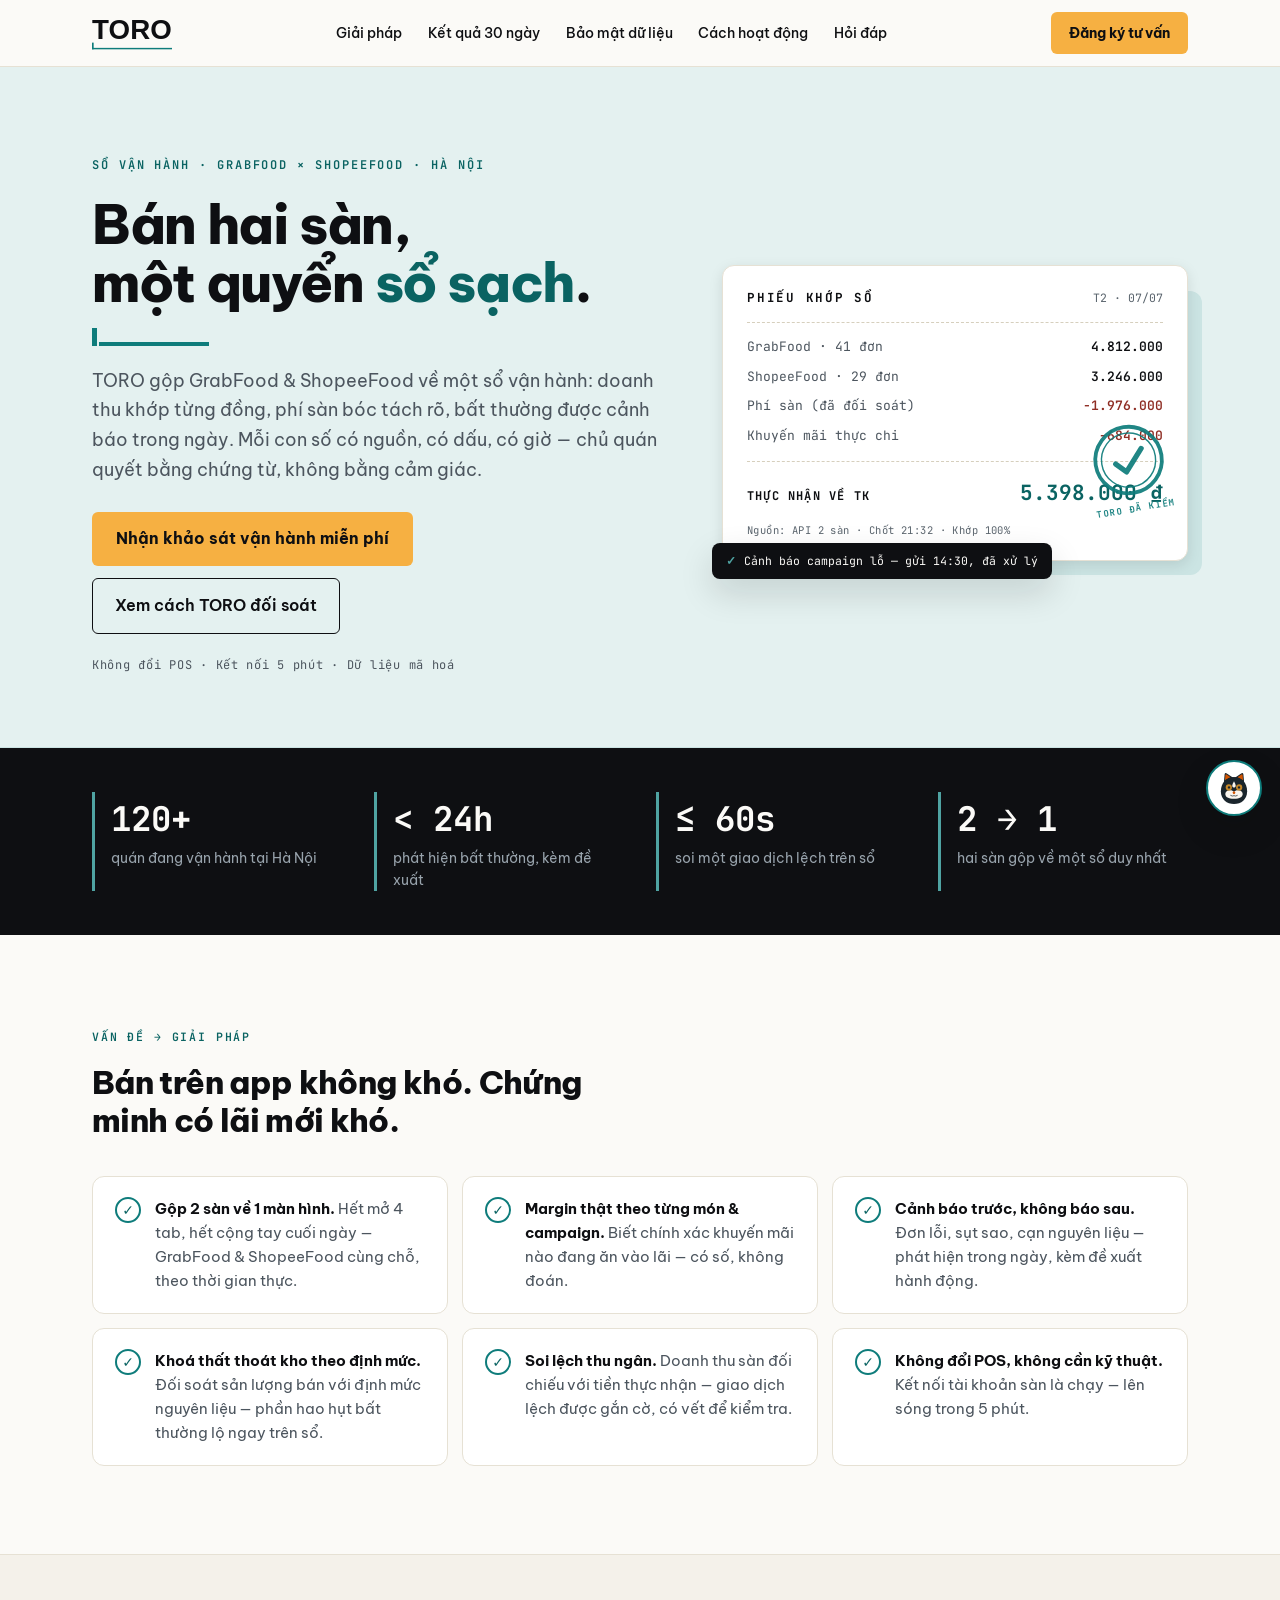
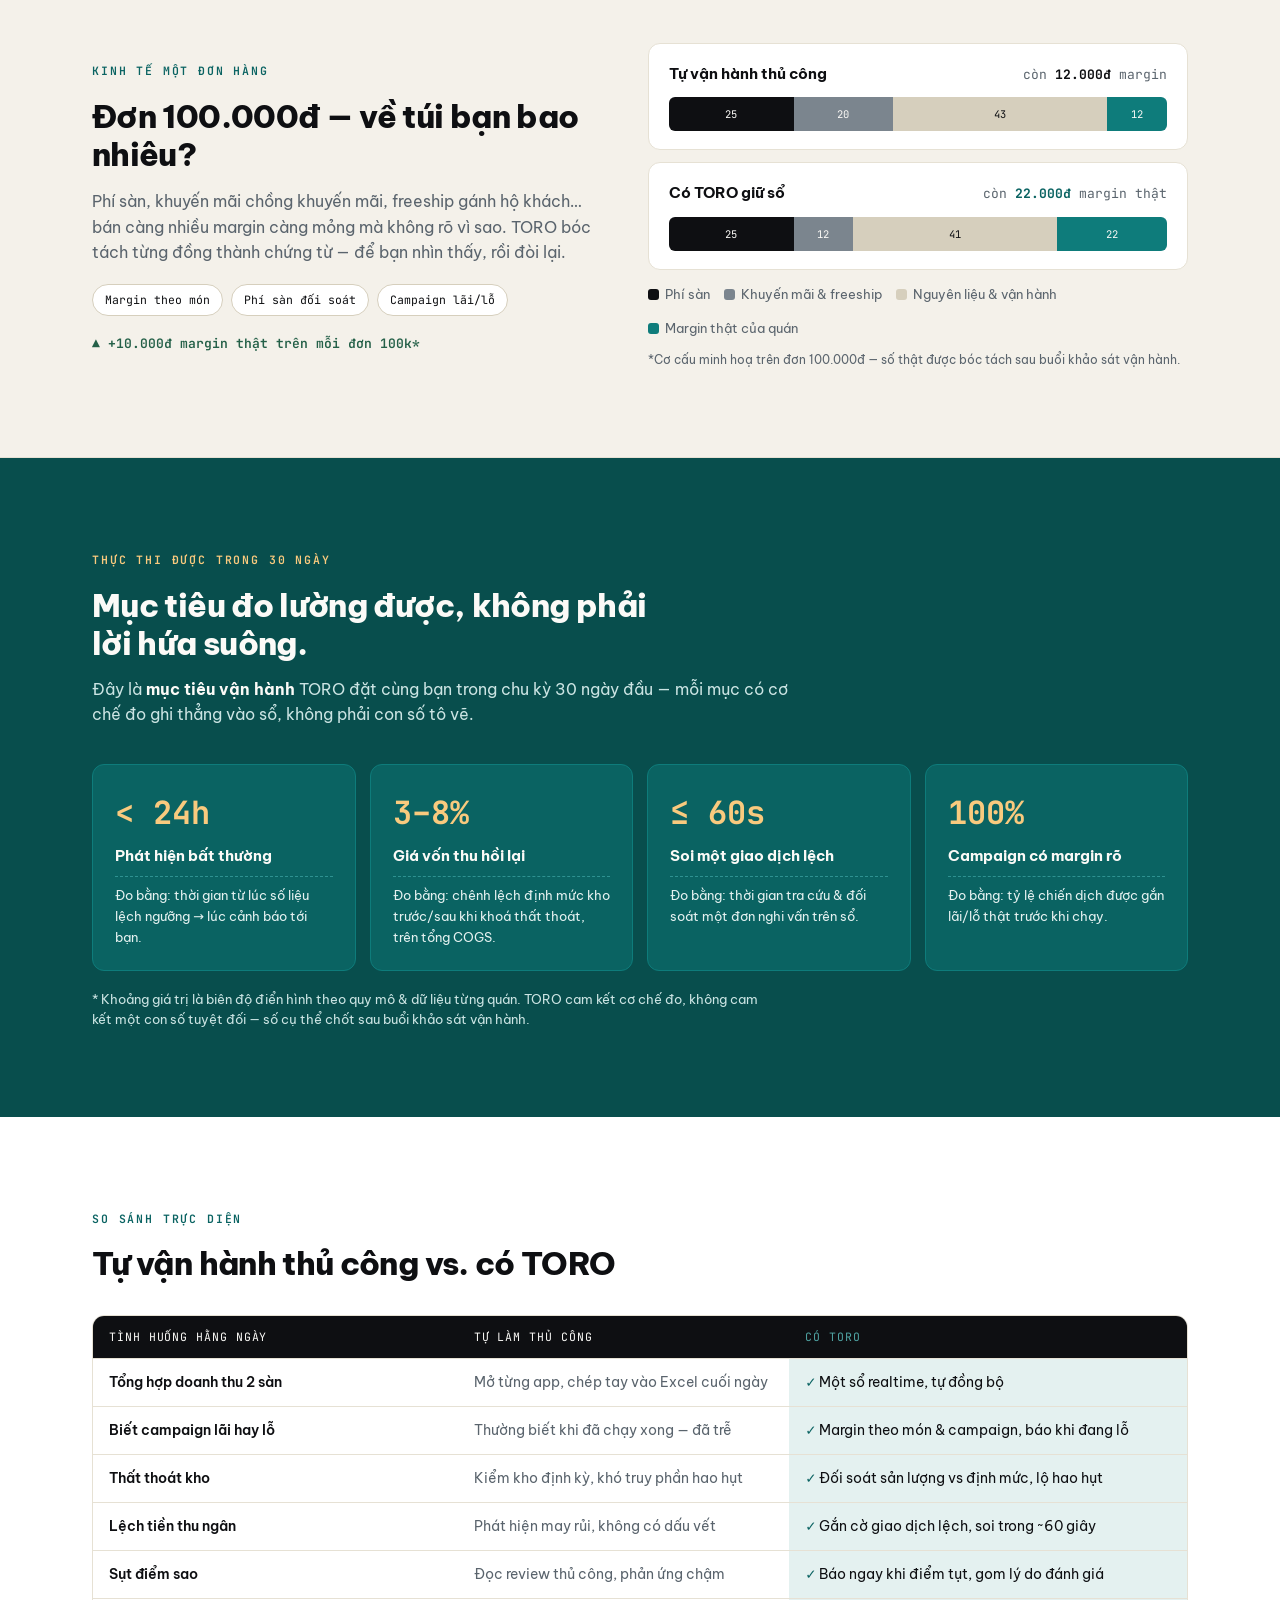
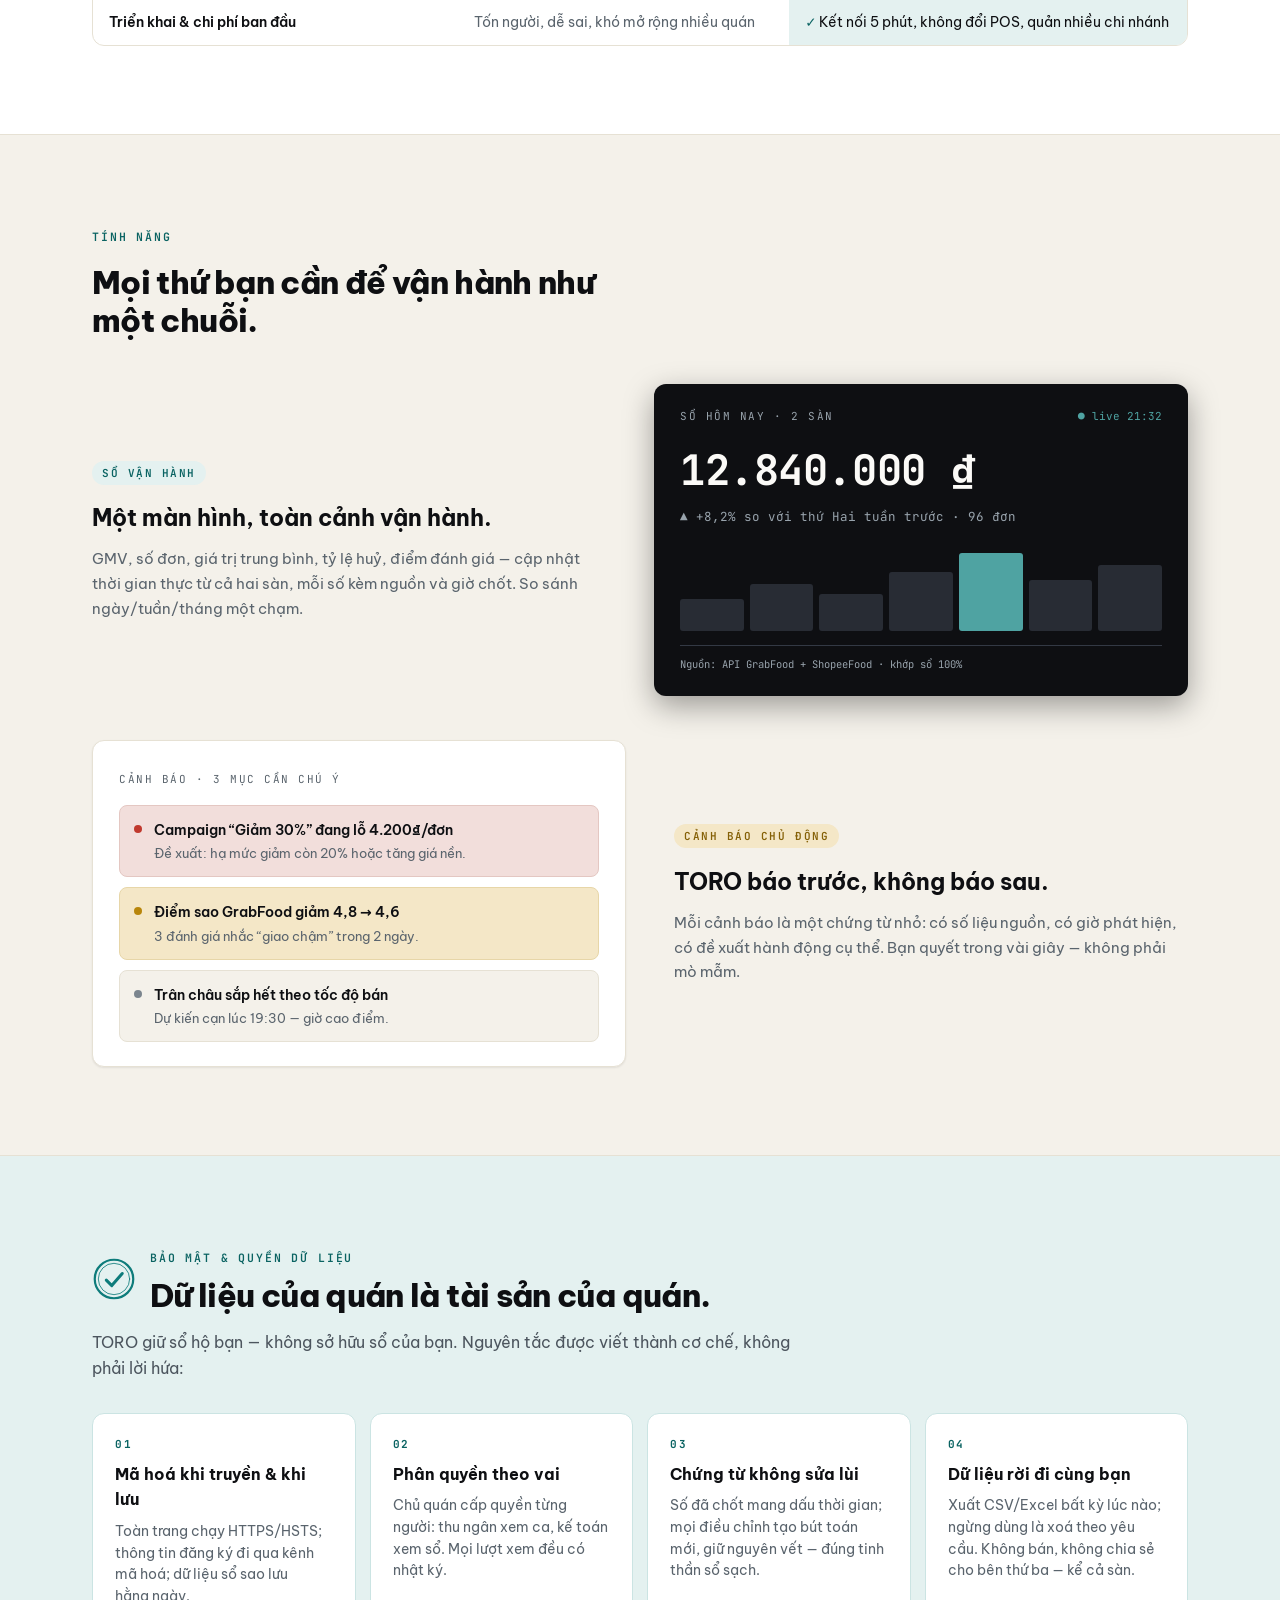
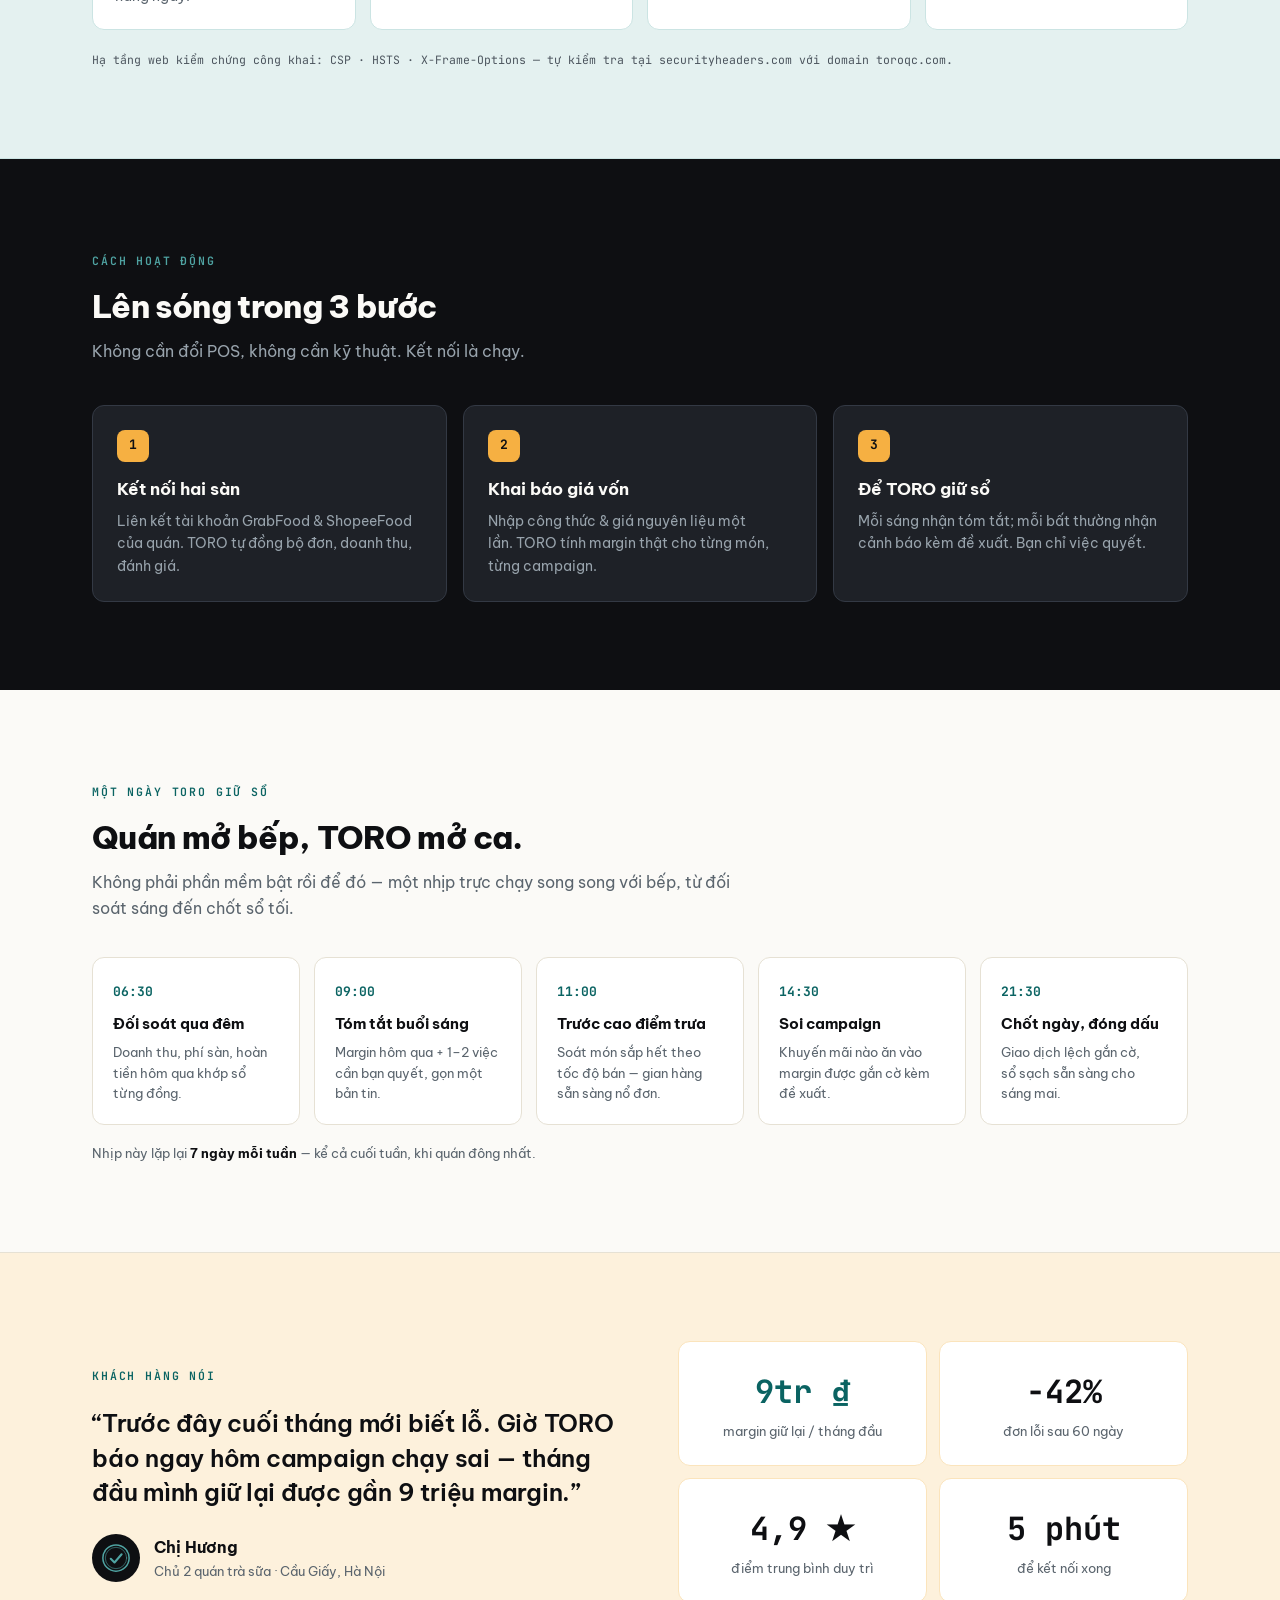
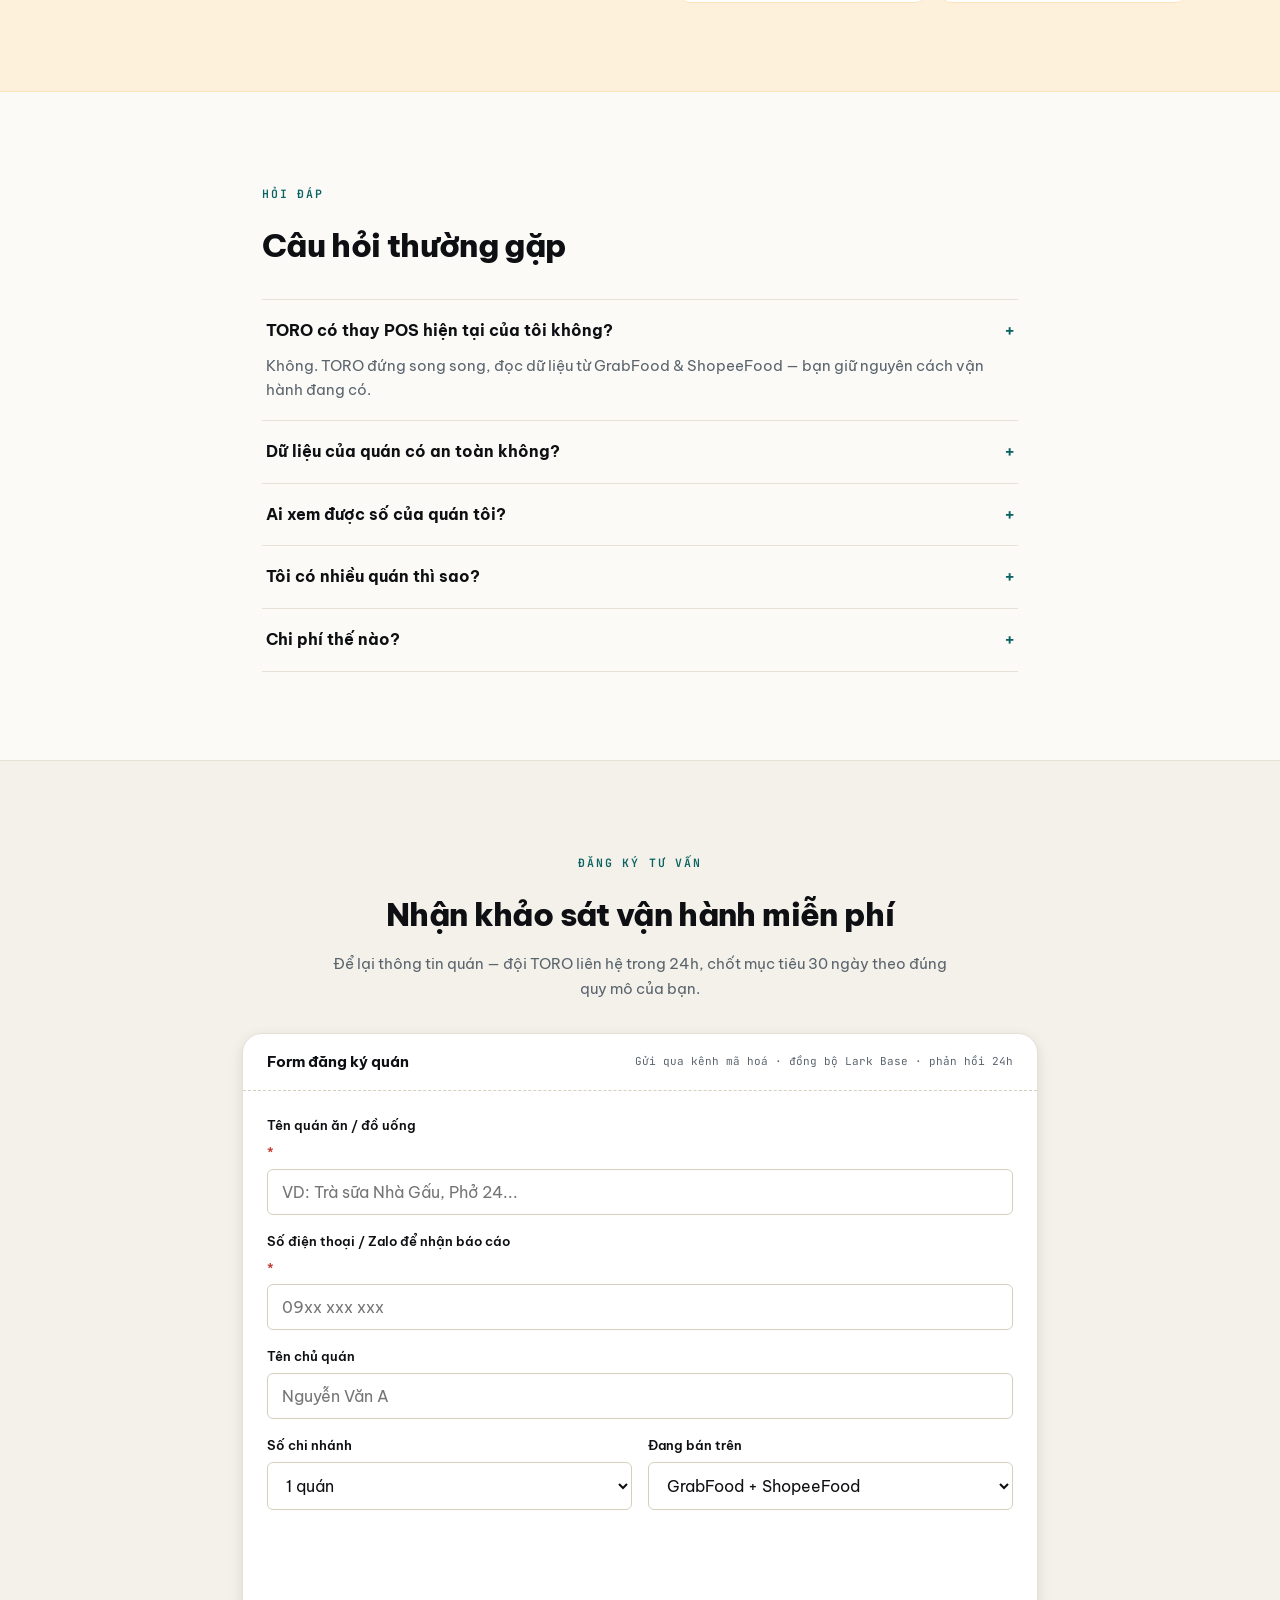
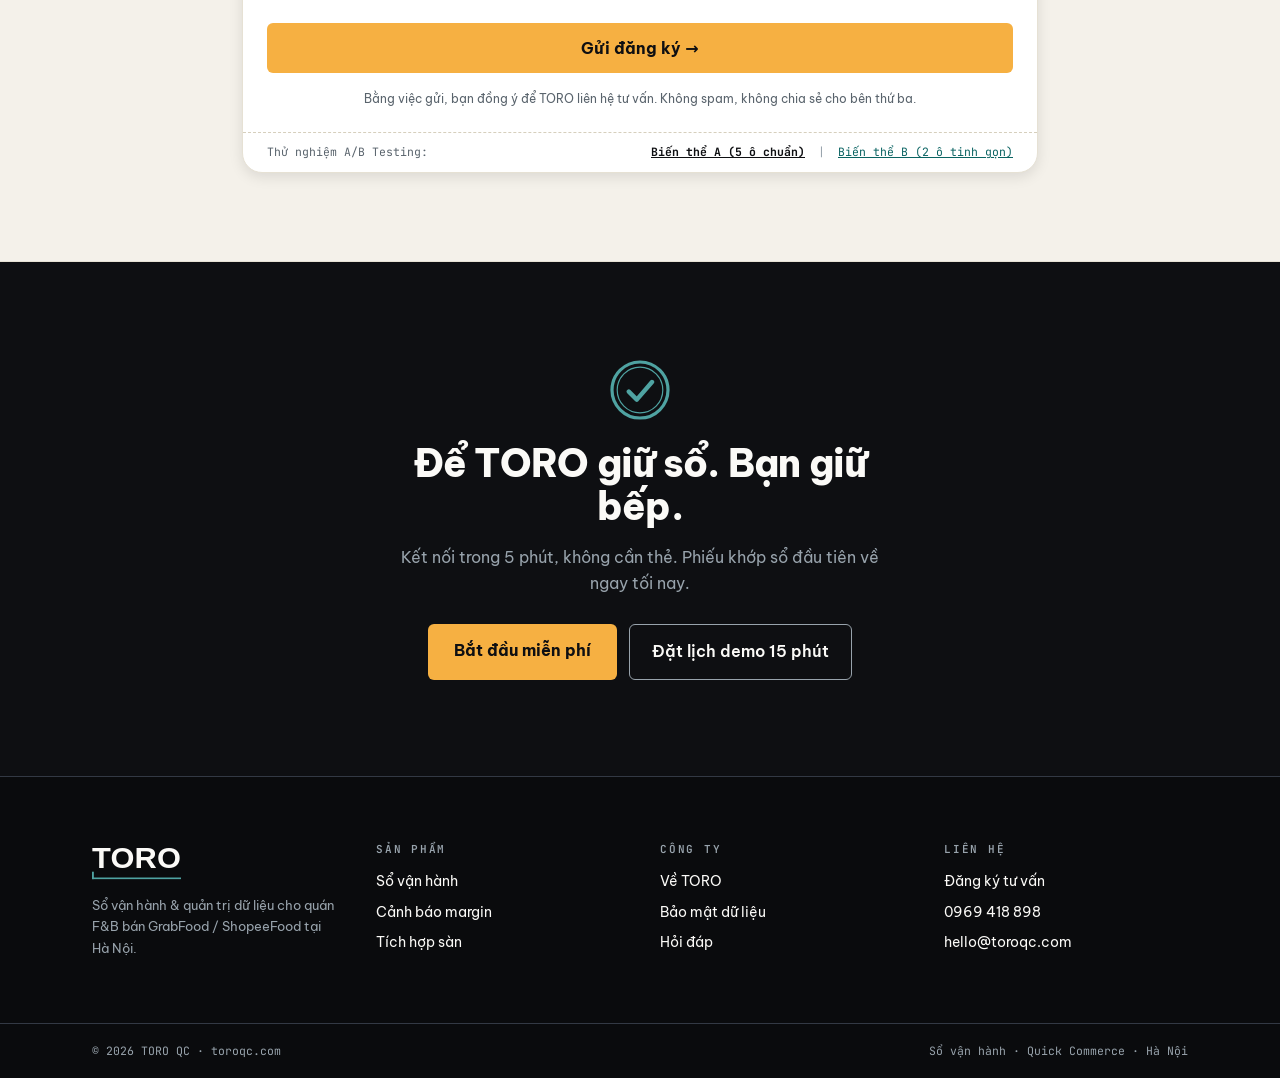
<file: index.html>
<!DOCTYPE html>
<html lang="vi">
<head>
  <meta charset="utf-8">
  <meta name="viewport" content="width=device-width, initial-scale=1">
  <title>TORO — Sổ vận hành cho quán bán GrabFood &amp; ShopeeFood</title>
  <meta name="description" content="TORO gộp GrabFood &amp; ShopeeFood về một sổ vận hành: doanh thu khớp từng đồng, phí sàn bóc tách rõ, bất thường được cảnh báo trong ngày.">
  <link rel="canonical" href="https://toroqc.com/">
  <link rel="icon" type="image/svg+xml" href="favicon.svg">
  <link rel="apple-touch-icon" href="favicon-180.png">
  <meta property="og:type" content="website">
  <meta property="og:url" content="https://toroqc.com/">
  <meta property="og:title" content="TORO — Bán hai sàn, một quyển sổ sạch">
  <meta property="og:description" content="Sổ vận hành &amp; quản trị dữ liệu cho quán F&amp;B bán GrabFood / ShopeeFood tại Hà Nội.">
  <meta property="og:image" content="https://toroqc.com/assets/og.png">
  <meta property="og:locale" content="vi_VN">
  <meta property="og:site_name" content="TORO">
  <link rel="preconnect" href="https://fonts.googleapis.com">
  <link rel="preconnect" href="https://fonts.gstatic.com" crossorigin>
  <link rel="stylesheet" href="https://fonts.googleapis.com/css2?family=Be+Vietnam+Pro:wght@400;500;600;700;800&family=JetBrains+Mono:wght@400;500;600;700&display=swap">
  <style>
/* ============================================================
   TORO — v5.0 CANONICAL TOKENS (toro-v5.css)
   Quick Commerce Enabler · Charcoal × Transformative Teal
   ------------------------------------------------------------
   Ratio: Charcoal 45 / Cloud 25 / Teal 18 / Saffron 9 / Cream 3
   Generated from tokens.json (W3C DTCG). Supersedes v4.0
   (_ds/…/styles.css — terracotta/oat) for all new v5 surfaces.
   Contrast audit: 2026-07-06 — body-text pairs ≥ 4.5:1.
   No gradients · no glow · tabular-nums on every numeric block.
   ============================================================ */

:root{
  /* ===== TIER 1 · PRIMITIVES ===== */

  /* Deep Charcoal · 45% structure & text */
  --charcoal-950:#0A0B0D;
  --charcoal-900:#0E0F12;  /* BASE */
  --charcoal-800:#15171C;
  --charcoal-700:#1E2127;  /* raised dark panel */
  --charcoal-600:#282C34;
  --charcoal-500:#333944;  /* hairline on dark */
  --charcoal-400:#485062;

  /* Steam Grey · neutral support */
  --steam-700:#3E464E;
  --steam-600:#4C555E;
  --steam-500:#5A646D;  /* secondary text on cloud — 5.9:1 */
  --steam-400:#7B858E;  /* decorative only */
  --steam-350:#98A3AC;  /* secondary TEXT on dark — 7:1 */
  --steam-300:#AEB7BE;
  --steam-200:#CFD5D9;

  /* Transformative Teal · 18% accent (WGSN CotY 2026 family) */
  --teal-700:#084E4D;
  --teal-600:#0A6362;  /* deep text / hover — 6.5:1 on cloud */
  --teal-500:#0E7C7B;  /* BASE — text-safe on cloud 4.8:1; white-on-teal 5.0:1 */
  --teal-400:#2E9291;
  --teal-300:#4FA3A2;  /* chart series / accent text on dark 6.4:1 */
  --teal-200:#CBE4E3;  /* tint surface */
  --teal-100:#E4F1F0;

  /* Saffron · 9% CTA & growth highlight (warm bridge) */
  --saffron-700:#8A5E0B;  /* saffron TEXT on light ≥4.5:1 */
  --saffron-600:#D9931F;  /* CTA hover fill */
  --saffron-500:#F6B042;  /* BASE CTA — always charcoal text (10:1) */
  --saffron-300:#F9CA7E;
  --saffron-200:#FBE4BC;
  --saffron-100:#FDF1DC;

  /* Cloud & Cream · light grounds */
  --cloud-50:#FDFDFB;
  --cloud:#FBFAF7;      /* 25% page ground — warm white (Cloud Dancer adjacent) */
  --cream:#F4F1EA;      /* 3% sunken data panel */
  --cream-200:#E6E1D4;  /* hairline on light */
  --cream-300:#D6CFBD;

  /* Functional · muted financial data states */
  --ok-600:#246048;  --ok-500:#2F7D58;  --ok-100:#DDEBE3;
  --warn-700:#856108; --warn-500:#B8860B; --warn-100:#F4E7C7;
  --bad-600:#8F2E25; --bad-500:#C0392E; --bad-100:#F2DEDB;
  --info-500:#3A6B8C;

  /* ===== TIER 2 · SEMANTIC ===== */
  --bg:var(--cloud);
  --bg-panel:#FFFFFF;
  --bg-sunken:var(--cream);
  --ink:var(--charcoal-900);      /* 17.6:1 on cloud */
  --ink-2:var(--steam-500);
  --line:var(--cream-200);
  --accent:var(--teal-500);
  --accent-deep:var(--teal-600);
  --accent-tint:var(--teal-100);
  --cta:var(--saffron-500);
  --cta-hover:var(--saffron-600);
  --on-cta:var(--charcoal-900);
  --link:var(--teal-600);

  --bg-dark:var(--charcoal-900);
  --bg-dark-raised:var(--charcoal-700);
  --ink-on-dark:var(--cloud);
  --ink2-on-dark:var(--steam-350);
  --line-dark:var(--charcoal-500);
  --accent-on-dark:var(--teal-300);

  /* logo / mascot recolor hooks */
  --mk-body:var(--charcoal-900);
  --mk-accent:var(--teal-500);

  /* ===== SPACE · 8px grid + brief aliases ===== */
  --sp-xs:4px; --sp-sm:8px; --sp-md:16px; --sp-lg:24px; --sp-xl:40px;
  --s4:4px; --s8:8px; --s12:12px; --s16:16px; --s24:24px;
  --s32:32px; --s40:40px; --s48:48px; --s64:64px; --s96:96px;
  --maxw:1160px;

  /* radii — v5 (brief) */
  --radius-sm:6px;   /* buttons, inputs */
  --radius:12px;     /* chips, small cards */
  --radius-md:12px;
  --radius-lg:20px;  /* large panels */
  --radius-pill:999px;

  /* elevation — low, charcoal-tinted, no glow */
  --shadow-sm:0 1px 2px rgba(10,11,13,.08);
  --shadow-md:0 4px 14px rgba(10,11,13,.10);
  --shadow-lg:0 14px 34px rgba(10,11,13,.14);
  --shadow-dark:0 10px 30px rgba(0,0,0,.36);

  /* ===== TYPE ===== */
  --font-display:'Be Vietnam Pro',system-ui,sans-serif;
  --font-body:'Be Vietnam Pro',system-ui,sans-serif;
  --font-mono:'JetBrains Mono',ui-monospace,'SFMono-Regular',Menlo,monospace; /* data + eyebrows */

  --text-hero:52px;
  --text-h1:40px;
  --text-h2:30px;
  --text-h3:24px;
  --text-lead:18px;
  --text-body:16px;
  --text-caption:13px;
  --text-metric:42px; /* tabular-nums required */

  /* motion — calm settle */
  --motion-fast:120ms;
  --motion-base:200ms;
  --motion-slow:320ms;
  --ease-calm:cubic-bezier(.22,.61,.36,1);
}

/* ===== RESET / BASE ===== */
*{box-sizing:border-box;}
html{scroll-behavior:smooth;}
:focus-visible{outline:2px solid var(--teal-600);outline-offset:2px;border-radius:2px;}
body{
  margin:0;background:var(--bg);color:var(--ink);
  font-family:var(--font-body);font-size:16px;line-height:1.6;
  -webkit-font-smoothing:antialiased;text-rendering:optimizeLegibility;
}
.tnum{font-variant-numeric:tabular-nums;}
img{max-width:100%;display:block;}
p{margin:0 0 1em;text-wrap:pretty;}

/* ── static-export additions ── */
:root{--coral:var(--teal-500);}
a{color:var(--teal-600);} a:hover{color:var(--teal-700);}
::selection{background:#CBE4E3;}
summary::-webkit-details-marker{display:none} summary{list-style:none;}
.nav-a:hover{color:var(--teal-600)!important;}
.btn-cta{transition:background var(--motion-base) var(--ease-calm);}
.btn-cta:hover{background:var(--saffron-600)!important;}
.btn-ghost:hover{background:#FFFFFF!important;}
.btn-ghost-dark:hover{border-color:var(--cloud)!important;color:var(--cloud)!important;}
.f-a:hover{color:var(--teal-300)!important;}
.zalo-float:hover{background:var(--teal-100)!important;}
@media(max-width:760px){.nav-desktop{display:none!important;}}
.sticky-cta{display:none;position:fixed;}
@media(max-width:760px){.sticky-cta.visible{display:block;}}
.form-success{text-align:center;padding:24px 8px;}
.form-success svg{margin:0 auto;display:block;}
.form-success .muted{color:var(--steam-500);}
@keyframes draw-check{to{stroke-dashoffset:0;}}
.field-error{color:var(--bad-600);font-size:12.5px;font-weight:600;}
</style>

  <script type="application/ld+json">
  {
    "@context": "https://schema.org",
    "@type": "ProfessionalService",
    "name": "TORO — Sổ vận hành GrabFood & ShopeeFood",
    "url": "https://toroqc.com/",
    "logo": "https://toroqc.com/exports/TORO_Lockup_3a_light.svg",
    "image": "https://toroqc.com/assets/og.png",
    "telephone": "+84969418898",
    "founder": {
      "@type": "Person",
      "name": "Lương Văn Trường"
    },
    "address": {
      "@type": "PostalAddress",
      "addressLocality": "Hà Nội",
      "addressCountry": "VN"
    },
    "description": "Dịch vụ tư vấn vận hành Quick Commerce, tối ưu Food Cost và đối soát phí sàn GrabFood & ShopeeFood cho các thương hiệu F&B.",
    "priceRange": "$$"
  }
  </script>
</head>
<body>
<div style="font-family:'Be Vietnam Pro',system-ui,sans-serif;color:var(--charcoal-900);background:var(--cloud);min-height:100vh">

  <!-- ═══════════ TOPBAR ═══════════ -->
  <div style="position:sticky;top:0;z-index:60;background:var(--cloud);border-bottom:1px solid var(--cream-200)">
    <div style="max-width:1160px;margin:0 auto;padding:12px clamp(16px,4vw,32px);display:flex;align-items:center;gap:20px">
      <a href="#top" style="display:flex;align-items:center;text-decoration:none;flex:none"><img src="exports/TORO_Lockup_3a_light.svg" alt="TORO — sổ vận hành" style="height:36px;width:auto"></a>
      
        <nav class="nav-desktop" aria-label="Điều hướng chính" style="display:flex;gap:clamp(12px,2vw,26px);margin-left:auto;font-size:14px;font-weight:500">
          <a href="#giaiphap" class="nav-a" style="text-decoration:none;color:var(--charcoal-900)">Giải pháp</a>
          <a href="#ketqua" class="nav-a" style="text-decoration:none;color:var(--charcoal-900)">Kết quả 30 ngày</a>
          <a href="#baomat" class="nav-a" style="text-decoration:none;color:var(--charcoal-900)">Bảo mật dữ liệu</a>
          <a href="#cachchay" class="nav-a" style="text-decoration:none;color:var(--charcoal-900)">Cách hoạt động</a>
          <a href="#hoidap" class="nav-a" style="text-decoration:none;color:var(--charcoal-900)">Hỏi đáp</a>
        </nav>
      
      <a href="#dangky" class="btn-cta" style="margin-left:auto;flex:none;background:var(--saffron-500);color:var(--charcoal-900);font-weight:700;font-size:14px;padding:10px 18px;border-radius:6px;text-decoration:none">Đăng ký tư vấn</a>
    </div>
  </div>

  <!-- ═══════════ HERO ═══════════ -->
  <header id="top" class="hero" style="background:var(--teal-100);border-bottom:1px solid var(--teal-200)">
    <div style="max-width:1160px;margin:0 auto;padding:clamp(40px,7vw,84px) clamp(16px,4vw,32px) clamp(44px,6vw,72px);display:flex;flex-wrap:wrap;gap:clamp(28px,5vw,64px);align-items:center">

      <div style="flex:1 1 460px;min-width:0">
        <span style="font-family:'JetBrains Mono',monospace;font-size:12px;font-weight:600;letter-spacing:.16em;text-transform:uppercase;color:var(--teal-600)">Sổ vận hành · GrabFood × ShopeeFood · Hà Nội</span>
        <h1 style="margin:18px 0 0;font-weight:800;font-size:clamp(32px,5.4vw,54px);line-height:1.08;letter-spacing:-.025em;text-wrap:balance">Bán hai sàn,<br>một quyển <span style="color:var(--teal-600)">sổ sạch</span>.</h1>
        <div style="display:flex;align-items:flex-end;gap:2px;margin-top:16px" aria-hidden="true"><span style="width:5px;height:18px;background:var(--teal-500)"></span><span style="width:110px;height:4px;background:var(--teal-500)"></span></div>
        <p style="margin:20px 0 0;font-size:clamp(16px,2vw,18px);line-height:1.65;color:var(--steam-600);max-width:52ch">TORO gộp GrabFood &amp; ShopeeFood về một sổ vận hành: doanh thu khớp từng đồng, phí sàn bóc tách rõ, bất thường được cảnh báo trong ngày. Mỗi con số có nguồn, có dấu, có giờ — chủ quán quyết bằng chứng từ, không bằng cảm giác.</p>
        <div style="display:flex;flex-wrap:wrap;gap:12px;margin-top:28px">
          <a href="#dangky" class="btn-cta" style="background:var(--saffron-500);color:var(--charcoal-900);font-weight:700;font-size:16px;padding:14px 24px;border-radius:6px;text-decoration:none">Nhận khảo sát vận hành miễn phí</a>
          <a href="#cachchay" class="btn-ghost" style="border:1.5px solid var(--charcoal-900);color:var(--charcoal-900);font-weight:600;font-size:16px;padding:14px 22px;border-radius:6px;text-decoration:none">Xem cách TORO đối soát</a>
        </div>
        <div style="margin-top:22px;font-family:'JetBrains Mono',monospace;font-size:12px;letter-spacing:.06em;color:var(--steam-600)">Không đổi POS · Kết nối 5 phút · Dữ liệu mã hoá</div>
      </div>

      <!-- Phiếu khớp sổ -->
      <div style="flex:1 1 360px;max-width:480px;position:relative;margin:0 auto">
        <div style="position:absolute;inset:26px -14px -14px 26px;background:var(--teal-200);border-radius:12px;border-left:5px solid var(--teal-500)" aria-hidden="true"></div>
        <div style="position:relative;background:#FFFFFF;border:1px solid var(--cream-200);border-radius:12px;box-shadow:var(--shadow-md);padding:22px 24px;font-family:'JetBrains Mono',monospace;font-variant-numeric:tabular-nums">
          <div style="display:flex;justify-content:space-between;align-items:baseline;gap:8px">
            <span style="font-size:12.5px;font-weight:700;letter-spacing:.14em;text-transform:uppercase">Phiếu khớp sổ</span>
            <span style="font-size:11.5px;color:var(--steam-500)">T2 · 07/07</span>
          </div>
          <div style="border-top:1.5px dashed var(--cream-300);margin:14px 0"></div>
          <div style="display:grid;gap:9px;font-size:13px">
            <div style="display:flex;justify-content:space-between;gap:10px"><span style="color:var(--steam-600)">GrabFood · 41 đơn</span><span style="font-weight:600">4.812.000</span></div>
            <div style="display:flex;justify-content:space-between;gap:10px"><span style="color:var(--steam-600)">ShopeeFood · 29 đơn</span><span style="font-weight:600">3.246.000</span></div>
            <div style="display:flex;justify-content:space-between;gap:10px"><span style="color:var(--steam-600)">Phí sàn (đã đối soát)</span><span style="font-weight:600;color:var(--bad-600)">−1.976.000</span></div>
            <div style="display:flex;justify-content:space-between;gap:10px"><span style="color:var(--steam-600)">Khuyến mãi thực chi</span><span style="font-weight:600;color:var(--bad-600)">−684.000</span></div>
          </div>
          <div style="border-top:1.5px dashed var(--cream-300);margin:14px 0"></div>
          <div style="display:flex;justify-content:space-between;align-items:baseline;gap:10px">
            <span style="font-size:12px;font-weight:700;letter-spacing:.1em;text-transform:uppercase">Thực nhận về TK</span>
            <span style="font-size:21px;font-weight:700;color:var(--teal-600)">5.398.000 ₫</span>
          </div>
          <div style="margin-top:12px;font-size:10.5px;color:var(--steam-500);letter-spacing:.04em">Nguồn: API 2 sàn · Chốt 21:32 · Khớp 100%</div>
          <div style="position:absolute;right:18px;bottom:44px;transform:rotate(-9deg);display:flex;flex-direction:column;align-items:center;gap:4px;opacity:.92" aria-hidden="true">
            <img src="exports/TORO_Stamp_teal.svg" alt="" style="width:76px;height:76px">
            <span style="font-size:9px;font-weight:700;letter-spacing:.18em;color:var(--teal-500)">TORO ĐÃ KIỂM</span>
          </div>
        </div>
        <div style="position:absolute;left:-10px;bottom:-18px;background:var(--charcoal-900);color:var(--cloud);border-radius:8px;padding:9px 14px;font-family:'JetBrains Mono',monospace;font-size:11.5px;box-shadow:var(--shadow-lg);display:flex;gap:8px;align-items:center"><span style="color:var(--teal-300);font-weight:700">✓</span>Cảnh báo campaign lỗ — gửi 14:30, đã xử lý</div>
      </div>
    </div>
  </header>
<main id="main-content">

  <!-- ═══════════ METRIC STRIP ═══════════ -->
  <section style="background:var(--charcoal-900)">
    <div style="max-width:1160px;margin:0 auto;padding:clamp(28px,4vw,44px) clamp(16px,4vw,32px);display:grid;grid-template-columns:repeat(auto-fit,minmax(200px,1fr));gap:clamp(18px,3vw,32px)">
      <div style="border-left:3px solid var(--teal-300);padding-left:16px"><div style="font-family:'JetBrains Mono',monospace;font-variant-numeric:tabular-nums;font-size:clamp(26px,3.4vw,34px);font-weight:700;color:var(--cloud)">120+</div><div style="font-size:13.5px;color:var(--steam-350);margin-top:2px">quán đang vận hành tại Hà Nội</div></div>
      <div style="border-left:3px solid var(--teal-300);padding-left:16px"><div style="font-family:'JetBrains Mono',monospace;font-variant-numeric:tabular-nums;font-size:clamp(26px,3.4vw,34px);font-weight:700;color:var(--cloud)">&lt; 24h</div><div style="font-size:13.5px;color:var(--steam-350);margin-top:2px">phát hiện bất thường, kèm đề xuất</div></div>
      <div style="border-left:3px solid var(--teal-300);padding-left:16px"><div style="font-family:'JetBrains Mono',monospace;font-variant-numeric:tabular-nums;font-size:clamp(26px,3.4vw,34px);font-weight:700;color:var(--cloud)">≤ 60s</div><div style="font-size:13.5px;color:var(--steam-350);margin-top:2px">soi một giao dịch lệch trên sổ</div></div>
      <div style="border-left:3px solid var(--teal-300);padding-left:16px"><div style="font-family:'JetBrains Mono',monospace;font-variant-numeric:tabular-nums;font-size:clamp(26px,3.4vw,34px);font-weight:700;color:var(--cloud)">2 → 1</div><div style="font-size:13.5px;color:var(--steam-350);margin-top:2px">hai sàn gộp về một sổ duy nhất</div></div>
    </div>
  </section>

  <!-- ═══════════ GIẢI PHÁP ═══════════ -->
  <section id="giaiphap" style="border-bottom:1px solid var(--cream-200)">
    <div style="max-width:1160px;margin:0 auto;padding:clamp(48px,7vw,88px) clamp(16px,4vw,32px)">
      <span style="font-family:'JetBrains Mono',monospace;font-size:11.5px;font-weight:600;letter-spacing:.16em;text-transform:uppercase;color:var(--teal-600)">Vấn đề → Giải pháp</span>
      <h2 style="margin:14px 0 0;font-size:clamp(24px,3.6vw,32px);font-weight:800;letter-spacing:-.02em;line-height:1.2;max-width:24ch">Bán trên app không khó. Chứng minh có lãi mới khó.</h2>
      <div style="margin-top:36px;display:grid;grid-template-columns:repeat(auto-fit,minmax(300px,1fr));gap:14px">
        <div style="background:#FFFFFF;border:1px solid var(--cream-200);border-radius:12px;padding:20px 22px;display:flex;gap:14px"><span style="flex:none;width:26px;height:26px;border-radius:50%;border:2px solid var(--teal-500);color:var(--teal-600);font-weight:700;font-size:14px;display:flex;align-items:center;justify-content:center">✓</span><span style="font-size:15px;line-height:1.6;color:var(--steam-600)"><b style="color:var(--charcoal-900)">Gộp 2 sàn về 1 màn hình.</b> Hết mở 4 tab, hết cộng tay cuối ngày — GrabFood &amp; ShopeeFood cùng chỗ, theo thời gian thực.</span></div>
        <div style="background:#FFFFFF;border:1px solid var(--cream-200);border-radius:12px;padding:20px 22px;display:flex;gap:14px"><span style="flex:none;width:26px;height:26px;border-radius:50%;border:2px solid var(--teal-500);color:var(--teal-600);font-weight:700;font-size:14px;display:flex;align-items:center;justify-content:center">✓</span><span style="font-size:15px;line-height:1.6;color:var(--steam-600)"><b style="color:var(--charcoal-900)">Margin thật theo từng món &amp; campaign.</b> Biết chính xác khuyến mãi nào đang ăn vào lãi — có số, không đoán.</span></div>
        <div style="background:#FFFFFF;border:1px solid var(--cream-200);border-radius:12px;padding:20px 22px;display:flex;gap:14px"><span style="flex:none;width:26px;height:26px;border-radius:50%;border:2px solid var(--teal-500);color:var(--teal-600);font-weight:700;font-size:14px;display:flex;align-items:center;justify-content:center">✓</span><span style="font-size:15px;line-height:1.6;color:var(--steam-600)"><b style="color:var(--charcoal-900)">Cảnh báo trước, không báo sau.</b> Đơn lỗi, sụt sao, cạn nguyên liệu — phát hiện trong ngày, kèm đề xuất hành động.</span></div>
        <div style="background:#FFFFFF;border:1px solid var(--cream-200);border-radius:12px;padding:20px 22px;display:flex;gap:14px"><span style="flex:none;width:26px;height:26px;border-radius:50%;border:2px solid var(--teal-500);color:var(--teal-600);font-weight:700;font-size:14px;display:flex;align-items:center;justify-content:center">✓</span><span style="font-size:15px;line-height:1.6;color:var(--steam-600)"><b style="color:var(--charcoal-900)">Khoá thất thoát kho theo định mức.</b> Đối soát sản lượng bán với định mức nguyên liệu — phần hao hụt bất thường lộ ngay trên sổ.</span></div>
        <div style="background:#FFFFFF;border:1px solid var(--cream-200);border-radius:12px;padding:20px 22px;display:flex;gap:14px"><span style="flex:none;width:26px;height:26px;border-radius:50%;border:2px solid var(--teal-500);color:var(--teal-600);font-weight:700;font-size:14px;display:flex;align-items:center;justify-content:center">✓</span><span style="font-size:15px;line-height:1.6;color:var(--steam-600)"><b style="color:var(--charcoal-900)">Soi lệch thu ngân.</b> Doanh thu sàn đối chiếu với tiền thực nhận — giao dịch lệch được gắn cờ, có vết để kiểm tra.</span></div>
        <div style="background:#FFFFFF;border:1px solid var(--cream-200);border-radius:12px;padding:20px 22px;display:flex;gap:14px"><span style="flex:none;width:26px;height:26px;border-radius:50%;border:2px solid var(--teal-500);color:var(--teal-600);font-weight:700;font-size:14px;display:flex;align-items:center;justify-content:center">✓</span><span style="font-size:15px;line-height:1.6;color:var(--steam-600)"><b style="color:var(--charcoal-900)">Không đổi POS, không cần kỹ thuật.</b> Kết nối tài khoản sàn là chạy — lên sóng trong 5 phút.</span></div>
      </div>
    </div>
  </section>

  <!-- ═══════════ KINH TẾ MỘT ĐƠN ═══════════ -->
  <section id="kinhte" style="background:var(--cream);border-bottom:1px solid var(--cream-200)">
    <div style="max-width:1160px;margin:0 auto;padding:clamp(48px,7vw,88px) clamp(16px,4vw,32px);display:flex;flex-wrap:wrap;gap:clamp(28px,5vw,56px);align-items:center">
      <div style="flex:1 1 380px">
        <span style="font-family:'JetBrains Mono',monospace;font-size:11.5px;font-weight:600;letter-spacing:.16em;text-transform:uppercase;color:var(--teal-600)">Kinh tế một đơn hàng</span>
        <h2 style="margin:14px 0 0;font-size:clamp(24px,3.6vw,32px);font-weight:800;letter-spacing:-.02em;line-height:1.2">Đơn 100.000đ — về túi bạn bao nhiêu?</h2>
        <p style="margin:16px 0 0;font-size:15.5px;line-height:1.65;color:var(--steam-500);max-width:50ch">Phí sàn, khuyến mãi chồng khuyến mãi, freeship gánh hộ khách… bán càng nhiều margin càng mỏng mà không rõ vì sao. TORO bóc tách từng đồng thành chứng từ — để bạn nhìn thấy, rồi đòi lại.</p>
        <div style="display:flex;flex-wrap:wrap;gap:8px;margin-top:18px">
          <span style="font-family:'JetBrains Mono',monospace;font-size:11.5px;background:#FFFFFF;border:1px solid var(--cream-300);border-radius:999px;padding:6px 12px">Margin theo món</span>
          <span style="font-family:'JetBrains Mono',monospace;font-size:11.5px;background:#FFFFFF;border:1px solid var(--cream-300);border-radius:999px;padding:6px 12px">Phí sàn đối soát</span>
          <span style="font-family:'JetBrains Mono',monospace;font-size:11.5px;background:#FFFFFF;border:1px solid var(--cream-300);border-radius:999px;padding:6px 12px">Campaign lãi/lỗ</span>
        </div>
        <div style="margin-top:18px;font-family:'JetBrains Mono',monospace;font-size:13px;font-weight:600;color:var(--ok-600)">▲ +10.000đ margin thật trên mỗi đơn 100k*</div>
      </div>
      <div style="flex:1 1 420px;min-width:0">
        <div style="background:#FFFFFF;border:1px solid var(--cream-200);border-radius:12px;padding:18px 20px">
          <div style="display:flex;justify-content:space-between;gap:10px;align-items:baseline;flex-wrap:wrap"><span style="font-weight:700;font-size:14.5px">Tự vận hành thủ công</span><span style="font-family:'JetBrains Mono',monospace;font-variant-numeric:tabular-nums;font-size:13px;color:var(--steam-500)">còn <b style="color:var(--charcoal-900)">12.000đ</b> margin</span></div>
          <div style="display:flex;height:34px;border-radius:6px;overflow:hidden;margin-top:12px;font-family:'JetBrains Mono',monospace;font-size:10.5px;color:var(--cloud)">
            <span style="flex:25;background:var(--charcoal-900);display:flex;align-items:center;justify-content:center">25</span>
            <span style="flex:20;background:var(--steam-400);display:flex;align-items:center;justify-content:center">20</span>
            <span style="flex:43;background:var(--cream-300);display:flex;align-items:center;justify-content:center;color:var(--charcoal-900)">43</span>
            <span style="flex:12;background:var(--teal-500);display:flex;align-items:center;justify-content:center">12</span>
          </div>
        </div>
        <div style="background:#FFFFFF;border:1px solid var(--cream-200);border-radius:12px;padding:18px 20px;margin-top:12px">
          <div style="display:flex;justify-content:space-between;gap:10px;align-items:baseline;flex-wrap:wrap"><span style="font-weight:700;font-size:14.5px">Có TORO giữ sổ</span><span style="font-family:'JetBrains Mono',monospace;font-variant-numeric:tabular-nums;font-size:13px;color:var(--steam-500)">còn <b style="color:var(--teal-600)">22.000đ</b> margin thật</span></div>
          <div style="display:flex;height:34px;border-radius:6px;overflow:hidden;margin-top:12px;font-family:'JetBrains Mono',monospace;font-size:10.5px;color:var(--cloud)">
            <span style="flex:25;background:var(--charcoal-900);display:flex;align-items:center;justify-content:center">25</span>
            <span style="flex:12;background:var(--steam-400);display:flex;align-items:center;justify-content:center">12</span>
            <span style="flex:41;background:var(--cream-300);display:flex;align-items:center;justify-content:center;color:var(--charcoal-900)">41</span>
            <span style="flex:22;background:var(--teal-500);display:flex;align-items:center;justify-content:center">22</span>
          </div>
        </div>
        <div style="display:flex;flex-wrap:wrap;gap:14px;margin-top:14px;font-size:12.5px;color:var(--steam-500)">
          <span style="display:flex;align-items:center;gap:6px"><i style="width:11px;height:11px;border-radius:3px;background:var(--charcoal-900)"></i>Phí sàn</span>
          <span style="display:flex;align-items:center;gap:6px"><i style="width:11px;height:11px;border-radius:3px;background:var(--steam-400)"></i>Khuyến mãi &amp; freeship</span>
          <span style="display:flex;align-items:center;gap:6px"><i style="width:11px;height:11px;border-radius:3px;background:var(--cream-300)"></i>Nguyên liệu &amp; vận hành</span>
          <span style="display:flex;align-items:center;gap:6px"><i style="width:11px;height:11px;border-radius:3px;background:var(--teal-500)"></i>Margin thật của quán</span>
        </div>
        <p style="margin:12px 0 0;font-size:12px;color:var(--steam-500)">*Cơ cấu minh hoạ trên đơn 100.000đ — số thật được bóc tách sau buổi khảo sát vận hành.</p>
      </div>
    </div>
  </section>

  <!-- ═══════════ KẾT QUẢ 30 NGÀY ═══════════ -->
  <section id="ketqua" style="background:var(--teal-700)">
    <div style="max-width:1160px;margin:0 auto;padding:clamp(48px,7vw,88px) clamp(16px,4vw,32px)">
      <span style="font-family:'JetBrains Mono',monospace;font-size:11.5px;font-weight:600;letter-spacing:.16em;text-transform:uppercase;color:var(--saffron-300)">Thực thi được trong 30 ngày</span>
      <h2 style="margin:14px 0 0;font-size:clamp(24px,3.6vw,32px);font-weight:800;letter-spacing:-.02em;line-height:1.2;max-width:26ch;color:var(--cloud)">Mục tiêu đo lường được, không phải lời hứa suông.</h2>
      <p style="margin:14px 0 0;font-size:15.5px;line-height:1.65;color:var(--teal-200);max-width:64ch">Đây là <b style="color:var(--cloud)">mục tiêu vận hành</b> TORO đặt cùng bạn trong chu kỳ 30 ngày đầu — mỗi mục có cơ chế đo ghi thẳng vào sổ, không phải con số tô vẽ.</p>
      <div style="margin-top:36px;display:grid;grid-template-columns:repeat(auto-fit,minmax(230px,1fr));gap:14px">
        <div style="background:var(--teal-600);border:1px solid var(--teal-500);border-radius:12px;padding:22px"><div style="font-family:'JetBrains Mono',monospace;font-variant-numeric:tabular-nums;font-size:32px;font-weight:700;color:var(--saffron-300)">&lt; 24h</div><div style="font-weight:700;font-size:15px;margin-top:6px;color:var(--cloud)">Phát hiện bất thường</div><div style="font-size:13px;line-height:1.6;color:var(--teal-100);margin-top:8px;border-top:1px dashed var(--teal-400);padding-top:8px">Đo bằng: thời gian từ lúc số liệu lệch ngưỡng → lúc cảnh báo tới bạn.</div></div>
        <div style="background:var(--teal-600);border:1px solid var(--teal-500);border-radius:12px;padding:22px"><div style="font-family:'JetBrains Mono',monospace;font-variant-numeric:tabular-nums;font-size:32px;font-weight:700;color:var(--saffron-300)">3–8%</div><div style="font-weight:700;font-size:15px;margin-top:6px;color:var(--cloud)">Giá vốn thu hồi lại</div><div style="font-size:13px;line-height:1.6;color:var(--teal-100);margin-top:8px;border-top:1px dashed var(--teal-400);padding-top:8px">Đo bằng: chênh lệch định mức kho trước/sau khi khoá thất thoát, trên tổng COGS.</div></div>
        <div style="background:var(--teal-600);border:1px solid var(--teal-500);border-radius:12px;padding:22px"><div style="font-family:'JetBrains Mono',monospace;font-variant-numeric:tabular-nums;font-size:32px;font-weight:700;color:var(--saffron-300)">≤ 60s</div><div style="font-weight:700;font-size:15px;margin-top:6px;color:var(--cloud)">Soi một giao dịch lệch</div><div style="font-size:13px;line-height:1.6;color:var(--teal-100);margin-top:8px;border-top:1px dashed var(--teal-400);padding-top:8px">Đo bằng: thời gian tra cứu &amp; đối soát một đơn nghi vấn trên sổ.</div></div>
        <div style="background:var(--teal-600);border:1px solid var(--teal-500);border-radius:12px;padding:22px"><div style="font-family:'JetBrains Mono',monospace;font-variant-numeric:tabular-nums;font-size:32px;font-weight:700;color:var(--saffron-300)">100%</div><div style="font-weight:700;font-size:15px;margin-top:6px;color:var(--cloud)">Campaign có margin rõ</div><div style="font-size:13px;line-height:1.6;color:var(--teal-100);margin-top:8px;border-top:1px dashed var(--teal-400);padding-top:8px">Đo bằng: tỷ lệ chiến dịch được gắn lãi/lỗ thật trước khi chạy.</div></div>
      </div>
      <p style="margin:18px 0 0;font-size:12.5px;color:var(--teal-200);max-width:76ch">* Khoảng giá trị là biên độ điển hình theo quy mô &amp; dữ liệu từng quán. TORO cam kết cơ chế đo, không cam kết một con số tuyệt đối — số cụ thể chốt sau buổi khảo sát vận hành.</p>
    </div>
  </section>

  <!-- ═══════════ SO SÁNH ═══════════ -->
  <section id="sosanh" style="background:#FFFFFF;border-bottom:1px solid var(--cream-200)">
    <div style="max-width:1160px;margin:0 auto;padding:clamp(48px,7vw,88px) clamp(16px,4vw,32px)">
      <span style="font-family:'JetBrains Mono',monospace;font-size:11.5px;font-weight:600;letter-spacing:.16em;text-transform:uppercase;color:var(--teal-600)">So sánh trực diện</span>
      <h2 style="margin:14px 0 0;font-size:clamp(24px,3.6vw,32px);font-weight:800;letter-spacing:-.02em;line-height:1.2">Tự vận hành thủ công vs. có TORO</h2>
      <div style="margin-top:32px;overflow-x:auto;-webkit-overflow-scrolling:touch">
        <div style="min-width:640px;border:1px solid var(--cream-200);border-radius:12px;overflow:hidden">
          <div style="display:grid;grid-template-columns:1.1fr 1fr 1.2fr;background:var(--charcoal-900);color:var(--cloud);font-family:'JetBrains Mono',monospace;font-size:11.5px;letter-spacing:.08em;text-transform:uppercase"><span style="padding:12px 16px">Tình huống hằng ngày</span><span style="padding:12px 16px">Tự làm thủ công</span><span style="padding:12px 16px;color:var(--teal-300)">Có TORO</span></div>
          <div style="display:grid;grid-template-columns:1.1fr 1fr 1.2fr;border-top:1px solid var(--cream-200);font-size:13.5px;line-height:1.55"><span style="padding:13px 16px;font-weight:600">Tổng hợp doanh thu 2 sàn</span><span style="padding:13px 16px;color:var(--steam-500)">Mở từng app, chép tay vào Excel cuối ngày</span><span style="padding:13px 16px;background:var(--teal-100);color:var(--charcoal-900)"><b style="color:var(--teal-600)">✓</b> Một sổ realtime, tự đồng bộ</span></div>
          <div style="display:grid;grid-template-columns:1.1fr 1fr 1.2fr;border-top:1px solid var(--cream-200);font-size:13.5px;line-height:1.55"><span style="padding:13px 16px;font-weight:600">Biết campaign lãi hay lỗ</span><span style="padding:13px 16px;color:var(--steam-500)">Thường biết khi đã chạy xong — đã trễ</span><span style="padding:13px 16px;background:var(--teal-100);color:var(--charcoal-900)"><b style="color:var(--teal-600)">✓</b> Margin theo món &amp; campaign, báo khi đang lỗ</span></div>
          <div style="display:grid;grid-template-columns:1.1fr 1fr 1.2fr;border-top:1px solid var(--cream-200);font-size:13.5px;line-height:1.55"><span style="padding:13px 16px;font-weight:600">Thất thoát kho</span><span style="padding:13px 16px;color:var(--steam-500)">Kiểm kho định kỳ, khó truy phần hao hụt</span><span style="padding:13px 16px;background:var(--teal-100);color:var(--charcoal-900)"><b style="color:var(--teal-600)">✓</b> Đối soát sản lượng vs định mức, lộ hao hụt</span></div>
          <div style="display:grid;grid-template-columns:1.1fr 1fr 1.2fr;border-top:1px solid var(--cream-200);font-size:13.5px;line-height:1.55"><span style="padding:13px 16px;font-weight:600">Lệch tiền thu ngân</span><span style="padding:13px 16px;color:var(--steam-500)">Phát hiện may rủi, không có dấu vết</span><span style="padding:13px 16px;background:var(--teal-100);color:var(--charcoal-900)"><b style="color:var(--teal-600)">✓</b> Gắn cờ giao dịch lệch, soi trong ~60 giây</span></div>
          <div style="display:grid;grid-template-columns:1.1fr 1fr 1.2fr;border-top:1px solid var(--cream-200);font-size:13.5px;line-height:1.55"><span style="padding:13px 16px;font-weight:600">Sụt điểm sao</span><span style="padding:13px 16px;color:var(--steam-500)">Đọc review thủ công, phản ứng chậm</span><span style="padding:13px 16px;background:var(--teal-100);color:var(--charcoal-900)"><b style="color:var(--teal-600)">✓</b> Báo ngay khi điểm tụt, gom lý do đánh giá</span></div>
          <div style="display:grid;grid-template-columns:1.1fr 1fr 1.2fr;border-top:1px solid var(--cream-200);font-size:13.5px;line-height:1.55"><span style="padding:13px 16px;font-weight:600">Triển khai &amp; chi phí ban đầu</span><span style="padding:13px 16px;color:var(--steam-500)">Tốn người, dễ sai, khó mở rộng nhiều quán</span><span style="padding:13px 16px;background:var(--teal-100);color:var(--charcoal-900)"><b style="color:var(--teal-600)">✓</b> Kết nối 5 phút, không đổi POS, quản nhiều chi nhánh</span></div>
        </div>
      </div>
    </div>
  </section>

  <!-- ═══════════ TÍNH NĂNG ═══════════ -->
  <section id="tinhnang" style="background:var(--cream);border-bottom:1px solid var(--cream-200)">
    <div style="max-width:1160px;margin:0 auto;padding:clamp(48px,7vw,88px) clamp(16px,4vw,32px)">
      <span style="font-family:'JetBrains Mono',monospace;font-size:11.5px;font-weight:600;letter-spacing:.16em;text-transform:uppercase;color:var(--teal-600)">Tính năng</span>
      <h2 style="margin:14px 0 0;font-size:clamp(24px,3.6vw,32px);font-weight:800;letter-spacing:-.02em;line-height:1.2;max-width:22ch">Mọi thứ bạn cần để vận hành như một chuỗi.</h2>

      <div style="margin-top:44px;display:flex;flex-wrap:wrap;gap:clamp(24px,4vw,48px);align-items:center">
        <div style="flex:1 1 380px">
          <span style="font-family:'JetBrains Mono',monospace;font-size:11px;font-weight:600;letter-spacing:.14em;text-transform:uppercase;background:var(--teal-100);color:var(--teal-600);padding:5px 10px;border-radius:999px">Sổ vận hành</span>
          <h3 style="margin:16px 0 10px;font-size:clamp(19px,2.6vw,23px);font-weight:700">Một màn hình, toàn cảnh vận hành.</h3>
          <p style="margin:0;font-size:15px;line-height:1.65;color:var(--steam-500)">GMV, số đơn, giá trị trung bình, tỷ lệ huỷ, điểm đánh giá — cập nhật thời gian thực từ cả hai sàn, mỗi số kèm nguồn và giờ chốt. So sánh ngày/tuần/tháng một chạm.</p>
        </div>
        <div style="flex:1 1 400px;background:var(--charcoal-900);border-radius:12px;padding:24px 26px;box-shadow:var(--shadow-dark)">
          <div style="display:flex;justify-content:space-between;align-items:center;gap:10px"><span style="font-family:'JetBrains Mono',monospace;font-size:11px;letter-spacing:.14em;text-transform:uppercase;color:var(--steam-350)">Sổ hôm nay · 2 sàn</span><span style="font-family:'JetBrains Mono',monospace;font-size:11px;color:var(--teal-300)">● live 21:32</span></div>
          <div style="font-family:'JetBrains Mono',monospace;font-variant-numeric:tabular-nums;font-size:clamp(30px,4vw,42px);font-weight:700;color:var(--cloud);margin:12px 0 2px;letter-spacing:-.01em">12.840.000 ₫</div>
          <div style="font-family:'JetBrains Mono',monospace;font-variant-numeric:tabular-nums;font-size:12.5px;color:var(--steam-350)">▲ +8,2% so với thứ Hai tuần trước · 96 đơn</div>
          <div style="display:flex;align-items:flex-end;gap:6px;height:84px;margin-top:20px" aria-hidden="true">
            <span style="flex:1;background:var(--charcoal-600);height:38%;border-radius:3px"></span>
            <span style="flex:1;background:var(--charcoal-600);height:56%;border-radius:3px"></span>
            <span style="flex:1;background:var(--charcoal-600);height:44%;border-radius:3px"></span>
            <span style="flex:1;background:var(--charcoal-600);height:70%;border-radius:3px"></span>
            <span style="flex:1;background:var(--teal-300);height:92%;border-radius:3px"></span>
            <span style="flex:1;background:var(--charcoal-600);height:60%;border-radius:3px"></span>
            <span style="flex:1;background:var(--charcoal-600);height:78%;border-radius:3px"></span>
          </div>
          <div style="margin-top:14px;border-top:1px solid var(--charcoal-500);padding-top:10px;font-family:'JetBrains Mono',monospace;font-size:10.5px;color:var(--steam-350)">Nguồn: API GrabFood + ShopeeFood · khớp sổ 100%</div>
        </div>
      </div>

      <div style="margin-top:44px;display:flex;flex-wrap:wrap-reverse;gap:clamp(24px,4vw,48px);align-items:center">
        <div style="flex:1 1 400px;background:#FFFFFF;border:1px solid var(--cream-200);border-radius:12px;padding:24px 26px;box-shadow:var(--shadow-sm)">
          <span style="font-family:'JetBrains Mono',monospace;font-size:11px;letter-spacing:.14em;text-transform:uppercase;color:var(--steam-500)">Cảnh báo · 3 mục cần chú ý</span>
          <div style="margin-top:14px;display:grid;gap:10px">
            <div style="display:flex;gap:12px;align-items:flex-start;padding:13px 14px;border-radius:8px;background:var(--bad-100);border:1px solid #E4C7C2"><span style="flex:none;width:8px;height:8px;border-radius:50%;background:var(--bad-500);margin-top:6px"></span><div><div style="font-weight:600;font-size:14px">Campaign “Giảm 30%” đang lỗ 4.200₫/đơn</div><div style="font-size:12.5px;color:var(--steam-500);margin-top:2px">Đề xuất: hạ mức giảm còn 20% hoặc tăng giá nền.</div></div></div>
            <div style="display:flex;gap:12px;align-items:flex-start;padding:13px 14px;border-radius:8px;background:var(--warn-100);border:1px solid #E7D6A8"><span style="flex:none;width:8px;height:8px;border-radius:50%;background:var(--warn-500);margin-top:6px"></span><div><div style="font-weight:600;font-size:14px">Điểm sao GrabFood giảm 4,8 → 4,6</div><div style="font-size:12.5px;color:var(--steam-500);margin-top:2px">3 đánh giá nhắc “giao chậm” trong 2 ngày.</div></div></div>
            <div style="display:flex;gap:12px;align-items:flex-start;padding:13px 14px;border-radius:8px;background:var(--cream);border:1px solid var(--cream-200)"><span style="flex:none;width:8px;height:8px;border-radius:50%;background:var(--steam-400);margin-top:6px"></span><div><div style="font-weight:600;font-size:14px">Trân châu sắp hết theo tốc độ bán</div><div style="font-size:12.5px;color:var(--steam-500);margin-top:2px">Dự kiến cạn lúc 19:30 — giờ cao điểm.</div></div></div>
          </div>
        </div>
        <div style="flex:1 1 380px">
          <span style="font-family:'JetBrains Mono',monospace;font-size:11px;font-weight:600;letter-spacing:.14em;text-transform:uppercase;background:var(--warn-100);color:var(--warn-700);padding:5px 10px;border-radius:999px">Cảnh báo chủ động</span>
          <h3 style="margin:16px 0 10px;font-size:clamp(19px,2.6vw,23px);font-weight:700">TORO báo trước, không báo sau.</h3>
          <p style="margin:0;font-size:15px;line-height:1.65;color:var(--steam-500)">Mỗi cảnh báo là một chứng từ nhỏ: có số liệu nguồn, có giờ phát hiện, có đề xuất hành động cụ thể. Bạn quyết trong vài giây — không phải mò mẫm.</p>
        </div>
      </div>
    </div>
  </section>

  <!-- ═══════════ BẢO MẬT & QUYỀN DỮ LIỆU ═══════════ -->
  <section id="baomat" style="background:var(--teal-100);border-bottom:1px solid var(--teal-200)">
    <div style="max-width:1160px;margin:0 auto;padding:clamp(48px,7vw,88px) clamp(16px,4vw,32px)">
      <div style="display:flex;align-items:center;gap:14px;flex-wrap:wrap">
        <img src="exports/TORO_Stamp_teal.svg" alt="Dấu đối soát TORO" style="width:44px;height:44px;flex:none">
        <div>
          <span style="font-family:'JetBrains Mono',monospace;font-size:11.5px;font-weight:600;letter-spacing:.16em;text-transform:uppercase;color:var(--teal-600)">Bảo mật &amp; quyền dữ liệu</span>
          <h2 style="margin:6px 0 0;font-size:clamp(24px,3.6vw,32px);font-weight:800;letter-spacing:-.02em;line-height:1.2">Dữ liệu của quán là tài sản của quán.</h2>
        </div>
      </div>
      <p style="margin:16px 0 0;font-size:15.5px;line-height:1.65;color:var(--steam-600);max-width:66ch">TORO giữ sổ hộ bạn — không sở hữu sổ của bạn. Nguyên tắc được viết thành cơ chế, không phải lời hứa:</p>
      <div style="margin-top:32px;display:grid;grid-template-columns:repeat(auto-fit,minmax(250px,1fr));gap:14px">
        <div style="background:#FFFFFF;border:1px solid var(--teal-200);border-radius:12px;padding:22px">
          <div style="font-family:'JetBrains Mono',monospace;font-size:11px;font-weight:700;letter-spacing:.14em;color:var(--teal-600)">01</div>
          <div style="font-weight:700;font-size:16px;margin-top:8px">Mã hoá khi truyền &amp; khi lưu</div>
          <p style="margin:8px 0 0;font-size:13.5px;line-height:1.6;color:var(--steam-500)">Toàn trang chạy HTTPS/HSTS; thông tin đăng ký đi qua kênh mã hoá; dữ liệu sổ sao lưu hằng ngày.</p>
        </div>
        <div style="background:#FFFFFF;border:1px solid var(--teal-200);border-radius:12px;padding:22px">
          <div style="font-family:'JetBrains Mono',monospace;font-size:11px;font-weight:700;letter-spacing:.14em;color:var(--teal-600)">02</div>
          <div style="font-weight:700;font-size:16px;margin-top:8px">Phân quyền theo vai</div>
          <p style="margin:8px 0 0;font-size:13.5px;line-height:1.6;color:var(--steam-500)">Chủ quán cấp quyền từng người: thu ngân xem ca, kế toán xem sổ. Mọi lượt xem đều có nhật ký.</p>
        </div>
        <div style="background:#FFFFFF;border:1px solid var(--teal-200);border-radius:12px;padding:22px">
          <div style="font-family:'JetBrains Mono',monospace;font-size:11px;font-weight:700;letter-spacing:.14em;color:var(--teal-600)">03</div>
          <div style="font-weight:700;font-size:16px;margin-top:8px">Chứng từ không sửa lùi</div>
          <p style="margin:8px 0 0;font-size:13.5px;line-height:1.6;color:var(--steam-500)">Số đã chốt mang dấu thời gian; mọi điều chỉnh tạo bút toán mới, giữ nguyên vết — đúng tinh thần sổ sạch.</p>
        </div>
        <div style="background:#FFFFFF;border:1px solid var(--teal-200);border-radius:12px;padding:22px">
          <div style="font-family:'JetBrains Mono',monospace;font-size:11px;font-weight:700;letter-spacing:.14em;color:var(--teal-600)">04</div>
          <div style="font-weight:700;font-size:16px;margin-top:8px">Dữ liệu rời đi cùng bạn</div>
          <p style="margin:8px 0 0;font-size:13.5px;line-height:1.6;color:var(--steam-500)">Xuất CSV/Excel bất kỳ lúc nào; ngừng dùng là xoá theo yêu cầu. Không bán, không chia sẻ cho bên thứ ba — kể cả sàn.</p>
        </div>
      </div>
      <div style="margin-top:20px;font-family:'JetBrains Mono',monospace;font-size:11.5px;line-height:1.7;color:var(--steam-600)">Hạ tầng web kiểm chứng công khai: CSP · HSTS · X-Frame-Options — tự kiểm tra tại securityheaders.com với domain toroqc.com.</div>
    </div>
  </section>

  <!-- ═══════════ CÁCH HOẠT ĐỘNG ═══════════ -->
  <section id="cachchay" style="background:var(--charcoal-900);color:var(--cloud)">
    <div style="max-width:1160px;margin:0 auto;padding:clamp(48px,7vw,88px) clamp(16px,4vw,32px)">
      <span style="font-family:'JetBrains Mono',monospace;font-size:11.5px;font-weight:600;letter-spacing:.16em;text-transform:uppercase;color:var(--teal-300)">Cách hoạt động</span>
      <h2 style="margin:14px 0 0;font-size:clamp(24px,3.6vw,32px);font-weight:800;letter-spacing:-.02em;line-height:1.2;color:var(--cloud)">Lên sóng trong 3 bước</h2>
      <p style="margin:14px 0 0;font-size:15.5px;line-height:1.65;color:var(--steam-350);max-width:50ch">Không cần đổi POS, không cần kỹ thuật. Kết nối là chạy.</p>
      <div style="margin-top:40px;display:grid;grid-template-columns:repeat(auto-fit,minmax(240px,1fr));gap:16px">
        <div style="background:var(--charcoal-700);border:1px solid var(--charcoal-500);border-radius:12px;padding:24px">
          <div style="font-family:'JetBrains Mono',monospace;font-size:13px;font-weight:700;color:var(--charcoal-900);background:var(--saffron-500);width:32px;height:32px;border-radius:8px;display:flex;align-items:center;justify-content:center">1</div>
          <div style="font-weight:700;font-size:16.5px;margin-top:14px;color:var(--cloud)">Kết nối hai sàn</div>
          <p style="margin:8px 0 0;font-size:14px;line-height:1.6;color:var(--steam-350)">Liên kết tài khoản GrabFood &amp; ShopeeFood của quán. TORO tự đồng bộ đơn, doanh thu, đánh giá.</p>
        </div>
        <div style="background:var(--charcoal-700);border:1px solid var(--charcoal-500);border-radius:12px;padding:24px">
          <div style="font-family:'JetBrains Mono',monospace;font-size:13px;font-weight:700;color:var(--charcoal-900);background:var(--saffron-500);width:32px;height:32px;border-radius:8px;display:flex;align-items:center;justify-content:center">2</div>
          <div style="font-weight:700;font-size:16.5px;margin-top:14px;color:var(--cloud)">Khai báo giá vốn</div>
          <p style="margin:8px 0 0;font-size:14px;line-height:1.6;color:var(--steam-350)">Nhập công thức &amp; giá nguyên liệu một lần. TORO tính margin thật cho từng món, từng campaign.</p>
        </div>
        <div style="background:var(--charcoal-700);border:1px solid var(--charcoal-500);border-radius:12px;padding:24px">
          <div style="font-family:'JetBrains Mono',monospace;font-size:13px;font-weight:700;color:var(--charcoal-900);background:var(--saffron-500);width:32px;height:32px;border-radius:8px;display:flex;align-items:center;justify-content:center">3</div>
          <div style="font-weight:700;font-size:16.5px;margin-top:14px;color:var(--cloud)">Để TORO giữ sổ</div>
          <p style="margin:8px 0 0;font-size:14px;line-height:1.6;color:var(--steam-350)">Mỗi sáng nhận tóm tắt; mỗi bất thường nhận cảnh báo kèm đề xuất. Bạn chỉ việc quyết.</p>
        </div>
      </div>
    </div>
  </section>

  <!-- ═══════════ MỘT NGÀY TORO GIỮ SỔ ═══════════ -->
  <section id="motngay" style="border-bottom:1px solid var(--cream-200)">
    <div style="max-width:1160px;margin:0 auto;padding:clamp(48px,7vw,88px) clamp(16px,4vw,32px)">
      <span style="font-family:'JetBrains Mono',monospace;font-size:11.5px;font-weight:600;letter-spacing:.16em;text-transform:uppercase;color:var(--teal-600)">Một ngày TORO giữ sổ</span>
      <h2 style="margin:14px 0 0;font-size:clamp(24px,3.6vw,32px);font-weight:800;letter-spacing:-.02em;line-height:1.2">Quán mở bếp, TORO mở ca.</h2>
      <p style="margin:14px 0 0;font-size:15.5px;line-height:1.65;color:var(--steam-500);max-width:60ch">Không phải phần mềm bật rồi để đó — một nhịp trực chạy song song với bếp, từ đối soát sáng đến chốt sổ tối.</p>
      <div style="margin-top:36px;display:grid;grid-template-columns:repeat(auto-fit,minmax(200px,1fr));gap:14px">
        <div style="background:#FFFFFF;border:1px solid var(--cream-200);border-radius:12px;padding:20px"><span style="font-family:'JetBrains Mono',monospace;font-variant-numeric:tabular-nums;font-size:13px;font-weight:700;color:var(--teal-600)">06:30</span><div style="font-weight:700;font-size:15px;margin-top:8px">Đối soát qua đêm</div><p style="margin:6px 0 0;font-size:13px;line-height:1.6;color:var(--steam-500)">Doanh thu, phí sàn, hoàn tiền hôm qua khớp sổ từng đồng.</p></div>
        <div style="background:#FFFFFF;border:1px solid var(--cream-200);border-radius:12px;padding:20px"><span style="font-family:'JetBrains Mono',monospace;font-variant-numeric:tabular-nums;font-size:13px;font-weight:700;color:var(--teal-600)">09:00</span><div style="font-weight:700;font-size:15px;margin-top:8px">Tóm tắt buổi sáng</div><p style="margin:6px 0 0;font-size:13px;line-height:1.6;color:var(--steam-500)">Margin hôm qua + 1–2 việc cần bạn quyết, gọn một bản tin.</p></div>
        <div style="background:#FFFFFF;border:1px solid var(--cream-200);border-radius:12px;padding:20px"><span style="font-family:'JetBrains Mono',monospace;font-variant-numeric:tabular-nums;font-size:13px;font-weight:700;color:var(--teal-600)">11:00</span><div style="font-weight:700;font-size:15px;margin-top:8px">Trước cao điểm trưa</div><p style="margin:6px 0 0;font-size:13px;line-height:1.6;color:var(--steam-500)">Soát món sắp hết theo tốc độ bán — gian hàng sẵn sàng nổ đơn.</p></div>
        <div style="background:#FFFFFF;border:1px solid var(--cream-200);border-radius:12px;padding:20px"><span style="font-family:'JetBrains Mono',monospace;font-variant-numeric:tabular-nums;font-size:13px;font-weight:700;color:var(--teal-600)">14:30</span><div style="font-weight:700;font-size:15px;margin-top:8px">Soi campaign</div><p style="margin:6px 0 0;font-size:13px;line-height:1.6;color:var(--steam-500)">Khuyến mãi nào ăn vào margin được gắn cờ kèm đề xuất.</p></div>
        <div style="background:#FFFFFF;border:1px solid var(--cream-200);border-radius:12px;padding:20px"><span style="font-family:'JetBrains Mono',monospace;font-variant-numeric:tabular-nums;font-size:13px;font-weight:700;color:var(--teal-600)">21:30</span><div style="font-weight:700;font-size:15px;margin-top:8px">Chốt ngày, đóng dấu</div><p style="margin:6px 0 0;font-size:13px;line-height:1.6;color:var(--steam-500)">Giao dịch lệch gắn cờ, sổ sạch sẵn sàng cho sáng mai.</p></div>
      </div>
      <p style="margin:18px 0 0;font-size:13px;color:var(--steam-500)">Nhịp này lặp lại <b style="color:var(--charcoal-900)">7 ngày mỗi tuần</b> — kể cả cuối tuần, khi quán đông nhất.</p>
    </div>
  </section>

  <!-- ═══════════ KHÁCH HÀNG ═══════════ -->
  <section id="khachhang" style="background:var(--saffron-100);border-bottom:1px solid var(--saffron-200)">
    <div style="max-width:1160px;margin:0 auto;padding:clamp(48px,7vw,88px) clamp(16px,4vw,32px);display:flex;flex-wrap:wrap;gap:clamp(28px,5vw,56px);align-items:center">
      <div style="flex:1 1 400px">
        <span style="font-family:'JetBrains Mono',monospace;font-size:11.5px;font-weight:600;letter-spacing:.16em;text-transform:uppercase;color:var(--teal-600)">Khách hàng nói</span>
        <p style="margin:18px 0 24px;font-size:clamp(19px,2.8vw,24px);line-height:1.45;font-weight:600;letter-spacing:-.01em;text-wrap:pretty">“Trước đây cuối tháng mới biết lỗ. Giờ TORO báo ngay hôm campaign chạy sai — tháng đầu mình giữ lại được gần 9 triệu margin.”</p>
        <div style="display:flex;align-items:center;gap:14px">
          <div style="width:48px;height:48px;border-radius:50%;background:var(--charcoal-900);display:flex;align-items:center;justify-content:center;flex:none"><img src="exports/TORO_Stamp_dark-bg.svg" alt="" style="width:30px;height:30px"></div>
          <div>
            <div style="font-weight:700">Chị Hương</div>
            <div style="font-size:13px;color:var(--steam-500)">Chủ 2 quán trà sữa · Cầu Giấy, Hà Nội</div>
          </div>
        </div>
      </div>
      <div style="flex:1 1 380px;display:grid;grid-template-columns:repeat(2,1fr);gap:12px">
        <div style="background:#FFFFFF;border:1px solid var(--saffron-200);border-radius:12px;padding:24px 14px;text-align:center"><div style="font-family:'JetBrains Mono',monospace;font-variant-numeric:tabular-nums;font-size:clamp(24px,3vw,32px);font-weight:700;color:var(--teal-600)">9tr ₫</div><div style="font-size:12.5px;color:var(--steam-500);margin-top:4px">margin giữ lại / tháng đầu</div></div>
        <div style="background:#FFFFFF;border:1px solid var(--saffron-200);border-radius:12px;padding:24px 14px;text-align:center"><div style="font-family:'JetBrains Mono',monospace;font-variant-numeric:tabular-nums;font-size:clamp(24px,3vw,32px);font-weight:700">−42%</div><div style="font-size:12.5px;color:var(--steam-500);margin-top:4px">đơn lỗi sau 60 ngày</div></div>
        <div style="background:#FFFFFF;border:1px solid var(--saffron-200);border-radius:12px;padding:24px 14px;text-align:center"><div style="font-family:'JetBrains Mono',monospace;font-variant-numeric:tabular-nums;font-size:clamp(24px,3vw,32px);font-weight:700">4,9 ★</div><div style="font-size:12.5px;color:var(--steam-500);margin-top:4px">điểm trung bình duy trì</div></div>
        <div style="background:#FFFFFF;border:1px solid var(--saffron-200);border-radius:12px;padding:24px 14px;text-align:center"><div style="font-family:'JetBrains Mono',monospace;font-variant-numeric:tabular-nums;font-size:clamp(24px,3vw,32px);font-weight:700">5 phút</div><div style="font-size:12.5px;color:var(--steam-500);margin-top:4px">để kết nối xong</div></div>
      </div>
    </div>
  </section>

  <!-- ═══════════ HỎI ĐÁP ═══════════ -->
  <section id="hoidap" style="border-bottom:1px solid var(--cream-200)">
    <div style="max-width:820px;margin:0 auto;padding:clamp(48px,7vw,88px) clamp(16px,4vw,32px)">
      <span style="font-family:'JetBrains Mono',monospace;font-size:11.5px;font-weight:600;letter-spacing:.16em;text-transform:uppercase;color:var(--teal-600)">Hỏi đáp</span>
      <h2 style="margin:14px 0 0;font-size:clamp(24px,3.6vw,32px);font-weight:800;letter-spacing:-.02em">Câu hỏi thường gặp</h2>
      <div style="margin-top:28px;display:grid">
        <details open style="border-top:1px solid var(--cream-200);padding:18px 4px">
          <summary style="font-weight:700;font-size:15.5px;cursor:pointer;display:flex;justify-content:space-between;gap:12px;align-items:baseline">TORO có thay POS hiện tại của tôi không?<span style="color:var(--teal-600);font-family:'JetBrains Mono',monospace;flex:none">+</span></summary>
          <p style="margin:10px 0 0;font-size:14.5px;line-height:1.65;color:var(--steam-500)">Không. TORO đứng song song, đọc dữ liệu từ GrabFood &amp; ShopeeFood — bạn giữ nguyên cách vận hành đang có.</p>
        </details>
        <details style="border-top:1px solid var(--cream-200);padding:18px 4px">
          <summary style="font-weight:700;font-size:15.5px;cursor:pointer;display:flex;justify-content:space-between;gap:12px;align-items:baseline">Dữ liệu của quán có an toàn không?<span style="color:var(--teal-600);font-family:'JetBrains Mono',monospace;flex:none">+</span></summary>
          <p style="margin:10px 0 0;font-size:14.5px;line-height:1.65;color:var(--steam-500)">Có — và không chỉ là lời hứa: mã hoá khi truyền &amp; khi lưu, phân quyền theo vai, nhật ký truy cập, xuất dữ liệu bất kỳ lúc nào. Xem đủ cơ chế ở mục <a href="#baomat">Bảo mật &amp; quyền dữ liệu</a>.</p>
        </details>
        <details style="border-top:1px solid var(--cream-200);padding:18px 4px">
          <summary style="font-weight:700;font-size:15.5px;cursor:pointer;display:flex;justify-content:space-between;gap:12px;align-items:baseline">Ai xem được số của quán tôi?<span style="color:var(--teal-600);font-family:'JetBrains Mono',monospace;flex:none">+</span></summary>
          <p style="margin:10px 0 0;font-size:14.5px;line-height:1.65;color:var(--steam-500)">Chỉ bạn và người bạn cấp quyền. Mỗi vai (thu ngân, kế toán, quản lý ca) thấy đúng phần việc của mình; mọi lượt xem đều được ghi nhật ký.</p>
        </details>
        <details style="border-top:1px solid var(--cream-200);padding:18px 4px">
          <summary style="font-weight:700;font-size:15.5px;cursor:pointer;display:flex;justify-content:space-between;gap:12px;align-items:baseline">Tôi có nhiều quán thì sao?<span style="color:var(--teal-600);font-family:'JetBrains Mono',monospace;flex:none">+</span></summary>
          <p style="margin:10px 0 0;font-size:14.5px;line-height:1.65;color:var(--steam-500)">TORO quản nhiều chi nhánh trong một tài khoản — xem tổng hợp hoặc tách từng quán. Chị Hương ở trên đang dùng cho 2 quán.</p>
        </details>
        <details style="border-top:1px solid var(--cream-200);border-bottom:1px solid var(--cream-200);padding:18px 4px">
          <summary style="font-weight:700;font-size:15.5px;cursor:pointer;display:flex;justify-content:space-between;gap:12px;align-items:baseline">Chi phí thế nào?<span style="color:var(--teal-600);font-family:'JetBrains Mono',monospace;flex:none">+</span></summary>
          <p style="margin:10px 0 0;font-size:14.5px;line-height:1.65;color:var(--steam-500)">Bắt đầu miễn phí để xem sổ &amp; cảnh báo cơ bản. Gói trả phí mở phân tích margin theo món &amp; báo cáo chuyên sâu. Đăng ký tư vấn để nhận báo giá theo quy mô quán.</p>
        </details>
      </div>
    </div>
  </section>

  <!-- ═══════════ ĐĂNG KÝ ═══════════ -->
    <section id="dangky" style="background:var(--cream);border-bottom:1px solid var(--cream-200)">
    <div style="max-width:860px;margin:0 auto;padding:clamp(48px,7vw,88px) clamp(16px,4vw,32px)">
      <div style="text-align:center;max-width:56ch;margin:0 auto 32px">
        <span id="form-badge" style="font-family:'JetBrains Mono',monospace;font-size:11.5px;font-weight:600;letter-spacing:.16em;text-transform:uppercase;color:var(--teal-600)">Đăng ký tư vấn</span>
        <h2 id="form-title" style="margin:14px 0 0;font-size:clamp(24px,3.6vw,32px);font-weight:800;letter-spacing:-.02em">Nhận khảo sát vận hành miễn phí</h2>
        <p id="form-desc" style="margin:12px 0 0;font-size:15px;line-height:1.65;color:var(--steam-500)">Để lại thông tin quán — đội TORO liên hệ trong 24h, chốt mục tiêu 30 ngày theo đúng quy mô của bạn.</p>
      </div>
      <div style="background:#FFFFFF;border:1px solid var(--cream-200);border-radius:20px;box-shadow:var(--shadow-md);overflow:hidden">
        <div style="padding:16px 24px;border-bottom:1px dashed var(--cream-300);display:flex;justify-content:space-between;gap:10px;flex-wrap:wrap;align-items:center">
          <span id="form-card-title" style="font-weight:700;font-size:15px">Form đăng ký quán</span>
          <span style="font-family:'JetBrains Mono',monospace;font-size:11px;color:var(--steam-500)">Gửi qua kênh mã hoá · đồng bộ Lark Base · phản hồi 24h</span>
        </div>
        <form id="toro-form" class="lark-body" novalidate style="padding:24px;display:grid;gap:16px">
          <!-- 2 TRƯỜNG CỐT LÕI (Ưu tiên hàng đầu cho Biến thể B - Tinh gọn) -->
          <div id="row-shop-name">
            <label for="shop-name" style="display:grid;gap:6px;font-size:13px;font-weight:600">Tên quán ăn / đồ uống <span style="color:var(--bad-500)">*</span>
              <input id="shop-name" name="shop_name" type="text" placeholder="VD: Trà sữa Nhà Gấu, Phở 24..." autocomplete="organization" style="font-family:'Be Vietnam Pro',system-ui,sans-serif;font-size:16px;padding:12px 14px;border:1px solid var(--cream-300);border-radius:6px;background:#FFFFFF;color:var(--charcoal-900);width:100%">
            </label>
          </div>
          <div id="row-owner-phone">
            <label for="owner-phone" style="display:grid;gap:6px;font-size:13px;font-weight:600">Số điện thoại / Zalo để nhận báo cáo <span style="color:var(--bad-500)">*</span>
              <input id="owner-phone" name="owner_phone" type="tel" inputmode="numeric" placeholder="09xx xxx xxx" autocomplete="tel" style="font-family:'Be Vietnam Pro',system-ui,sans-serif;font-size:16px;padding:12px 14px;border:1px solid var(--cream-300);border-radius:6px;background:#FFFFFF;color:var(--charcoal-900);width:100%">
            </label>
          </div>

          <!-- CÁC TRƯỜNG MỞ RỘNG (Chỉ hiển thị đầy đủ ở Biến thể A) -->
          <div id="extra-fields" style="display:grid;gap:16px">
            <label for="owner-name" style="display:grid;gap:6px;font-size:13px;font-weight:600">Tên chủ quán
              <input id="owner-name" name="owner_name" type="text" placeholder="Nguyễn Văn A" autocomplete="name" style="font-family:'Be Vietnam Pro',system-ui,sans-serif;font-size:16px;padding:12px 14px;border:1px solid var(--cream-300);border-radius:6px;background:#FFFFFF;color:var(--charcoal-900);width:100%">
            </label>
            <div style="display:grid;grid-template-columns:repeat(auto-fit,minmax(240px,1fr));gap:16px">
              <label for="branch-count" style="display:grid;gap:6px;font-size:13px;font-weight:600">Số chi nhánh
                <select id="branch-count" name="branch_count" style="font-family:'Be Vietnam Pro',system-ui,sans-serif;font-size:16px;padding:12px 14px;border:1px solid var(--cream-300);border-radius:6px;background:#FFFFFF;color:var(--charcoal-900);width:100%">
                  <option value="1">1 quán</option><option value="2-3">2–3 quán</option><option value="4-9">4–9 quán</option><option value="10+">10+ quán</option>
                </select>
              </label>
              <label for="platform-select" style="display:grid;gap:6px;font-size:13px;font-weight:600">Đang bán trên
                <select id="platform-select" name="platform" style="font-family:'Be Vietnam Pro',system-ui,sans-serif;font-size:16px;padding:12px 14px;border:1px solid var(--cream-300);border-radius:6px;background:#FFFFFF;color:var(--charcoal-900);width:100%">
                  <option value="both">GrabFood + ShopeeFood</option><option value="grab">Chỉ GrabFood</option><option value="shopee">Chỉ ShopeeFood</option><option value="none">Chưa bán trên app</option>
                </select>
              </label>
            </div>
          </div>

          <!-- Cloudflare Turnstile Explicit Container (Chống Spam Bot) -->
          <div id="turnstile-container" class="cf-turnstile-wrapper" style="margin-bottom: 1rem; min-height: 65px;"></div>
          <button id="form-submit-btn" type="submit" class="btn-cta" style="background:var(--saffron-500);color:var(--charcoal-900);font-family:'Be Vietnam Pro',system-ui,sans-serif;font-weight:700;font-size:16px;padding:15px 24px;border:none;border-radius:6px;cursor:pointer">Gửi đăng ký →</button>
          
          <p id="form-guarantee" style="margin:0;font-size:12px;line-height:1.6;color:var(--steam-500);text-align:center">Bằng việc gửi, bạn đồng ý để TORO liên hệ tư vấn. Không spam, không chia sẻ cho bên thứ ba.</p>
        </form>

        <!-- THANH ĐIỀU HƯỚNG A/B TESTING TRỰC QUAN (Cho anh Trường kiểm tra 2 biến thể) -->
        <div style="padding:10px 24px;background:var(--cream-100);border-top:1px dashed var(--cream-300);display:flex;justify-content:space-between;align-items:center;flex-wrap:wrap;gap:8px;font-family:'JetBrains Mono',monospace;font-size:11.5px;color:var(--steam-500)">
          <span>Thử nghiệm A/B Testing:</span>
          <div>
            <a href="javascript:void(0)" id="switch-variant-a" style="color:var(--teal-600);text-decoration:underline;cursor:pointer">Biến thể A (5 ô chuẩn)</a>
            <span style="margin:0 6px;color:var(--steam-350)">|</span>
            <a href="javascript:void(0)" id="switch-variant-b" style="color:var(--teal-600);text-decoration:underline;cursor:pointer">Biến thể B (2 ô tinh gọn)</a>
          </div>
        </div>
      </div>
    </div>
  </section>

  <!-- ═══════════ CTA CUỐI ═══════════ -->
  <section style="background:var(--charcoal-900)">
    <div style="max-width:1160px;margin:0 auto;padding:clamp(56px,8vw,96px) clamp(16px,4vw,32px);text-align:center">
      <img src="exports/TORO_Stamp_dark-bg.svg" alt="" style="width:64px;height:64px;margin:0 auto 20px">
      <h2 style="margin:0 auto;font-size:clamp(26px,4.2vw,38px);font-weight:800;letter-spacing:-.02em;line-height:1.15;color:var(--cloud);max-width:18ch">Để TORO giữ sổ. Bạn giữ bếp.</h2>
      <p style="margin:16px auto 0;font-size:15.5px;line-height:1.65;color:var(--steam-350);max-width:46ch">Kết nối trong 5 phút, không cần thẻ. Phiếu khớp sổ đầu tiên về ngay tối nay.</p>
      <div style="display:flex;gap:12px;flex-wrap:wrap;justify-content:center;margin-top:28px">
        <a href="#dangky" class="btn-cta" style="background:var(--saffron-500);color:var(--charcoal-900);font-weight:700;font-size:16px;padding:14px 26px;border-radius:6px;text-decoration:none">Bắt đầu miễn phí</a>
        <a href="#dangky" class="btn-ghost-dark" style="border:1.5px solid var(--steam-350);color:var(--cloud);font-weight:600;font-size:16px;padding:14px 22px;border-radius:6px;text-decoration:none">Đặt lịch demo 15 phút</a>
      </div>
    </div>
  </section>

  <!-- ═══════════ FOOTER ═══════════ -->
  </main>
<footer style="background:var(--charcoal-950);color:var(--cloud);border-top:1px solid var(--charcoal-500)">
    <div style="max-width:1160px;margin:0 auto;padding:clamp(40px,6vw,64px) clamp(16px,4vw,32px);display:grid;grid-template-columns:repeat(auto-fit,minmax(200px,1fr));gap:clamp(24px,4vw,40px)">
      <div style="grid-column:span 1">
        <img src="exports/TORO_Lockup_3a_dark-bg.svg" alt="TORO" style="height:40px;width:auto">
        <p style="margin:14px 0 0;font-size:13px;line-height:1.65;color:var(--steam-350);max-width:30ch">Sổ vận hành &amp; quản trị dữ liệu cho quán F&amp;B bán GrabFood / ShopeeFood tại Hà Nội.</p>
      </div>
      <div>
        <div style="font-family:'JetBrains Mono',monospace;font-size:11px;font-weight:600;letter-spacing:.16em;text-transform:uppercase;color:var(--steam-350);margin-bottom:12px">Sản phẩm</div>
        <div style="display:grid;gap:8px;font-size:14px"><a href="#tinhnang" class="f-a" style="color:var(--cloud);text-decoration:none">Sổ vận hành</a><a href="#tinhnang" class="f-a" style="color:var(--cloud);text-decoration:none">Cảnh báo margin</a><a href="#cachchay" class="f-a" style="color:var(--cloud);text-decoration:none">Tích hợp sàn</a></div>
      </div>
      <div>
        <div style="font-family:'JetBrains Mono',monospace;font-size:11px;font-weight:600;letter-spacing:.16em;text-transform:uppercase;color:var(--steam-350);margin-bottom:12px">Công ty</div>
        <div style="display:grid;gap:8px;font-size:14px"><a href="#giaiphap" class="f-a" style="color:var(--cloud);text-decoration:none">Về TORO</a><a href="#baomat" class="f-a" style="color:var(--cloud);text-decoration:none">Bảo mật dữ liệu</a><a href="#hoidap" class="f-a" style="color:var(--cloud);text-decoration:none">Hỏi đáp</a></div>
      </div>
      <div>
        <div style="font-family:'JetBrains Mono',monospace;font-size:11px;font-weight:600;letter-spacing:.16em;text-transform:uppercase;color:var(--steam-350);margin-bottom:12px">Liên hệ</div>
        <div style="display:grid;gap:8px;font-size:14px"><a href="#dangky" class="f-a" style="color:var(--cloud);text-decoration:none">Đăng ký tư vấn</a><a href="tel:+84969418898" class="f-a" style="color:var(--cloud);text-decoration:none">0969 418 898</a><a href="mailto:hello@toroqc.com" class="f-a" style="color:var(--cloud);text-decoration:none">hello@toroqc.com</a></div>
      </div>
    </div>
    <div style="border-top:1px solid var(--charcoal-500)">
      <div style="max-width:1160px;margin:0 auto;padding:18px clamp(16px,4vw,32px);display:flex;justify-content:space-between;gap:12px;flex-wrap:wrap;font-family:'JetBrains Mono',monospace;font-size:11.5px;color:var(--steam-350)">
        <span>© 2026 TORO QC · toroqc.com</span>
        <span>Sổ vận hành · Quick Commerce · Hà Nội</span>
      </div>
    </div>
  </footer>

  <!-- ═══════════ STICKY CTA MOBILE ═══════════ -->
  
    <div id="stickyCta" class="sticky-cta" aria-hidden="true" style="left:0;right:0;bottom:0;z-index:70;background:var(--cloud);border-top:1px solid var(--cream-200);padding:10px 14px;box-shadow:0 -6px 20px rgba(10,11,13,.10)">
      <a href="#dangky" class="btn-cta" style="display:flex;justify-content:center;background:var(--saffron-500);color:var(--charcoal-900);font-weight:700;font-size:15.5px;padding:13px 20px;border-radius:6px;text-decoration:none">Nhận khảo sát vận hành miễn phí</a>
    </div>
  

  <!-- ═══════════ ZALO FLOAT ═══════════ -->
  
    <a href="https://zalo.me/0969418898" class="zalo-float" aria-label="Chat Zalo với TORO" style="position:fixed;right:18px;bottom:84px;z-index:70;width:56px;height:56px;border-radius:50%;background:#FFFFFF;border:2px solid var(--teal-500);box-shadow:var(--shadow-lg);display:flex;align-items:center;justify-content:center;text-decoration:none">
      <img src="exports/TORO_Mascot_To_Head_Light.svg" alt="" style="width:40px;height:40px">
    </a>
  

</div>
<script src="https://challenges.cloudflare.com/turnstile/v0/api.js?render=explicit" async defer></script>
<script src="assets/main.js?v=cro-v2" defer></script>
</body>
</html>
</file>
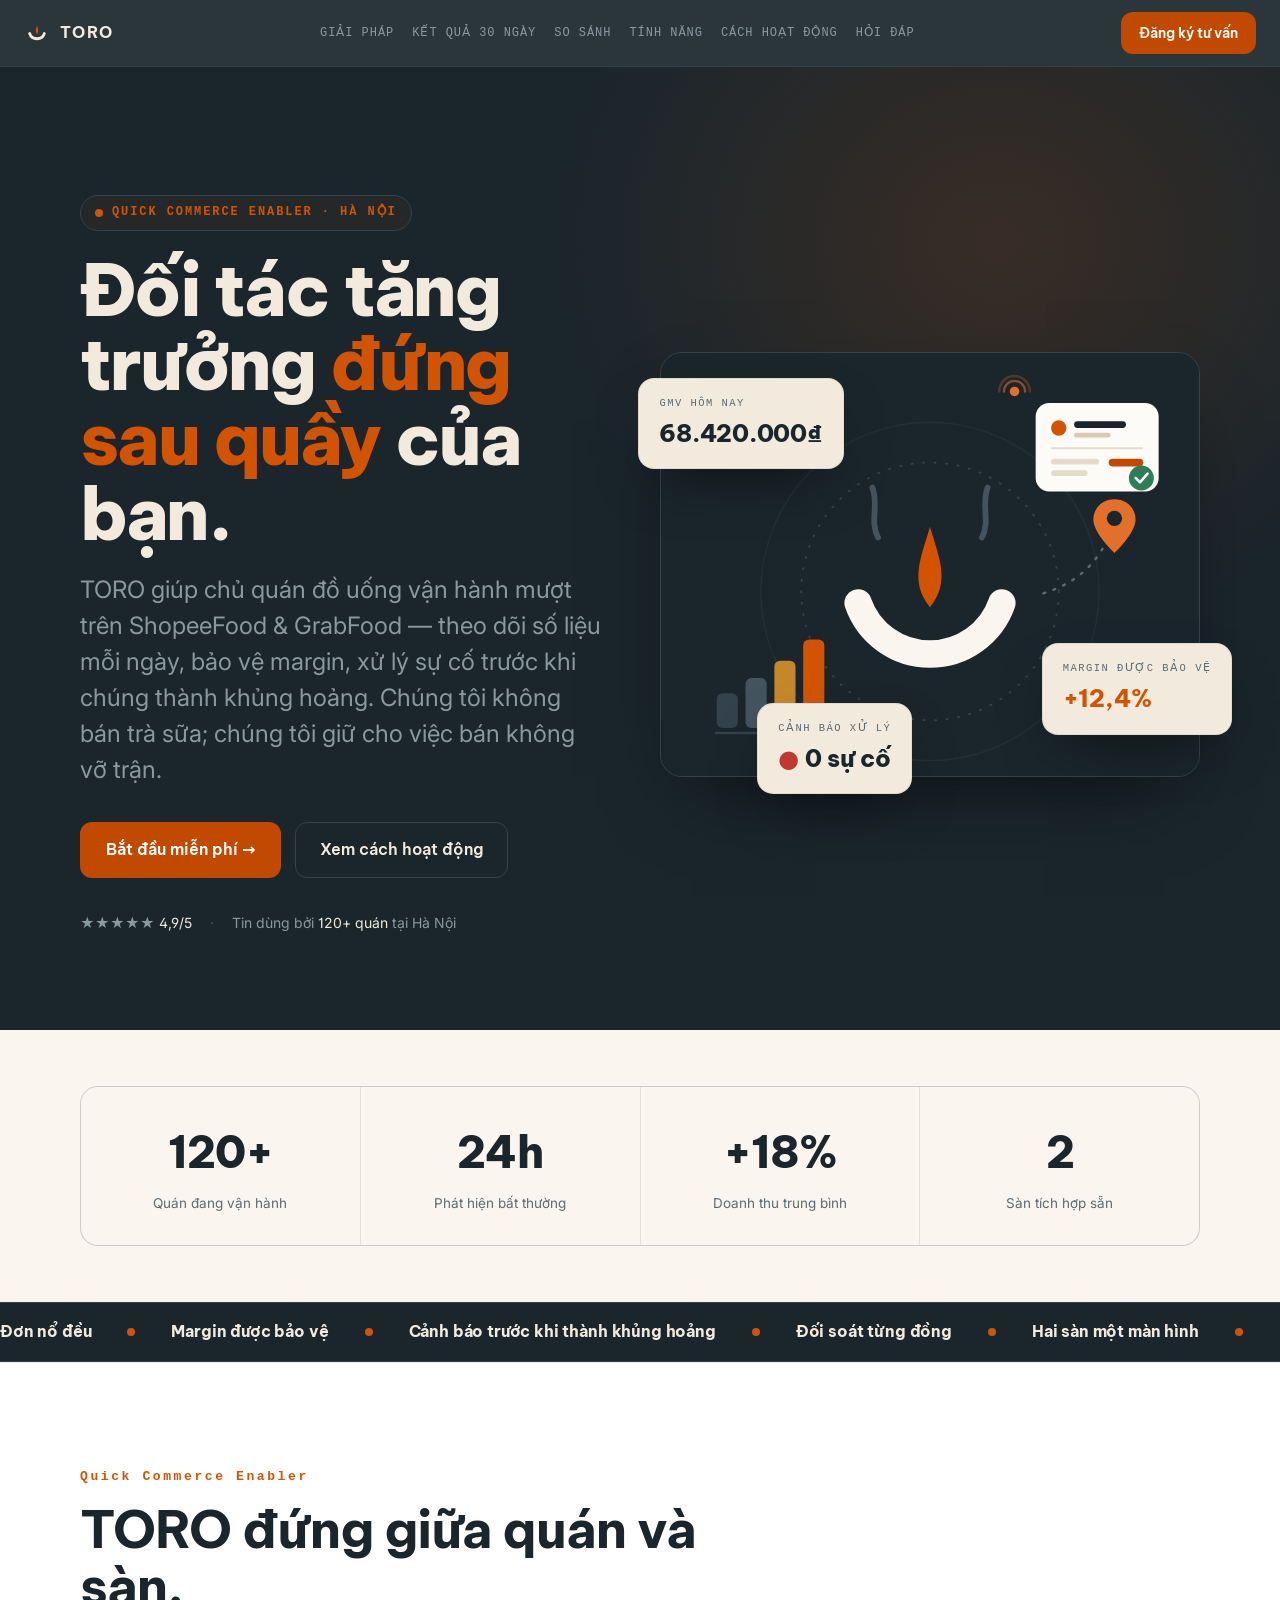
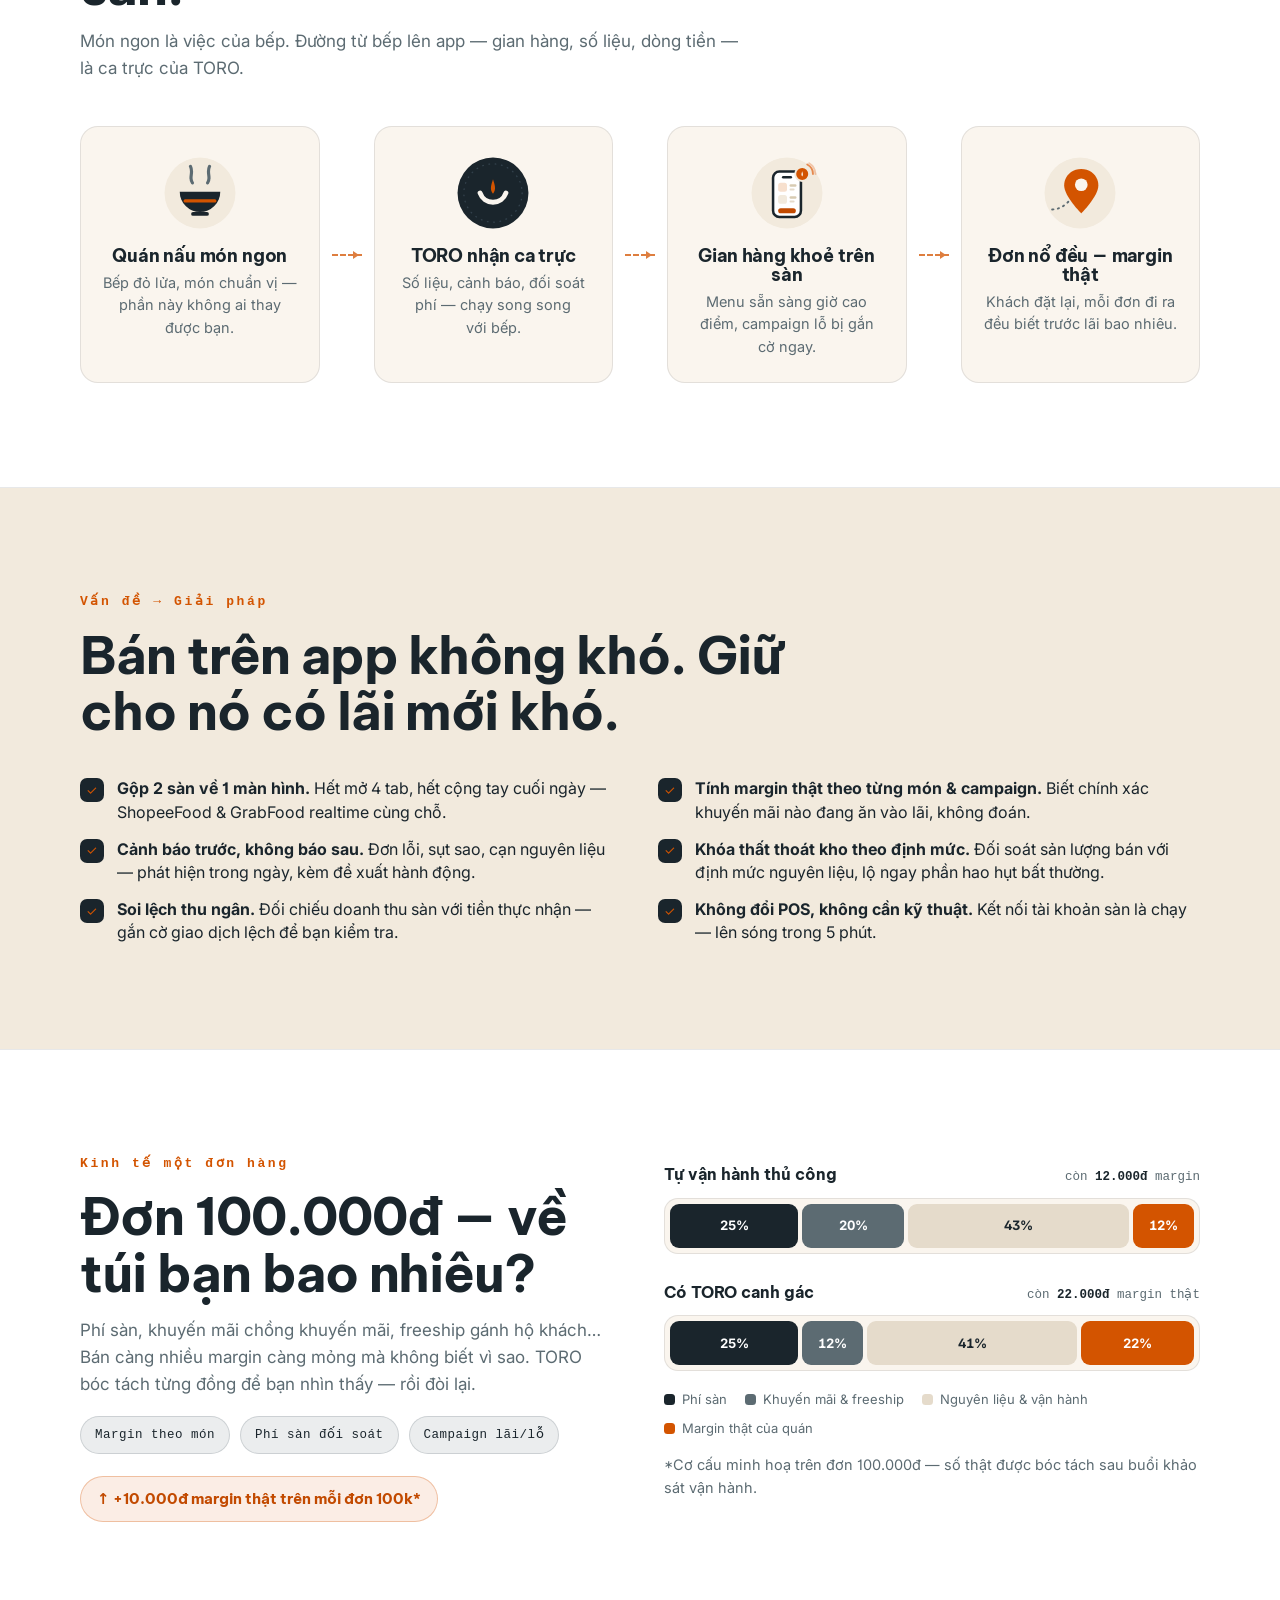
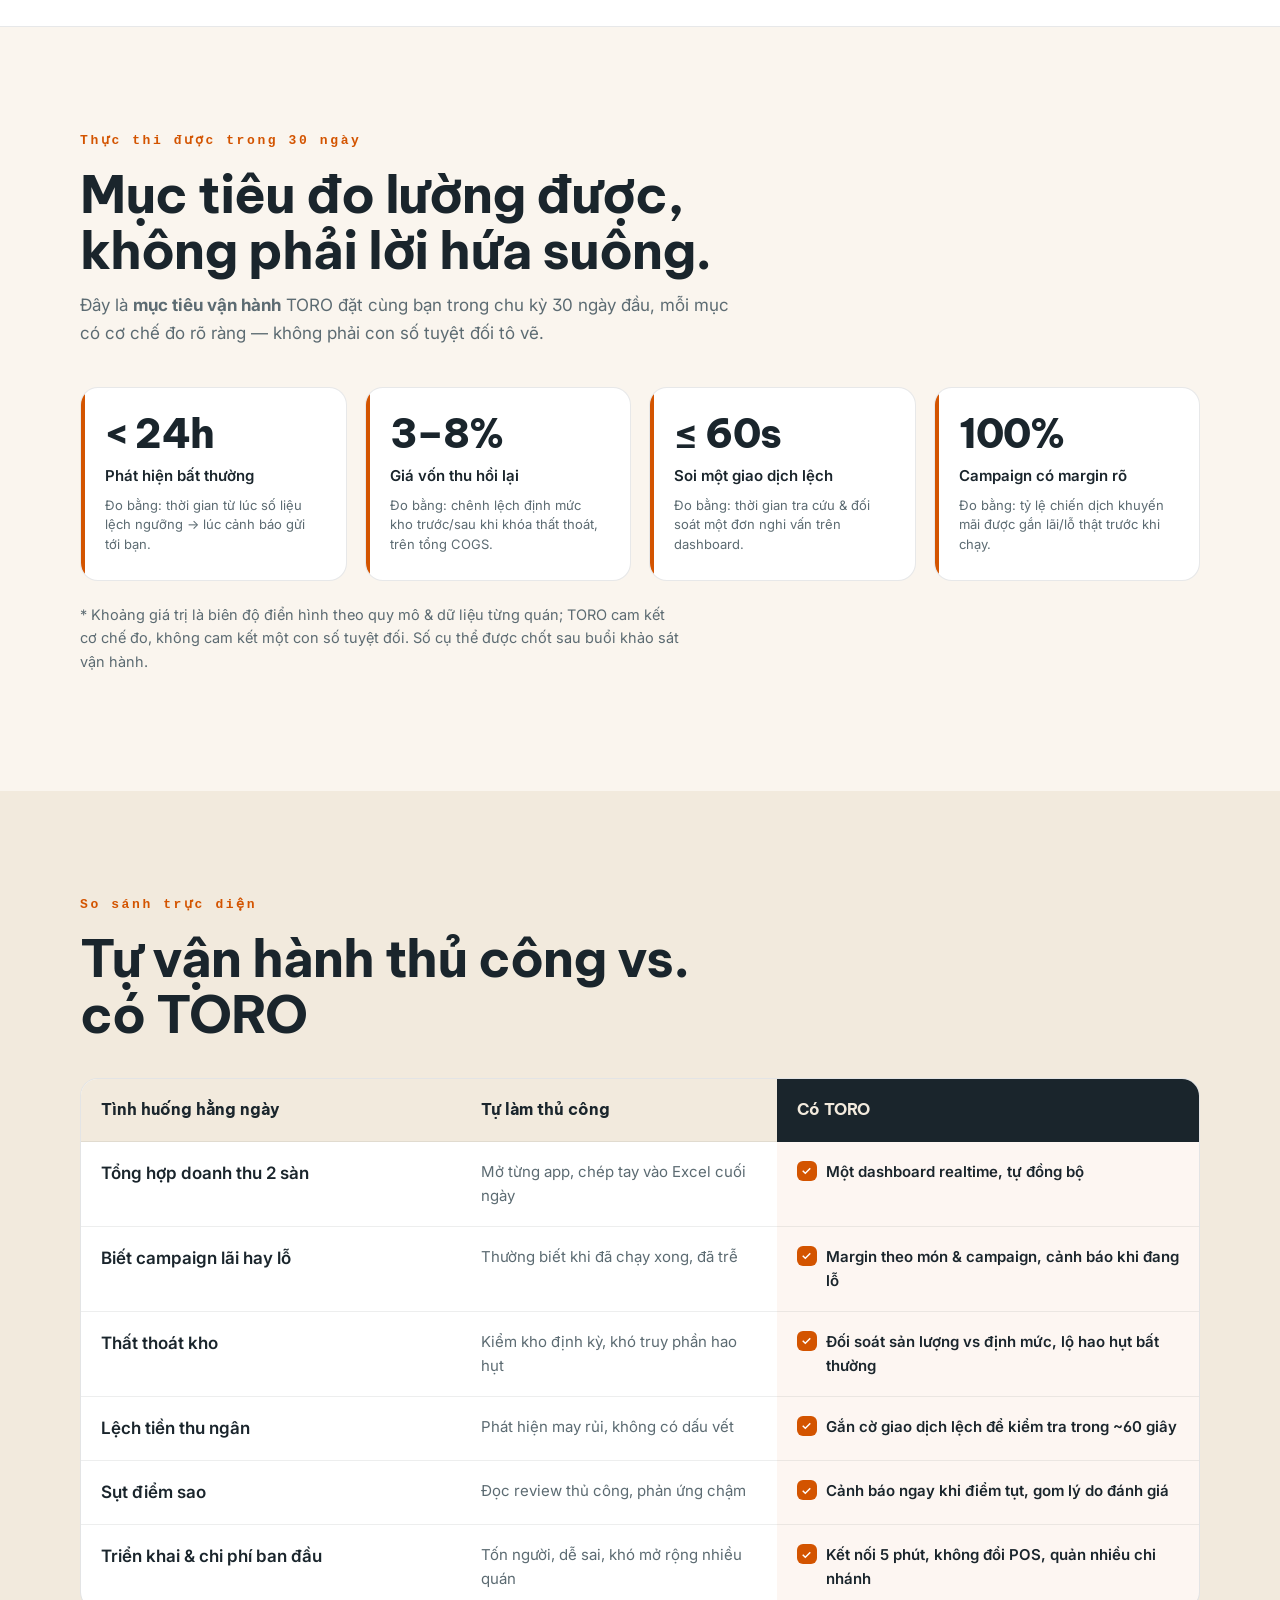
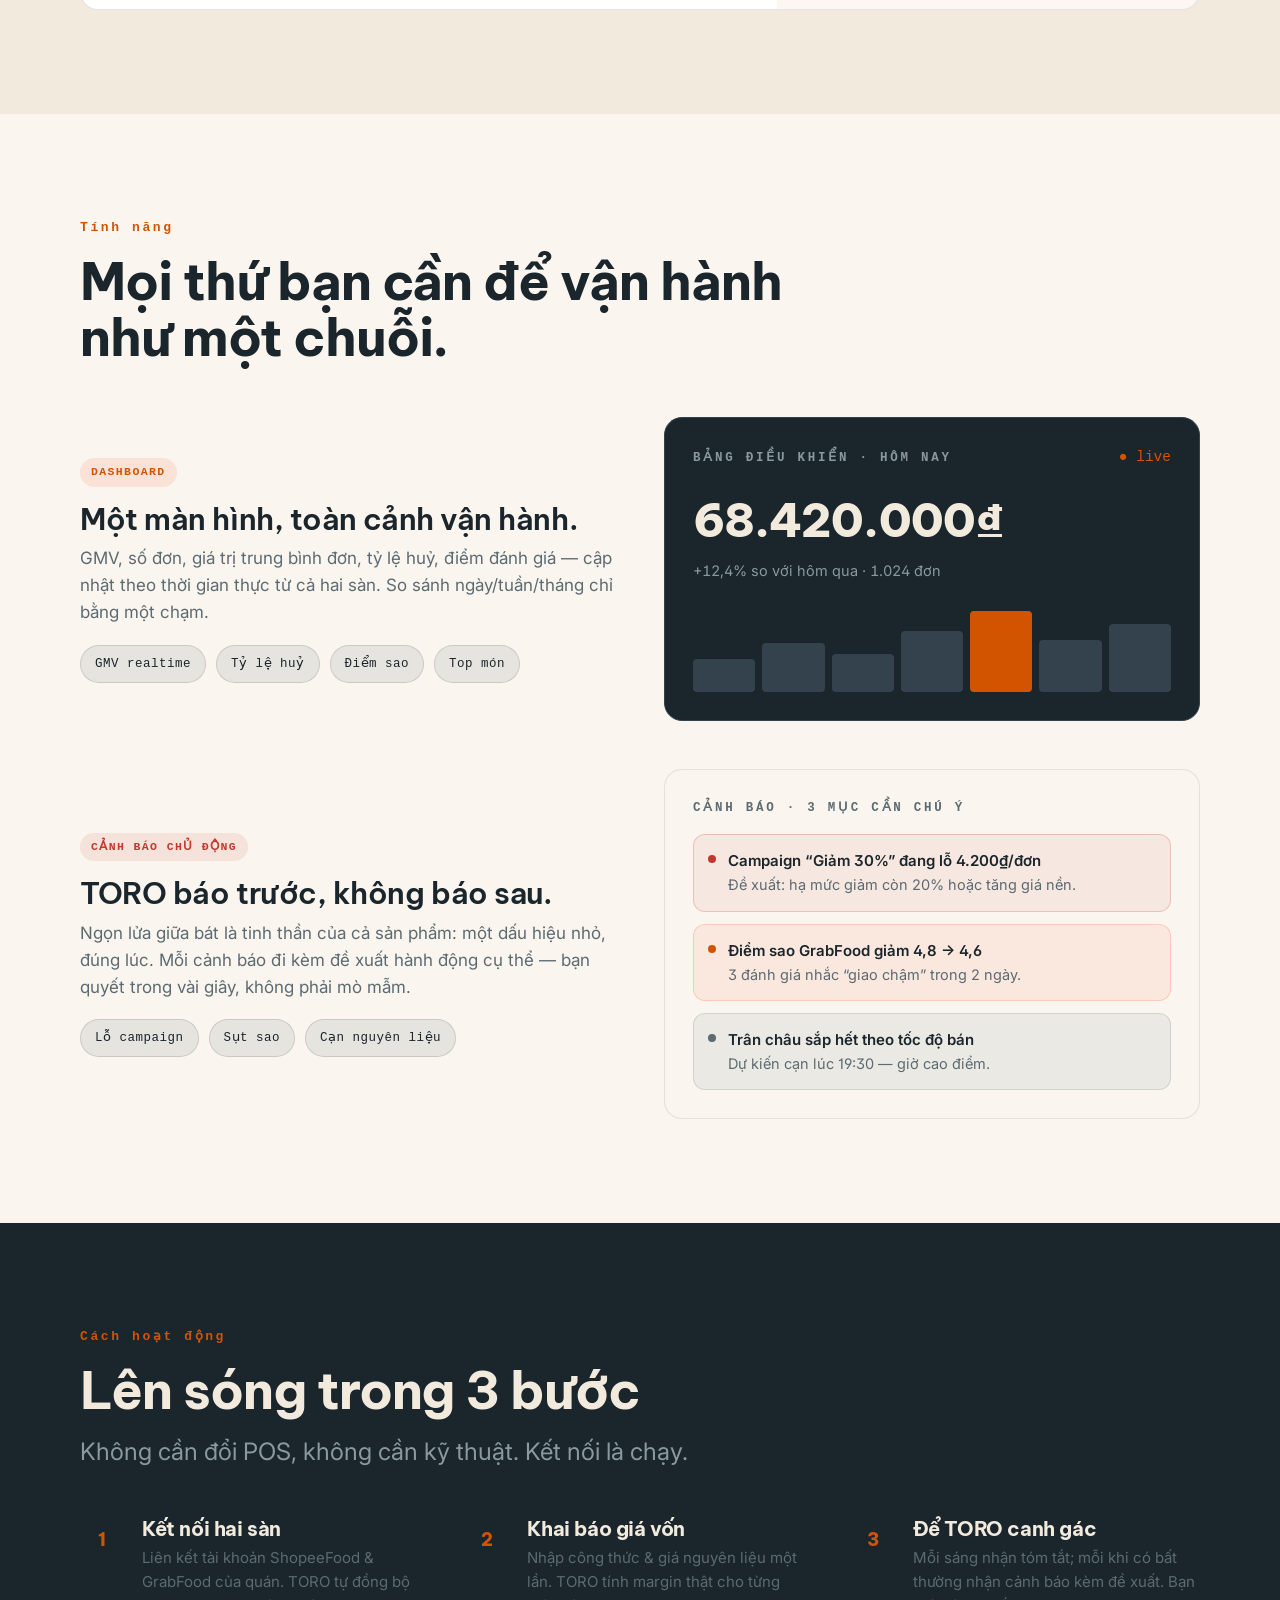
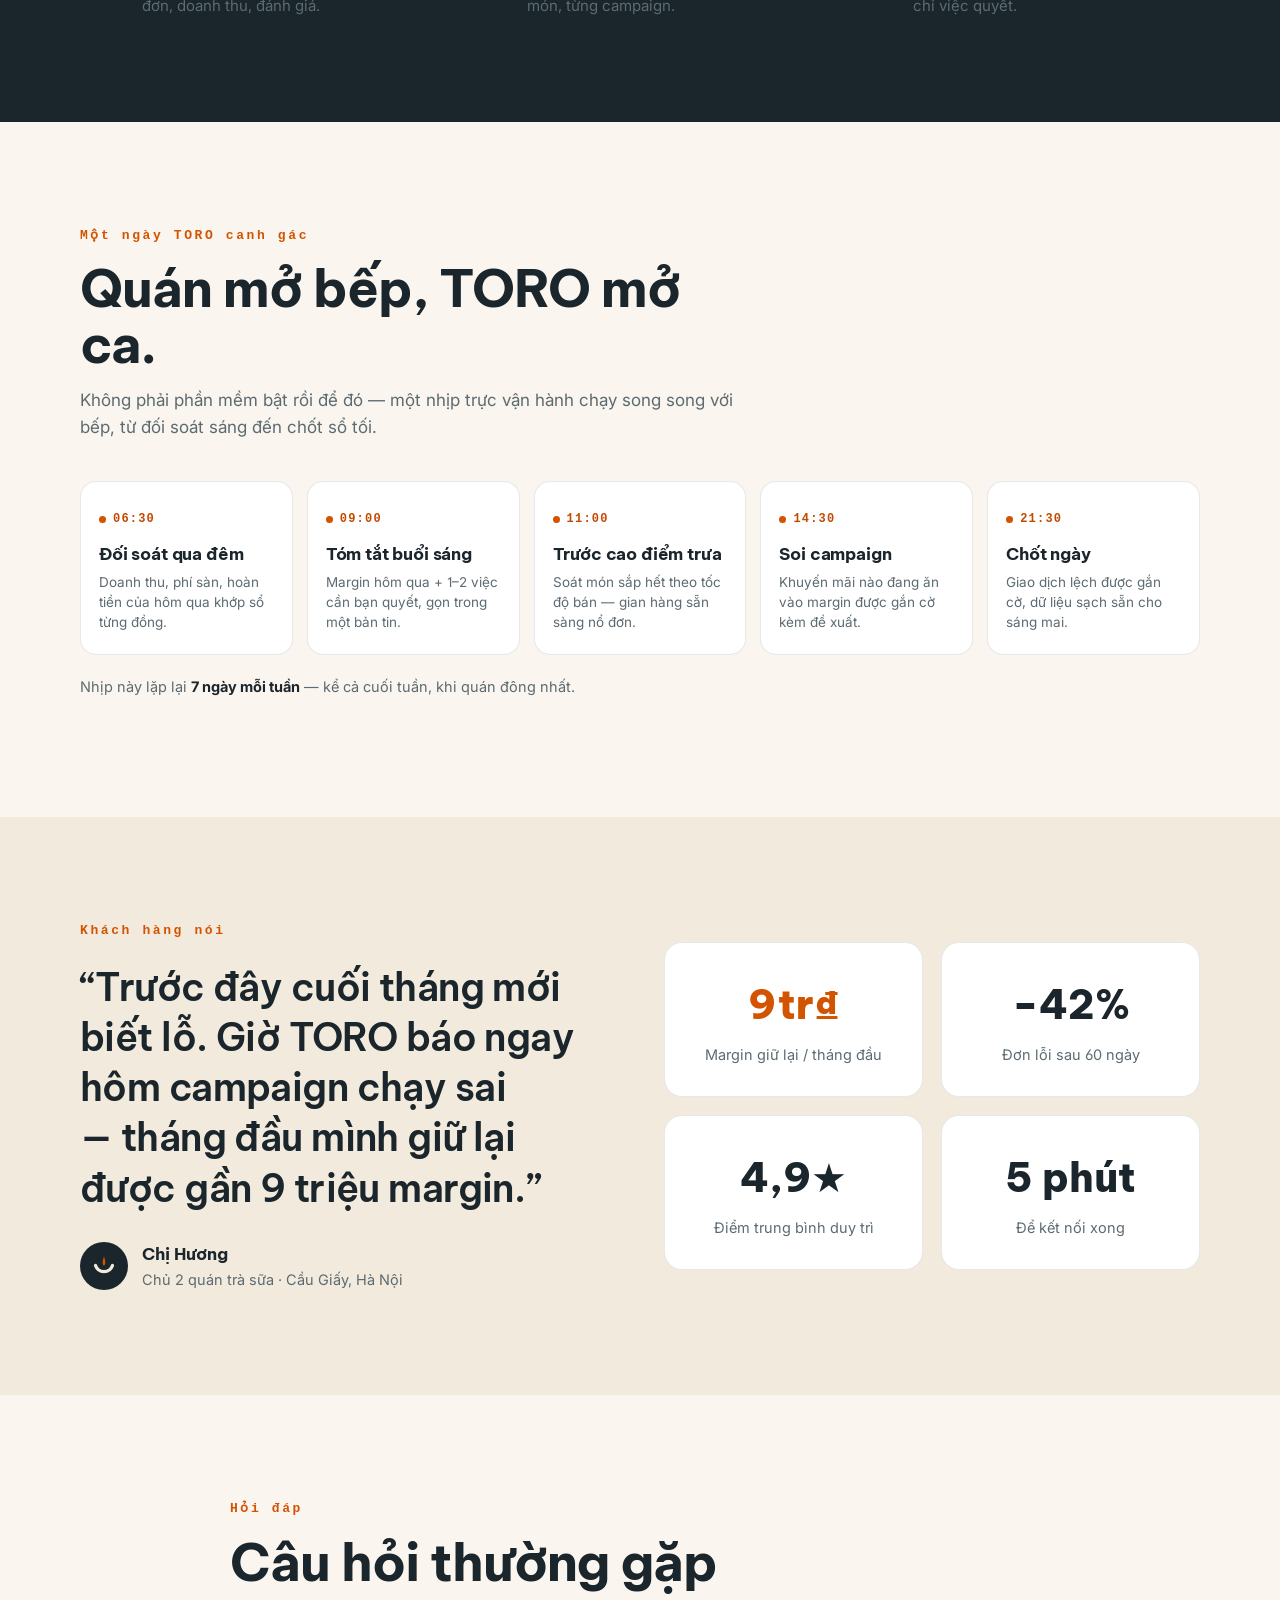
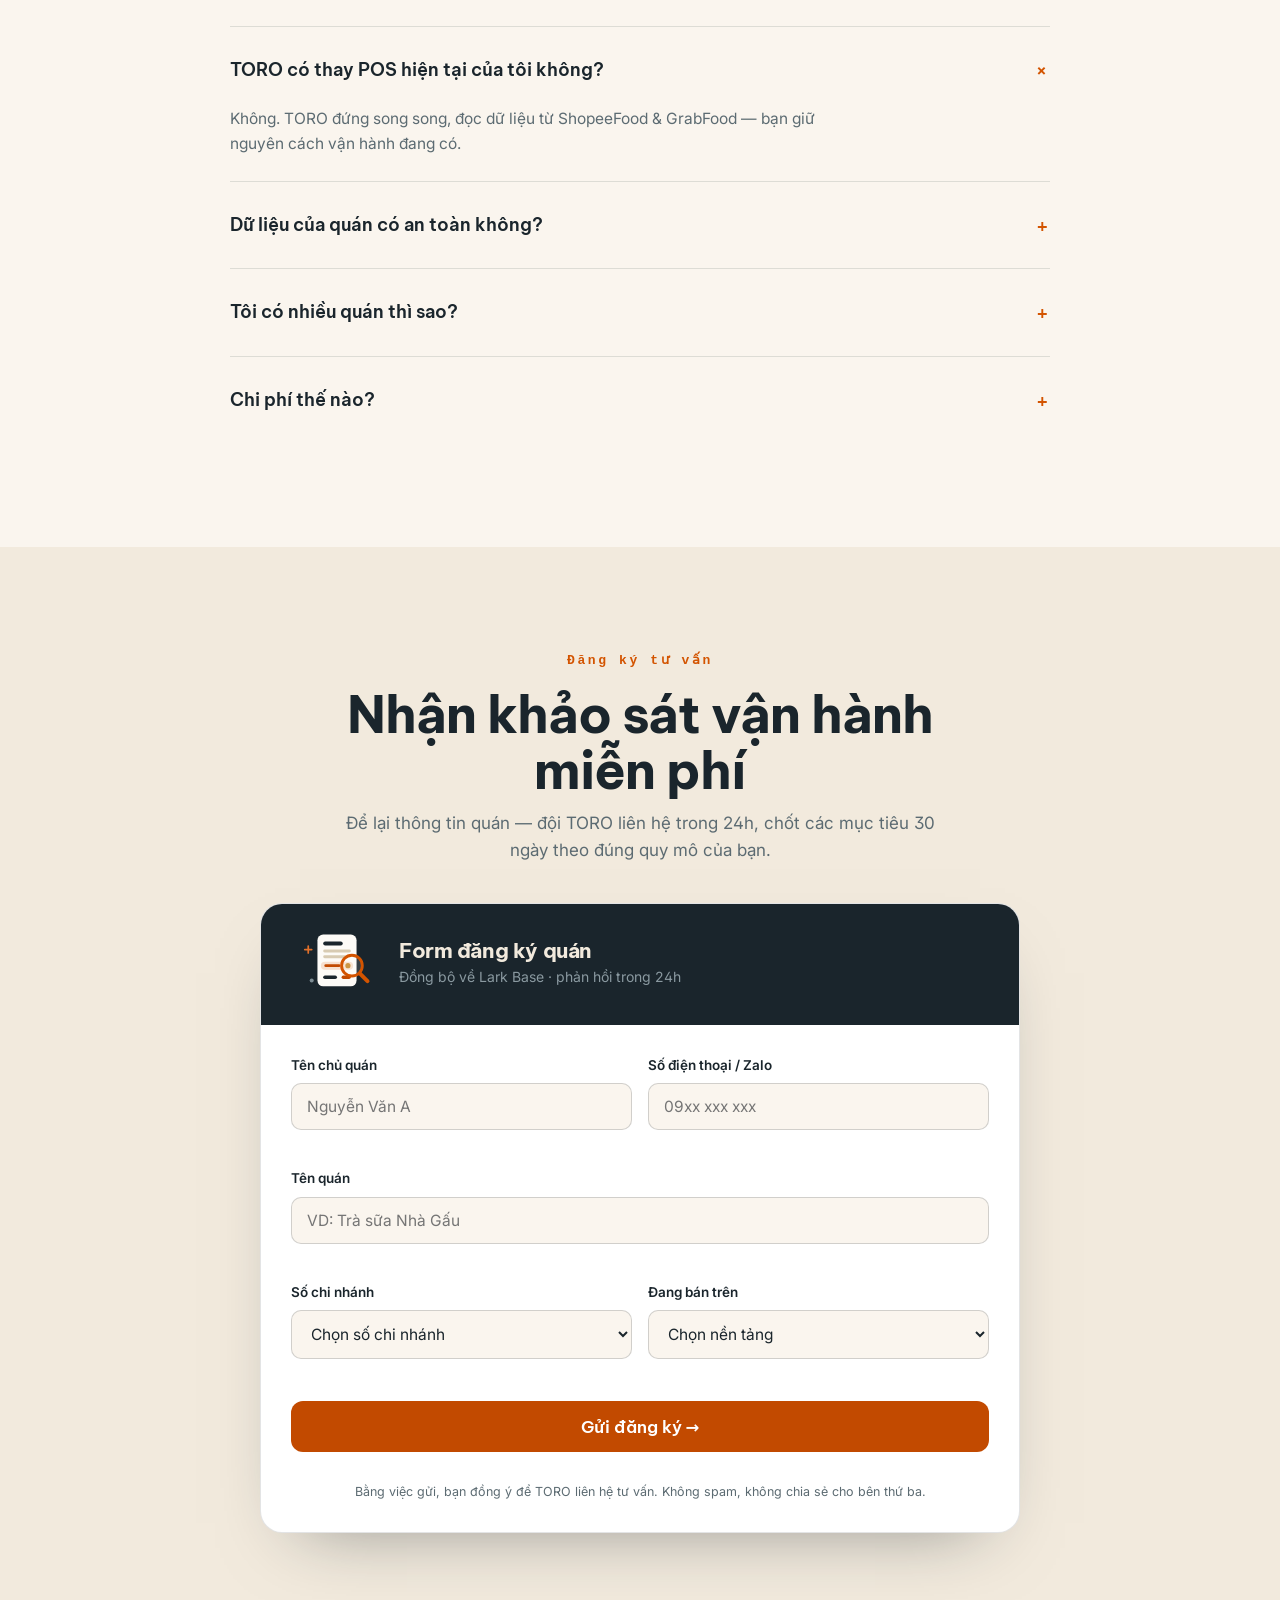
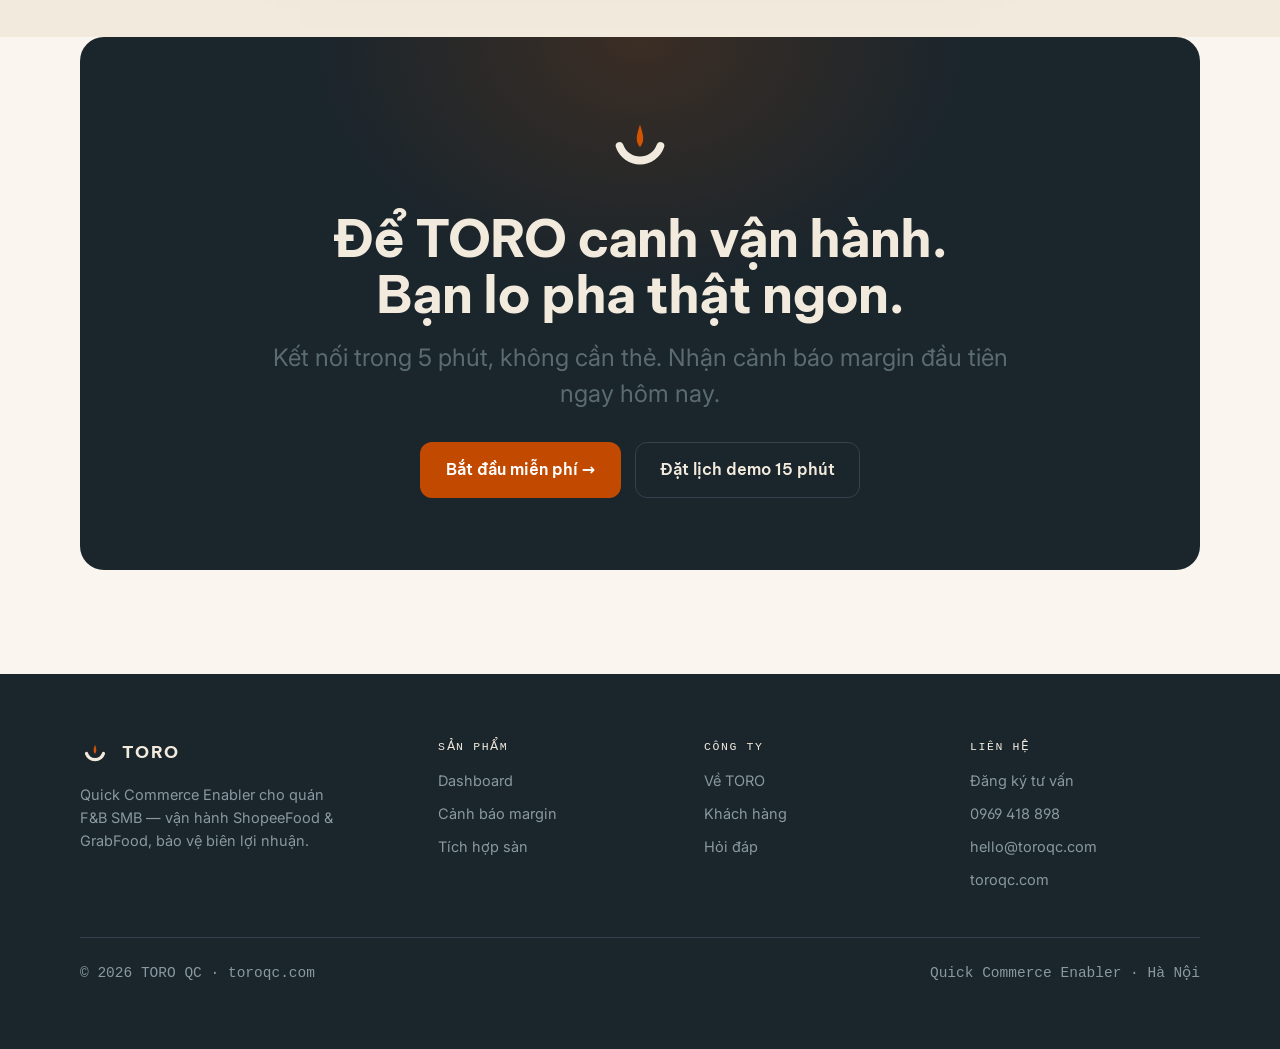
<file: index-standalone.html>
<!DOCTYPE html>
<html lang="vi">
<head>
<meta charset="utf-8">
<meta name="viewport" content="width=device-width, initial-scale=1">
<title>TORO — Vận hành ShopeeFood &amp; GrabFood không cần mò mẫm</title>
<meta name="description" content="TORO là đối tác vận hành Quick Commerce cho quán đồ uống SMB tại Hà Nội bán trên ShopeeFood &amp; GrabFood. Theo dõi số liệu mỗi ngày, bảo vệ margin, vận hành mượt.">
<link rel="canonical" href="https://toroqc.com/">

<!-- Icons -->
<link rel="icon" type="image/svg+xml" href="data:image/svg+xml;charset=utf-8,%3Csvg%20xmlns%3D%22http%3A%2F%2Fwww.w3.org%2F2000%2Fsvg%22%20viewBox%3D%220%200%20120%20120%22%20width%3D%22120%22%20height%3D%22120%22%20role%3D%22img%22%20aria-label%3D%22TORO%20favicon%22%3E%3Crect%20width%3D%22120%22%20height%3D%22120%22%20rx%3D%2226%22%20fill%3D%22%231A252C%22%3E%3C%2Frect%3E%3Cpath%20d%3D%22M34%2064%20A30%2030%200%200%200%2086%2064%22%20fill%3D%22none%22%20stroke%3D%22%23FAF5EE%22%20stroke-width%3D%2212%22%20stroke-linecap%3D%22round%22%3E%3C%2Fpath%3E%3Cpath%20d%3D%22M60%2066%20C51%2055%2056%2044%2060%2031%20C64%2044%2069%2055%2060%2066%20Z%22%20fill%3D%22%23D35400%22%3E%3C%2Fpath%3E%3C%2Fsvg%3E">
<link rel="apple-touch-icon" href="[data-uri]">
<meta name="theme-color" content="#1A252C">

<!-- Open Graph / Twitter -->
<meta property="og:type" content="website">
<meta property="og:url" content="https://toroqc.com/">
<meta property="og:title" content="TORO — Vận hành ShopeeFood &amp; GrabFood không cần mò mẫm">
<meta property="og:description" content="Theo dõi số liệu mỗi ngày, bảo vệ margin, xử lý sự cố trước khi thành khủng hoảng.">
<meta property="og:image" content="https://toroqc.com/assets/og.png">
<meta property="og:image:width" content="1200">
<meta property="og:image:height" content="630">
<meta property="og:image:alt" content="TORO — Đơn nổ đều, lãi thật mỗi ngày · Quick Commerce Enabler · toroqc.com">
<meta property="og:locale" content="vi_VN">
<meta property="og:site_name" content="TORO">
<meta name="twitter:card" content="summary_large_image">
<meta name="twitter:image" content="https://toroqc.com/assets/og.png">
<meta name="twitter:title" content="TORO — Vận hành ShopeeFood &amp; GrabFood không cần mò mẫm">
<meta name="twitter:description" content="Theo dõi số liệu mỗi ngày, bảo vệ margin, vận hành mượt.">

<!-- Fonts: Google Fonts CDN (CSP-safe, no inline handler) -->
<link rel="preconnect" href="https://fonts.googleapis.com">
<link rel="preconnect" href="https://fonts.gstatic.com" crossorigin>
<link rel="stylesheet" href="https://fonts.googleapis.com/css2?family=Be+Vietnam+Pro:wght@400;500;600;700;800&family=Inter:wght@400;500;600;700&display=swap">

<!-- Styles -->
<style>
/* ============================================================
   TORO — Brand Book stylesheet
   Tokens + type scale + layout primitives
   ============================================================ */

:root{
  /* ---- palette · Tech F&B rebrand ---- */
  --ink:#1A252C;        /* Deep Tech Green — dominant ~55% (was navy) */
  --ink-2:#222F38;      /* raised green panel */
  --ink-line:#33424D;   /* hairlines on green */
  --cream:#F2EADD;       /* warm data-area ground ~10% */
  --paper:#FAF5EE;       /* light page ground (brief spec) */
  --white:#FFFFFF;       /* the blaze / pure white */
  --coral:#D35400;        /* Food Coral Orange — CTA + accents (was gold) */
  --coral-deep:#C24A00;  /* coral hover / on-light text */
  --amber:#D35400;       /* the watchful eyes (from the real cat) */
  --red:#C0392E;         /* the nose 1/5 — alert accent, used sparingly */
  --slate:#5C6B72;       /* green-grey ~25% — secondary text / dividers */
  --slate-soft:#8A99A0;  /* soft green-grey */

  /* ---- type ---- */
  --display:'Be Vietnam Pro',system-ui,sans-serif;
  --body:'Inter',system-ui,sans-serif;
  --mono:ui-monospace,'SFMono-Regular',Menlo,monospace;

  --maxw:1120px;
}

*{box-sizing:border-box;}
html{scroll-behavior:smooth;}
body{
  margin:0;background:var(--paper);color:var(--ink);
  font-family:var(--body);font-size:17px;line-height:1.6;
  -webkit-font-smoothing:antialiased;text-rendering:optimizeLegibility;
  font-feature-settings:"ss01","cv01";
}
.tnum{font-variant-numeric:tabular-nums;}

/* ---- structure ---- */
section{padding:104px 32px;}
.wrap{max-width:var(--maxw);margin:0 auto;}
.band-navy{background:var(--ink);color:var(--cream);}
.band-cream{background:var(--cream);}
.band-paper{background:var(--paper);}

/* ---- type scale ---- */
h1,h2,h3,h4{font-family:var(--display);font-weight:700;margin:0;line-height:1.08;letter-spacing:-0.02em;}
.kicker{font-family:var(--mono);font-size:12.5px;letter-spacing:.22em;text-transform:uppercase;color:var(--slate);font-weight:600;}
.band-navy .kicker{color:var(--slate-soft);}
.hluge{font-size:clamp(54px,8.5vw,104px);font-weight:800;letter-spacing:-0.03em;}
.h2{font-size:clamp(34px,4.4vw,52px);font-weight:700;}
.h3{font-size:clamp(22px,2.4vw,30px);font-weight:600;letter-spacing:-0.015em;}
.lede{font-size:clamp(19px,2.1vw,24px);line-height:1.5;font-weight:400;}
.small{font-size:14.5px;}
.muted{color:var(--slate);}
.band-navy .muted{color:var(--slate-soft);}
p{margin:0 0 1em;text-wrap:pretty;}
.sectnum{font-family:var(--mono);font-size:13px;letter-spacing:.2em;color:var(--coral);font-weight:600;}

/* ---- bits ---- */
.rule{height:1px;background:rgba(26,37,44,.12);border:0;margin:0;}
.band-navy .rule{background:var(--ink-line);}
.tag{display:inline-flex;align-items:center;gap:7px;font-family:var(--mono);font-size:11.5px;letter-spacing:.12em;text-transform:uppercase;font-weight:600;
  padding:5px 11px;border-radius:999px;}
.dot{width:8px;height:8px;border-radius:50%;display:inline-block;}

/* card */
.card{background:var(--paper);border:1px solid rgba(26,37,44,.1);border-radius:18px;padding:30px;}
.band-cream .card{background:#fff;}
.band-navy .card{background:var(--ink-2);border-color:var(--ink-line);}

/* grid helpers */
.grid{display:grid;gap:22px;}
@media(min-width:760px){
  .g2{grid-template-columns:repeat(2,1fr);}
  .g3{grid-template-columns:repeat(3,1fr);}
  .g4{grid-template-columns:repeat(4,1fr);}
}

/* CTA button demo */
.btn{display:inline-flex;align-items:center;gap:10px;font-family:var(--display);font-weight:600;font-size:16px;
  background:var(--coral-deep);color:#fff;padding:14px 26px;border-radius:12px;border:0;text-decoration:none;}

/* sticky top nav */
.topbar{position:sticky;top:0;z-index:50;background:rgba(26,37,44,.92);backdrop-filter:blur(10px);
  border-bottom:1px solid var(--ink-line);}
.topbar .inner{max-width:1280px;margin:0 auto;display:flex;align-items:center;gap:18px;padding:12px 24px;}
.topbar a.nav{font-family:var(--mono);font-size:12px;letter-spacing:.08em;color:var(--slate-soft);text-decoration:none;text-transform:uppercase;}
.topbar a.nav:hover{color:var(--coral);}
.topbar .brand{display:flex;align-items:center;gap:10px;color:var(--cream);font-family:var(--display);font-weight:700;letter-spacing:.12em;font-size:16px;}
.navlinks{display:none;gap:18px;margin-left:auto;flex-wrap:wrap;}
@media(min-width:1000px){.navlinks{display:flex;}}

/* swatch */
.swatch{border-radius:16px;overflow:hidden;border:1px solid rgba(26,37,44,.1);}
.swatch .chip{height:120px;}
.swatch .meta{padding:14px 16px;background:#fff;}
.swatch .name{font-family:var(--display);font-weight:600;font-size:16px;}
.swatch .code{font-family:var(--mono);font-size:12.5px;color:var(--slate);margin-top:3px;line-height:1.5;}

/* do / dont */
.dd{border-radius:18px;padding:24px;border:1px solid;}
.do{background:rgba(92,107,114,.08);border-color:rgba(92,107,114,.3);}
.dont{background:rgba(192,57,46,.06);border-color:rgba(192,57,46,.28);}
.dd h4{font-family:var(--display);font-size:18px;margin-bottom:12px;display:flex;align-items:center;gap:9px;}
.dd ul{margin:0;padding-left:0;list-style:none;}
.dd li{padding:7px 0;border-top:1px dashed rgba(26,37,44,.12);font-size:15px;}
.dd li:first-child{border-top:0;}

/* browser tab mock */
.tabbar{background:#e9e3d6;border-radius:12px 12px 0 0;padding:10px 12px 0;display:flex;gap:8px;align-items:flex-end;}
.tab{background:#fff;border-radius:9px 9px 0 0;padding:9px 14px;display:flex;align-items:center;gap:9px;font-size:13px;font-weight:500;box-shadow:0 -1px 0 rgba(0,0,0,.04);}
.tab .ttl{max-width:150px;white-space:nowrap;overflow:hidden;text-overflow:ellipsis;}

/* spec table */
.spec{width:100%;border-collapse:collapse;font-size:15px;}
.spec th,.spec td{text-align:left;padding:14px 12px;border-bottom:1px solid rgba(26,37,44,.1);vertical-align:top;}
.spec th{font-family:var(--mono);font-size:11.5px;letter-spacing:.12em;text-transform:uppercase;color:var(--slate);font-weight:600;}
.band-navy .spec th,.band-navy .spec td{border-color:var(--ink-line);}

/* photo frame */
.photo{border-radius:16px;overflow:hidden;border:1px solid rgba(26,37,44,.12);display:block;}
.photo img{display:block;width:100%;height:100%;object-fit:cover;}

/* lockup tiles */
.lockup{display:flex;align-items:center;justify-content:center;border-radius:16px;min-height:150px;padding:26px;border:1px solid rgba(26,37,44,.1);}
.lockup.dark{background:var(--ink);border-color:var(--ink-line);}
.lockup.light{background:#fff;}

/* wordmark */
.wordmark{font-family:var(--display);font-weight:800;letter-spacing:.14em;line-height:1;}

/* clearspace grid bg */
.cspace{background-image:linear-gradient(rgba(92,107,114,.18) 1px,transparent 1px),linear-gradient(90deg,rgba(92,107,114,.18) 1px,transparent 1px);background-size:16px 16px;}

footer{padding:64px 32px;background:var(--ink);color:var(--slate-soft);}


/* SECTION: Landing page styles */

/* ============================================================
   TORO — Landing page styles (layered on toro.css tokens)
   ============================================================ */

/* hero */
.hero{position:relative;overflow:hidden;background:var(--ink);color:var(--cream);
  padding:128px 32px 96px;}
.hero .glow{position:absolute;inset:0;pointer-events:none;
  background:radial-gradient(60% 70% at 78% 18%,rgba(211,84,0,.16),transparent 60%);}
.hero .inner{position:relative;max-width:var(--maxw);margin:0 auto;
  display:grid;gap:56px;align-items:center;}
@media(min-width:920px){.hero .inner{grid-template-columns:1.05fr .95fr;}}
.hero h1{font-size:clamp(40px,6vw,72px);font-weight:800;letter-spacing:-.03em;color:var(--cream);line-height:1.04;}
.hero h1 .accent{color:var(--coral);}
.eyebrow{display:inline-flex;align-items:center;gap:9px;font-family:var(--mono);font-size:12px;
  letter-spacing:.16em;text-transform:uppercase;color:var(--coral);font-weight:600;white-space:nowrap;
  border:1px solid var(--ink-line);border-radius:999px;padding:7px 14px;background:rgba(211,84,0,.06);}
.hero-actions{display:flex;gap:14px;flex-wrap:wrap;margin-top:34px;}
.btn-ghost{display:inline-flex;align-items:center;gap:9px;font-family:var(--display);font-weight:600;font-size:16px;
  background:transparent;color:var(--cream);padding:14px 24px;border-radius:12px;border:1px solid var(--ink-line);text-decoration:none;}
.btn-ghost:hover{border-color:var(--coral);color:var(--coral);}
.btn:hover{filter:brightness(1.05);}
.trustline{display:flex;align-items:center;gap:18px;flex-wrap:wrap;margin-top:34px;color:var(--slate-soft);font-size:14px;}

/* hero visual: guardian seal + live stat card */
.hero-art{position:relative;display:flex;justify-content:center;}
.seal-stage{position:relative;width:min(420px,86vw);aspect-ratio:1;display:flex;align-items:center;justify-content:center;}
.seal-stage .ring{position:absolute;inset:0;border-radius:50%;border:1px solid var(--ink-line);}
.seal-stage .ring.r2{inset:32px;border-style:dashed;opacity:.6;}
.statcard{position:absolute;background:var(--cream);color:var(--ink);border-radius:16px;
  padding:16px 20px;box-shadow:0 24px 60px -24px rgba(0,0,0,.6);border:1px solid rgba(26,37,44,.08);}
.statcard .k{font-family:var(--mono);font-size:10.5px;letter-spacing:.14em;text-transform:uppercase;color:var(--slate);}
.statcard .v{font-family:var(--display);font-weight:800;font-size:24px;letter-spacing:-.01em;margin-top:2px;}
/* hero visual v2: ops-night illustration + live stat cards */
.illus-stage{position:relative;width:min(540px,88vw);}
.illus-stage .illus{display:block;width:100%;height:auto;border-radius:22px;border:1px solid var(--ink-line);box-shadow:0 34px 80px -34px rgba(0,0,0,.6);}
.statcard.s1{top:6%;left:-4%;}
.statcard.s2{bottom:10%;right:-6%;}
.statcard.s3{bottom:-4%;left:18%;}

/* metric strip */
.metrics{display:grid;gap:1px;background:rgba(26,37,44,.1);border-radius:18px;overflow:hidden;border:1px solid rgba(26,37,44,.1);}
@media(min-width:680px){.metrics{grid-template-columns:repeat(4,1fr);}}
.metric{background:var(--paper);padding:30px 24px;text-align:center;}
.metric .v{font-family:var(--display);font-weight:800;font-size:clamp(32px,4vw,44px);letter-spacing:-.02em;}
.metric .l{font-size:13.5px;color:var(--slate);margin-top:6px;}

/* feature card */
.feat{background:#fff;border:1px solid rgba(26,37,44,.1);border-radius:18px;padding:30px;height:100%;}
.feat .ic{width:46px;height:46px;border-radius:12px;background:rgba(211,84,0,.12);
  display:flex;align-items:center;justify-content:center;color:var(--coral);margin-bottom:18px;}
.feat h3{font-family:var(--display);font-weight:700;font-size:20px;letter-spacing:-.01em;margin-bottom:8px;}
.feat p{margin:0;font-size:15px;color:var(--slate);}

/* steps */
.step{position:relative;padding-left:62px;}
.step .num{position:absolute;left:0;top:0;width:44px;height:44px;border-radius:12px;
  background:var(--ink);color:var(--coral);display:flex;align-items:center;justify-content:center;
  font-family:var(--display);font-weight:800;font-size:18px;}
.step h3{font-family:var(--display);font-weight:700;font-size:20px;margin-bottom:6px;}
.step p{margin:0;color:var(--slate);font-size:15px;}

/* quote */
.quote{font-family:var(--display);font-weight:600;font-size:clamp(24px,3.4vw,38px);
  line-height:1.32;letter-spacing:-.015em;text-wrap:balance;}

/* big CTA */
.cta-band{background:var(--ink);color:var(--cream);border-radius:24px;padding:clamp(40px,6vw,72px);
  text-align:center;position:relative;overflow:hidden;}
.cta-band .glow{position:absolute;inset:0;background:radial-gradient(50% 80% at 50% 0%,rgba(211,84,0,.18),transparent 60%);}

/* pill list */
.pills{display:flex;flex-wrap:wrap;gap:10px;}
.pill{font-family:var(--mono);font-size:12.5px;letter-spacing:.04em;padding:8px 14px;border-radius:999px;
  background:rgba(92,107,114,.12);color:var(--ink);border:1px solid rgba(92,107,114,.22);}
.band-navy .pill{background:rgba(244,239,230,.06);color:var(--cream);border-color:var(--ink-line);}

/* footer columns */
.foot-grid{display:grid;gap:36px;}
@media(min-width:760px){.foot-grid{grid-template-columns:1.4fr 1fr 1fr 1fr;}}
.foot-grid a{display:block;color:var(--slate-soft);text-decoration:none;font-size:14.5px;padding:5px 0;}
.foot-grid a:hover{color:var(--coral);}
.foot-grid .ft{font-family:var(--mono);font-size:11.5px;letter-spacing:.14em;text-transform:uppercase;color:var(--cream);margin-bottom:8px;}

/* ---- bullet-first value list ---- */
.bul{display:grid;gap:14px;margin:0;padding:0;list-style:none;}
@media(min-width:720px){.bul{grid-template-columns:1fr 1fr;gap:14px 36px;}}
.bul li{display:flex;gap:13px;align-items:flex-start;font-size:16px;line-height:1.45;}
.bul .ck{flex:none;width:24px;height:24px;border-radius:7px;background:var(--ink);color:var(--coral);
  display:flex;align-items:center;justify-content:center;font-size:13px;margin-top:1px;}
.bul li b{font-weight:700;}

/* ---- 30-day outcomes ---- */
.outs{display:grid;gap:18px;}
@media(min-width:640px){.outs{grid-template-columns:repeat(2,1fr);}}
@media(min-width:980px){.outs{grid-template-columns:repeat(4,1fr);}}
.out{background:#fff;border:1px solid rgba(26,37,44,.1);border-radius:18px;padding:26px 24px;position:relative;overflow:hidden;}
.out::before{content:"";position:absolute;left:0;top:0;bottom:0;width:4px;background:var(--coral);}
.out .big{font-family:var(--display);font-weight:800;font-size:clamp(30px,3.6vw,40px);letter-spacing:-.02em;color:var(--ink);line-height:1;}
.out .lab{font-weight:600;font-size:15px;margin-top:10px;}
.out .how{font-size:13px;color:var(--slate);margin-top:8px;line-height:1.5;}

/* ---- comparison table ---- */
.cmp{width:100%;border-collapse:separate;border-spacing:0;border-radius:18px;overflow:hidden;
  border:1px solid rgba(26,37,44,.12);background:#fff;}
.cmp th,.cmp td{padding:18px 20px;text-align:left;border-bottom:1px solid rgba(26,37,44,.08);vertical-align:top;}
.cmp thead th{font-family:var(--display);font-weight:700;font-size:16px;background:var(--cream);}
.cmp thead th.toro{background:var(--ink);color:var(--cream);}
.cmp tbody td:first-child{font-weight:600;width:34%;}
.cmp .manual{color:var(--slate);font-size:15px;}
.cmp .yes{color:var(--ink);font-weight:600;font-size:15px;display:flex;gap:9px;align-items:flex-start;}
.cmp .yes .mk{flex:none;width:20px;height:20px;border-radius:6px;background:var(--coral);color:#fff;
  display:flex;align-items:center;justify-content:center;font-size:12px;margin-top:1px;}
.cmp td.toro{background:rgba(211,84,0,.05);}
.cmp tr:last-child td{border-bottom:0;}
@media(max-width:640px){.cmp th,.cmp td{padding:13px 12px;font-size:14px;}.cmp tbody td:first-child{width:38%;}}

/* ---- Lark form ---- */
.lark-wrap{max-width:760px;margin:0 auto;background:#fff;border-radius:22px;overflow:hidden;
  border:1px solid rgba(26,37,44,.12);box-shadow:0 30px 70px -40px rgba(26,37,44,.5);}
.lark-head{background:var(--ink);color:var(--cream);padding:26px 30px;display:flex;align-items:center;gap:16px;}
.lark-head h3{font-family:var(--display);font-weight:700;font-size:21px;color:var(--cream);margin:0;}
.lark-head p{margin:4px 0 0;font-size:14px;color:var(--slate-soft);}
.lark-body{padding:30px;}
.lark-iframe{width:100%;height:560px;border:0;display:block;border-radius:12px;background:var(--paper);}
/* native branded fallback form */
.lk-grid{display:grid;gap:16px;}
@media(min-width:560px){.lk-grid.two{grid-template-columns:1fr 1fr;}}
.lk-field label{display:block;font-size:13.5px;font-weight:600;margin-bottom:7px;color:var(--ink);}
.lk-field input,.lk-field select{width:100%;box-sizing:border-box;padding:13px 15px;border-radius:10px;
  border:1.5px solid rgba(26,37,44,.18);background:var(--paper);font-family:var(--body);font-size:15.5px;color:var(--ink);outline:none;transition:border-color .15s;}
.lk-field input:focus,.lk-field select:focus{border-color:var(--coral);}
.lk-submit{width:100%;font-family:var(--display);font-weight:600;font-size:16.5px;background:var(--coral-deep);color:#fff;
  padding:15px;border-radius:12px;border:0;cursor:pointer;transition:filter .15s;margin-top:4px;}
.lk-submit:hover{filter:brightness(1.06);}
.lk-note{font-size:12.5px;color:var(--slate);text-align:center;margin:14px 0 0;}

/* reveal on scroll */
.reveal{opacity:0;transform:translateY(18px);transition:opacity .7s cubic-bezier(.2,.7,.2,1),transform .7s cubic-bezier(.2,.7,.2,1);}
.reveal.in{opacity:1;transform:none;}
@media(prefers-reduced-motion:reduce){.reveal{opacity:1;transform:none;transition:none;}}


/* SECTION: Brand ticker */
.ticker{background:var(--ink);padding:16px 0;overflow:hidden;border-top:1px solid var(--ink-line);border-bottom:1px solid var(--ink-line);}
.ticker .tk{display:flex;width:max-content;animation:tkm 32s linear infinite;}
.ticker .tkin{display:flex;align-items:center;gap:36px;padding-right:36px;}
.ticker .ti{font-family:var(--display);font-weight:700;font-size:16px;color:var(--cream);white-space:nowrap;letter-spacing:-.01em;}
.ticker .tsep{width:8px;height:8px;border-radius:50%;background:var(--coral);flex:none;}
@keyframes tkm{to{transform:translateX(-50%);}}
@media(prefers-reduced-motion:reduce){.ticker .tk{animation:none;}}

/* SECTION: Enabler flow (minh hoạ thương hiệu) */
.flow .fgrid{display:grid;grid-template-columns:1fr 30px 1fr 30px 1fr 30px 1fr;gap:12px;align-items:stretch;margin-top:44px;}
.flow .fnode{background:var(--paper);border:1px solid rgba(26,37,44,.1);border-radius:18px;padding:28px 20px 24px;text-align:center;}
.flow .fnode img{width:76px;height:76px;display:block;margin:0 auto;}
.flow .fnode h3{font-family:var(--display);font-weight:700;font-size:17.5px;letter-spacing:-.01em;margin:16px 0 6px;color:var(--ink);}
.flow .fnode p{font-size:14.5px;line-height:1.55;color:var(--slate);margin:0;}
.flow .fcon{align-self:center;height:0;border-top:2px dashed var(--coral);position:relative;opacity:.75;}
.flow .fcon::after{content:"";position:absolute;right:-1px;top:-5px;border:4px solid transparent;border-left:6px solid var(--coral);}
@media(max-width:920px){
  .flow .fgrid{grid-template-columns:1fr 1fr;gap:14px;}
  .flow .fcon{display:none;}
}
@media(max-width:520px){.flow .fgrid{grid-template-columns:1fr;}}

/* SECTION: Money anatomy (kinh tế một đơn hàng) */
.band-white{background:#fff;border-top:1px solid rgba(26,37,44,.1);border-bottom:1px solid rgba(26,37,44,.1);}
.mdelta{display:inline-flex;align-items:center;gap:9px;margin-top:22px;background:rgba(211,84,0,.1);border:1px solid rgba(211,84,0,.3);color:var(--coral-deep);font-family:var(--display);font-weight:700;font-size:15px;padding:10px 16px;border-radius:999px;}
.mb{margin-top:26px;}
.mb:first-child{margin-top:0;}
.mb-head{display:flex;justify-content:space-between;align-items:baseline;gap:10px;margin-bottom:10px;}
.mb-head .nm{font-family:var(--display);font-weight:700;font-size:16px;}
.mb-head .vv{font-family:var(--mono);font-size:12.5px;color:var(--slate);}
.mb-head .vv b{color:var(--ink);}
.mb .bar{display:flex;gap:4px;height:56px;border-radius:14px;background:var(--paper);padding:5px;border:1px solid rgba(26,37,44,.1);}
.mb .seg{width:calc(var(--w)*1%);overflow:hidden;border-radius:9px;display:flex;align-items:center;justify-content:center;font-weight:700;font-size:13px;white-space:nowrap;color:#fff;font-variant-numeric:tabular-nums;transition:width 1s cubic-bezier(.2,.7,.2,1);}
.mb .seg.fee{background:var(--ink);transition-delay:.05s;}
.mb .seg.km{background:var(--slate);transition-delay:.22s;}
.mb .seg.cogs{background:#E5DBCB;color:var(--ink);transition-delay:.4s;}
.mb .seg.net{background:var(--coral);transition-delay:.58s;}
.mb .bar.prep .seg{width:0;}
@media(prefers-reduced-motion:reduce){.mb .seg{transition:none;}}
.mleg{display:flex;flex-wrap:wrap;gap:8px 18px;margin-top:18px;}
.mleg span{display:inline-flex;align-items:center;gap:7px;font-size:13px;color:var(--slate);}
.mleg i{width:11px;height:11px;border-radius:3.5px;display:inline-block;flex:none;}
@media(max-width:640px){.mb .bar{height:46px;}.mb .seg{font-size:12px;}}

/* SECTION: Day timeline (một ngày TORO canh gác) */
.dgrid{display:grid;grid-template-columns:repeat(5,1fr);gap:14px;margin-top:40px;}
.dcard{background:#fff;border:1px solid rgba(26,37,44,.1);border-radius:16px;padding:22px 18px;}
.dcard .tm{font-family:var(--mono);font-size:12px;font-weight:700;letter-spacing:.1em;color:var(--coral-deep);display:inline-flex;align-items:center;gap:7px;}
.dcard .tm::before{content:"";width:7px;height:7px;border-radius:50%;background:var(--coral);}
.dcard h3{font-family:var(--display);font-weight:700;font-size:16.5px;letter-spacing:-.01em;margin:12px 0 0;line-height:1.3;}
.dcard p{font-size:13.5px;color:var(--slate);line-height:1.5;margin:7px 0 0;}
@media(max-width:980px){.dgrid{display:flex;overflow-x:auto;scroll-snap-type:x mandatory;padding-bottom:10px;-webkit-overflow-scrolling:touch;}.dcard{flex:0 0 230px;scroll-snap-align:start;}}

/* SECTION: FAQ accordion */

details{border-top:1px solid rgba(13,42,38,.12);padding:6px 0;}
  details summary{font-family:var(--display);font-weight:600;font-size:18px;cursor:pointer;list-style:none;
    padding:18px 0;display:flex;justify-content:space-between;align-items:center;gap:16px;}
  details summary::-webkit-details-marker{display:none;}
  details summary::after{content:"+";font-size:24px;color:var(--coral);font-weight:400;transition:transform .2s;}
  details[open] summary::after{transform:rotate(45deg);}
  details p{margin:0 0 18px;color:var(--slate);font-size:15.5px;max-width:64ch;}

/* ============================================================
   SECTION: New components added during migration
   (skip link · sticky CTA · form success · field error)
   ============================================================ */

/* SECTION: Skip link (a11y) */
.skip-link{
  position:absolute;top:-100%;left:16px;
  background:var(--coral-deep);color:#fff;
  padding:8px 16px;border-radius:0 0 8px 8px;
  font-family:var(--display);font-weight:600;font-size:14px;z-index:9999;
  transition:top .2s;text-decoration:none;
}
.skip-link:focus{top:0;}

/* SECTION: Visible focus ring (keyboard users) */
a:focus-visible,button:focus-visible,input:focus-visible,select:focus-visible,summary:focus-visible{
  outline:3px solid var(--coral);outline-offset:2px;border-radius:6px;
}

/* SECTION: Sticky mobile CTA */
.sticky-cta{
  position:fixed;left:0;right:0;bottom:0;
  padding:12px 20px calc(12px + env(safe-area-inset-bottom));
  background:rgba(26,37,44,.96);
  -webkit-backdrop-filter:blur(10px);backdrop-filter:blur(10px);
  border-top:1px solid var(--ink-line);z-index:40;
  transform:translateY(110%);
  transition:transform .3s cubic-bezier(.2,.7,.2,1);
}
.sticky-cta.visible{transform:translateY(0);}
@media(min-width:760px){.sticky-cta{display:none;}}

/* SECTION: Form success state */
.form-success{text-align:center;padding:48px 24px;animation:fadeInUp .45s ease;}
.form-success h3{font-family:var(--display);font-weight:700;font-size:24px;}
@keyframes fadeInUp{from{opacity:0;transform:translateY(16px);}to{opacity:1;transform:none;}}
@keyframes draw-check{to{stroke-dashoffset:0;}}
@media(prefers-reduced-motion:reduce){
  .form-success{animation:none;}
  .form-success svg path[style*="draw-check"]{animation:none!important;stroke-dashoffset:0!important;}
}

/* SECTION: Inline field validation */
.lk-field .field-error{
  display:block;font-size:12.5px;color:var(--red);
  margin-top:6px;min-height:16px;font-weight:600;
}
.lk-field input[aria-invalid="true"],
.lk-field select[aria-invalid="true"]{border-color:var(--red);}

</style>

<!-- Structured data -->
<script type="application/ld+json">
{
  "@context": "https://schema.org",
  "@type": "SoftwareApplication",
  "name": "TORO",
  "applicationCategory": "BusinessApplication",
  "operatingSystem": "Web",
  "description": "Quick Commerce Enabler cho quán F&B SMB tại Hà Nội — vận hành ShopeeFood & GrabFood",
  "url": "https://toroqc.com",
  "offers": { "@type": "Offer", "price": "0", "priceCurrency": "VND" },
  "provider": { "@type": "Organization", "name": "TORO", "url": "https://toroqc.com" }
}
</script>
</head>
<body>

<a href="#dangky" class="skip-link">Bỏ qua điều hướng — đến form đăng ký</a>

<!-- ============================ SVG SYMBOLS ============================ -->
<svg width="0" height="0" style="position:absolute" aria-hidden="true">
  <defs>
    <symbol id="toro" viewBox="0 0 120 120">
      <path d="M26 60 A36 36 0 0 0 94 60" fill="none" stroke="var(--ink)" stroke-width="13" stroke-linecap="round"></path>
      <path d="M60 62 C50 50 56 38 60 24 C64 38 70 50 60 62 Z" fill="var(--coral)"></path>
    </symbol>
    <symbol id="toro-onnavy" viewBox="0 0 120 120">
      <path d="M26 60 A36 36 0 0 0 94 60" fill="none" stroke="var(--cream)" stroke-width="13" stroke-linecap="round"></path>
      <path d="M60 62 C50 50 56 38 60 24 C64 38 70 50 60 62 Z" fill="var(--coral)"></path>
    </symbol>
    <symbol id="toro-seal" viewBox="0 0 132 132">
      <circle cx="66" cy="66" r="64" fill="var(--cream)"></circle>
      <circle cx="66" cy="66" r="64" fill="none" stroke="var(--coral)" stroke-width="2"></circle>
      <g transform="translate(6 6)"><use href="#toro"></use></g>
    </symbol>
  </defs>
</svg>

<!-- ============================ NAV ============================ -->
<div class="topbar">
  <div class="inner">
    <a href="#top" class="brand" style="text-decoration:none;"><svg width="26" height="27" style="flex:none" aria-hidden="true"><use href="#toro-onnavy"></use></svg> TORO</a>
    <nav class="navlinks" aria-label="Điều hướng chính">
      <a class="nav" href="#value">Giải pháp</a>
      <a class="nav" href="#outcomes">Kết quả 30 ngày</a>
      <a class="nav" href="#compare">So sánh</a>
      <a class="nav" href="#features">Tính năng</a>
      <a class="nav" href="#how">Cách hoạt động</a>
      <a class="nav" href="#faq">Hỏi đáp</a>
    </nav>
    <a href="#dangky" class="btn" style="margin-left:auto;padding:10px 18px;font-size:14px;">Đăng ký tư vấn</a>
  </div>
</div>

<!-- ============================ HERO ============================ -->
<header class="hero" id="top" data-screen-label="Hero">
  <div class="glow"></div>
  <div class="inner">
    <div>
      <span class="eyebrow"><span class="dot" style="background:var(--coral);"></span> Quick Commerce Enabler · Hà Nội</span>
      <h1 style="margin-top:22px;">Đối tác tăng trưởng <span class="accent">đứng sau quầy</span> của bạn.</h1>
      <p class="lede" style="color:var(--slate-soft);max-width:48ch;margin-top:20px;">TORO giúp chủ quán đồ uống vận hành mượt trên ShopeeFood &amp; GrabFood — theo dõi số liệu mỗi ngày, bảo vệ margin, xử lý sự cố trước khi chúng thành khủng hoảng. Chúng tôi không bán trà sữa; chúng tôi giữ cho việc bán không vỡ trận.</p>
      <div class="hero-actions">
        <a href="#dangky" class="btn">Bắt đầu miễn phí →</a>
        <a href="#how" class="btn-ghost">Xem cách hoạt động</a>
      </div>
      <div class="trustline">
        <span>★★★★★ <span style="color:var(--cream);">4,9/5</span></span>
        <span style="opacity:.4;">·</span>
        <span>Tin dùng bởi <span style="color:var(--cream);">120+ quán</span> tại Hà Nội</span>
      </div>
    </div>

    <div class="hero-art">
      <div class="illus-stage">
        <img class="illus" src="data:image/svg+xml;charset=utf-8,%3Csvg%20xmlns%3D%22http%3A%2F%2Fwww.w3.org%2F2000%2Fsvg%22%20viewBox%3D%220%200%20560%20440%22%20role%3D%22img%22%20aria-label%3D%22Ca%20tr%E1%BB%B1c%20TORO%20%E2%80%94%20b%C3%A1t%20v%C3%A0%20ng%E1%BB%8Dn%20l%E1%BB%ADa%20gi%E1%BB%AFa%20d%E1%BB%AF%20li%E1%BB%87u%20%C4%91%C6%A1n%20h%C3%A0ng%22%3E%0A%20%20%3Crect%20width%3D%22560%22%20height%3D%22440%22%20fill%3D%22%231A252C%22%3E%3C%2Frect%3E%0A%20%20%3Ccircle%20cx%3D%22280%22%20cy%3D%22248%22%20r%3D%22176%22%20fill%3D%22none%22%20stroke%3D%22%23222F38%22%20stroke-width%3D%221.5%22%3E%3C%2Fcircle%3E%0A%20%20%3Ccircle%20cx%3D%22280%22%20cy%3D%22248%22%20r%3D%22134%22%20fill%3D%22none%22%20stroke%3D%22%2333424D%22%20stroke-width%3D%222%22%20stroke-dasharray%3D%221%2011%22%20stroke-linecap%3D%22round%22%3E%3C%2Fcircle%3E%0A%20%20%0A%20%20%3Cpath%20d%3D%22M226%20192%20C217%20176%20227%20158%20220%20140%22%20fill%3D%22none%22%20stroke%3D%22%2343545F%22%20stroke-width%3D%226%22%20stroke-linecap%3D%22round%22%3E%3C%2Fpath%3E%0A%20%20%3Cpath%20d%3D%22M334%20192%20C343%20176%20333%20158%20340%20140%22%20fill%3D%22none%22%20stroke%3D%22%2343545F%22%20stroke-width%3D%226%22%20stroke-linecap%3D%22round%22%3E%3C%2Fpath%3E%0A%20%20%0A%20%20%3Cg%20transform%3D%22translate(148%20128)%20scale(2.2)%22%3E%0A%20%20%20%20%3Cpath%20d%3D%22M26%2060%20A36%2036%200%200%200%2094%2060%22%20fill%3D%22none%22%20stroke%3D%22%23FAF5EE%22%20stroke-width%3D%2213%22%20stroke-linecap%3D%22round%22%3E%3C%2Fpath%3E%0A%20%20%20%20%3Cpath%20d%3D%22M60%2062%20C50%2050%2056%2038%2060%2024%20C64%2038%2070%2050%2060%2062%20Z%22%20fill%3D%22%23D35400%22%3E%3C%2Fpath%3E%0A%20%20%3C%2Fg%3E%0A%20%20%0A%20%20%3Cpath%20d%3D%22M398%20250%20C436%20238%20452%20218%20464%20196%22%20fill%3D%22none%22%20stroke%3D%22%235C6B72%22%20stroke-width%3D%222.5%22%20stroke-dasharray%3D%222%209%22%20stroke-linecap%3D%22round%22%3E%3C%2Fpath%3E%0A%20%20%3Cpath%20d%3D%22M472%20152%20C485%20152%20494%20161.5%20494%20173.5%20C494%20187.5%20472%20208%20472%20208%20C472%20208%20450%20187.5%20450%20173.5%20C450%20161.5%20459%20152%20472%20152%20Z%22%20fill%3D%22%23E2702A%22%3E%3C%2Fpath%3E%0A%20%20%3Ccircle%20cx%3D%22472%22%20cy%3D%22172%22%20r%3D%228%22%20fill%3D%22%231A252C%22%3E%3C%2Fcircle%3E%0A%20%20%0A%20%20%3Cg%20transform%3D%22translate(390%2052)%22%3E%0A%20%20%20%20%3Crect%20width%3D%22128%22%20height%3D%2292%22%20rx%3D%2214%22%20fill%3D%22%23FDFBF7%22%3E%3C%2Frect%3E%0A%20%20%20%20%3Ccircle%20cx%3D%2224%22%20cy%3D%2226%22%20r%3D%228%22%20fill%3D%22%23D35400%22%3E%3C%2Fcircle%3E%0A%20%20%20%20%3Crect%20x%3D%2240%22%20y%3D%2219%22%20width%3D%2254%22%20height%3D%227%22%20rx%3D%223.5%22%20fill%3D%22%231A252C%22%3E%3C%2Frect%3E%0A%20%20%20%20%3Crect%20x%3D%2240%22%20y%3D%2231%22%20width%3D%2238%22%20height%3D%225%22%20rx%3D%222.5%22%20fill%3D%22%23D8CBB2%22%3E%3C%2Frect%3E%0A%20%20%20%20%3Crect%20x%3D%2216%22%20y%3D%2246%22%20width%3D%2296%22%20height%3D%222%22%20rx%3D%221%22%20fill%3D%22%23E5DBCB%22%3E%3C%2Frect%3E%0A%20%20%20%20%3Crect%20x%3D%2216%22%20y%3D%2258%22%20width%3D%2250%22%20height%3D%226%22%20rx%3D%223%22%20fill%3D%22%23E5DBCB%22%3E%3C%2Frect%3E%0A%20%20%20%20%3Crect%20x%3D%2216%22%20y%3D%2270%22%20width%3D%2238%22%20height%3D%226%22%20rx%3D%223%22%20fill%3D%22%23E5DBCB%22%3E%3C%2Frect%3E%0A%20%20%20%20%3Crect%20x%3D%2276%22%20y%3D%2258%22%20width%3D%2236%22%20height%3D%228%22%20rx%3D%224%22%20fill%3D%22%23C24A00%22%3E%3C%2Frect%3E%0A%20%20%20%20%3Ccircle%20cx%3D%22110%22%20cy%3D%2278%22%20r%3D%2213%22%20fill%3D%22%232F7D58%22%3E%3C%2Fcircle%3E%0A%20%20%20%20%3Cpath%20d%3D%22M104%2078%20L108.5%2082.5%20L116.5%2073.5%22%20fill%3D%22none%22%20stroke%3D%22%23FFFFFF%22%20stroke-width%3D%222.6%22%20stroke-linecap%3D%22round%22%20stroke-linejoin%3D%22round%22%3E%3C%2Fpath%3E%0A%20%20%3C%2Fg%3E%0A%20%20%0A%20%20%3Ccircle%20cx%3D%22368%22%20cy%3D%2240%22%20r%3D%225%22%20fill%3D%22%23E2702A%22%3E%3C%2Fcircle%3E%0A%20%20%3Cpath%20d%3D%22M357%2040%20A11%2011%200%200%201%20379%2040%22%20fill%3D%22none%22%20stroke%3D%22%23E2702A%22%20stroke-width%3D%222.5%22%20stroke-linecap%3D%22round%22%20opacity%3D%22.55%22%3E%3C%2Fpath%3E%0A%20%20%3Cpath%20d%3D%22M352%2040%20A16%2016%200%200%201%20384%2040%22%20fill%3D%22none%22%20stroke%3D%22%23E2702A%22%20stroke-width%3D%222.5%22%20stroke-linecap%3D%22round%22%20opacity%3D%22.28%22%3E%3C%2Fpath%3E%0A%20%20%0A%20%20%3Cg%20transform%3D%22translate(56%20290)%22%3E%0A%20%20%20%20%3Crect%20x%3D%222%22%20y%3D%2264%22%20width%3D%2222%22%20height%3D%2236%22%20rx%3D%226%22%20fill%3D%22%2333424D%22%3E%3C%2Frect%3E%0A%20%20%20%20%3Crect%20x%3D%2232%22%20y%3D%2248%22%20width%3D%2222%22%20height%3D%2252%22%20rx%3D%226%22%20fill%3D%22%2343545F%22%3E%3C%2Frect%3E%0A%20%20%20%20%3Crect%20x%3D%2262%22%20y%3D%2230%22%20width%3D%2222%22%20height%3D%2270%22%20rx%3D%226%22%20fill%3D%22%23C4872A%22%3E%3C%2Frect%3E%0A%20%20%20%20%3Crect%20x%3D%2292%22%20y%3D%228%22%20width%3D%2222%22%20height%3D%2292%22%20rx%3D%226%22%20fill%3D%22%23D35400%22%3E%3C%2Frect%3E%0A%20%20%20%20%3Crect%20x%3D%220%22%20y%3D%22104%22%20width%3D%22134%22%20height%3D%222.5%22%20rx%3D%221.25%22%20fill%3D%22%2333424D%22%3E%3C%2Frect%3E%0A%20%20%3C%2Fg%3E%0A%3C%2Fsvg%3E" width="560" height="440" alt="Minh hoạ ca trực TORO: bát và ngọn lửa giữa phiếu đơn hàng, điểm giao và cột doanh thu">
        <div class="statcard s1">
          <div class="k">GMV hôm nay</div>
          <div class="v tnum">68.420.000₫</div>
        </div>
        <div class="statcard s2">
          <div class="k">Margin được bảo vệ</div>
          <div class="v tnum" style="color:var(--coral);">+12,4%</div>
        </div>
        <div class="statcard s3">
          <div class="k">Cảnh báo xử lý</div>
          <div class="v tnum"><span style="color:var(--red);">●</span> 0 sự cố</div>
        </div>
      </div>
    </div>
  </div>
</header>

<!-- ============================ METRIC STRIP ============================ -->
<section class="band-paper" style="padding:56px 32px;">
  <div class="wrap reveal">
    <div class="metrics">
      <div class="metric"><div class="v tnum">120+</div><div class="l">Quán đang vận hành</div></div>
      <div class="metric"><div class="v tnum">24h</div><div class="l">Phát hiện bất thường</div></div>
      <div class="metric"><div class="v tnum">+18%</div><div class="l">Doanh thu trung bình</div></div>
      <div class="metric"><div class="v tnum">2</div><div class="l">Sàn tích hợp sẵn</div></div>
    </div>
  </div>
</section>

<!-- ============================ BRAND TICKER ============================ -->
<section class="ticker" aria-hidden="true" data-screen-label="Brand ticker">
  <div class="tk">
    <div class="tkin">
      <span class="ti">Đơn nổ đều</span><span class="tsep"></span>
      <span class="ti">Margin được bảo vệ</span><span class="tsep"></span>
      <span class="ti">Cảnh báo trước khi thành khủng hoảng</span><span class="tsep"></span>
      <span class="ti">Đối soát từng đồng</span><span class="tsep"></span>
      <span class="ti">Hai sàn một màn hình</span><span class="tsep"></span>
      <span class="ti">Báo cáo mỗi sáng</span><span class="tsep"></span>
    </div>
    <div class="tkin">
      <span class="ti">Đơn nổ đều</span><span class="tsep"></span>
      <span class="ti">Margin được bảo vệ</span><span class="tsep"></span>
      <span class="ti">Cảnh báo trước khi thành khủng hoảng</span><span class="tsep"></span>
      <span class="ti">Đối soát từng đồng</span><span class="tsep"></span>
      <span class="ti">Hai sàn một màn hình</span><span class="tsep"></span>
      <span class="ti">Báo cáo mỗi sáng</span><span class="tsep"></span>
    </div>
  </div>
</section>

<!-- ============================ ENABLER FLOW ============================ -->
<section class="band-white flow" id="flow" data-screen-label="Enabler flow">
  <div class="wrap">
    <div class="reveal" style="max-width:60ch;">
      <div class="sectnum">Quick Commerce Enabler</div>
      <h2 class="h2" style="margin-top:14px;">TORO đứng giữa quán và sàn.</h2>
      <p class="muted" style="margin-top:14px;">Món ngon là việc của bếp. Đường từ bếp lên app — gian hàng, số liệu, dòng tiền — là ca trực của TORO.</p>
    </div>
    <div class="fgrid reveal">
      <div class="fnode"><img src="data:image/svg+xml;charset=utf-8,%3Csvg%20xmlns%3D%22http%3A%2F%2Fwww.w3.org%2F2000%2Fsvg%22%20viewBox%3D%220%200%20120%20120%22%20role%3D%22img%22%20aria-label%3D%22Qu%C3%A1n%20n%E1%BA%A5u%20m%C3%B3n%20ngon%20%E2%80%94%20b%C3%A1t%20n%C3%B3ng%20b%E1%BB%91c%20kh%C3%B3i%22%3E%0A%20%20%3Ccircle%20cx%3D%2260%22%20cy%3D%2260%22%20r%3D%2256%22%20fill%3D%22%23F2EADD%22%3E%3C%2Fcircle%3E%0A%20%20%3Cpath%20d%3D%22M48%2044%20C42%2036%2050%2028%2045%2018%22%20fill%3D%22none%22%20stroke%3D%22%235C6B72%22%20stroke-width%3D%225%22%20stroke-linecap%3D%22round%22%3E%3C%2Fpath%3E%0A%20%20%3Cpath%20d%3D%22M72%2044%20C78%2036%2070%2028%2075%2018%22%20fill%3D%22none%22%20stroke%3D%22%235C6B72%22%20stroke-width%3D%225%22%20stroke-linecap%3D%22round%22%3E%3C%2Fpath%3E%0A%20%20%3Cpath%20d%3D%22M28%2058%20A32%2032%200%200%200%2092%2058%20Z%22%20fill%3D%22%231A252C%22%3E%3C%2Fpath%3E%0A%20%20%3Crect%20x%3D%2234%22%20y%3D%2270%22%20width%3D%2252%22%20height%3D%225%22%20rx%3D%222.5%22%20fill%3D%22%23D35400%22%3E%3C%2Frect%3E%0A%20%20%3Crect%20x%3D%2246%22%20y%3D%2290%22%20width%3D%2228%22%20height%3D%226%22%20rx%3D%223%22%20fill%3D%22%231A252C%22%3E%3C%2Frect%3E%0A%3C%2Fsvg%3E" width="76" height="76" alt="Bát nóng bốc khói"><h3>Quán nấu món ngon</h3><p>Bếp đỏ lửa, món chuẩn vị — phần này không ai thay được bạn.</p></div>
      <div class="fcon" aria-hidden="true"></div>
      <div class="fnode"><img src="data:image/svg+xml;charset=utf-8,%3Csvg%20xmlns%3D%22http%3A%2F%2Fwww.w3.org%2F2000%2Fsvg%22%20viewBox%3D%220%200%20120%20120%22%20role%3D%22img%22%20aria-label%3D%22TORO%20tr%E1%BB%B1c%20s%E1%BB%91%20%E2%80%94%20mark%20b%C3%A1t%20v%C3%A0%20ng%E1%BB%8Dn%20l%E1%BB%ADa%20tr%C3%AAn%20n%E1%BB%81n%20charcoal%22%3E%0A%20%20%3Ccircle%20cx%3D%2260%22%20cy%3D%2260%22%20r%3D%2256%22%20fill%3D%22%231A252C%22%3E%3C%2Fcircle%3E%0A%20%20%3Ccircle%20cx%3D%2260%22%20cy%3D%2260%22%20r%3D%2246%22%20fill%3D%22none%22%20stroke%3D%22%2333424D%22%20stroke-width%3D%222%22%20stroke-dasharray%3D%221%209%22%20stroke-linecap%3D%22round%22%3E%3C%2Fcircle%3E%0A%20%20%3Cg%20transform%3D%22translate(24%2024)%20scale(0.6)%22%3E%0A%20%20%20%20%3Cpath%20d%3D%22M26%2060%20A36%2036%200%200%200%2094%2060%22%20fill%3D%22none%22%20stroke%3D%22%23FAF5EE%22%20stroke-width%3D%2213%22%20stroke-linecap%3D%22round%22%3E%3C%2Fpath%3E%0A%20%20%20%20%3Cpath%20d%3D%22M60%2062%20C50%2050%2056%2038%2060%2024%20C64%2038%2070%2050%2060%2062%20Z%22%20fill%3D%22%23D35400%22%3E%3C%2Fpath%3E%0A%20%20%3C%2Fg%3E%0A%3C%2Fsvg%3E" width="76" height="76" alt="Mark TORO — bát và ngọn lửa"><h3>TORO nhận ca trực</h3><p>Số liệu, cảnh báo, đối soát phí — chạy song song với bếp.</p></div>
      <div class="fcon" aria-hidden="true"></div>
      <div class="fnode"><img src="data:image/svg+xml;charset=utf-8,%3Csvg%20xmlns%3D%22http%3A%2F%2Fwww.w3.org%2F2000%2Fsvg%22%20viewBox%3D%220%200%20120%20120%22%20role%3D%22img%22%20aria-label%3D%22Gian%20h%C3%A0ng%20tr%C3%AAn%20s%C3%A0n%20%E2%80%94%20%C4%91i%E1%BB%87n%20tho%E1%BA%A1i%20v%E1%BB%9Bi%20%C4%91%C6%A1n%20m%E1%BB%9Bi%22%3E%0A%20%20%3Ccircle%20cx%3D%2260%22%20cy%3D%2260%22%20r%3D%2256%22%20fill%3D%22%23F2EADD%22%3E%3C%2Fcircle%3E%0A%20%20%3Crect%20x%3D%2238%22%20y%3D%2226%22%20width%3D%2244%22%20height%3D%2272%22%20rx%3D%2210%22%20fill%3D%22%23FFFFFF%22%20stroke%3D%22%231A252C%22%20stroke-width%3D%224%22%3E%3C%2Frect%3E%0A%20%20%3Crect%20x%3D%2252%22%20y%3D%2233%22%20width%3D%2216%22%20height%3D%224%22%20rx%3D%222%22%20fill%3D%22%231A252C%22%3E%3C%2Frect%3E%0A%20%20%3Crect%20x%3D%2246%22%20y%3D%2244%22%20width%3D%2214%22%20height%3D%2214%22%20rx%3D%224%22%20fill%3D%22%23F7E0CE%22%3E%3C%2Frect%3E%0A%20%20%3Crect%20x%3D%2264%22%20y%3D%2246%22%20width%3D%2211%22%20height%3D%224%22%20rx%3D%222%22%20fill%3D%22%23D8CBB2%22%3E%3C%2Frect%3E%0A%20%20%3Crect%20x%3D%2264%22%20y%3D%2253%22%20width%3D%228%22%20height%3D%223%22%20rx%3D%221.5%22%20fill%3D%22%23E5DBCB%22%3E%3C%2Frect%3E%0A%20%20%3Crect%20x%3D%2246%22%20y%3D%2263%22%20width%3D%2214%22%20height%3D%2214%22%20rx%3D%224%22%20fill%3D%22%23F2EADD%22%3E%3C%2Frect%3E%0A%20%20%3Crect%20x%3D%2264%22%20y%3D%2265%22%20width%3D%2211%22%20height%3D%224%22%20rx%3D%222%22%20fill%3D%22%23D8CBB2%22%3E%3C%2Frect%3E%0A%20%20%3Crect%20x%3D%2264%22%20y%3D%2272%22%20width%3D%228%22%20height%3D%223%22%20rx%3D%221.5%22%20fill%3D%22%23E5DBCB%22%3E%3C%2Frect%3E%0A%20%20%3Crect%20x%3D%2246%22%20y%3D%2284%22%20width%3D%2228%22%20height%3D%228%22%20rx%3D%224%22%20fill%3D%22%23C24A00%22%3E%3C%2Frect%3E%0A%20%20%3Ccircle%20cx%3D%2284%22%20cy%3D%2230%22%20r%3D%2211%22%20fill%3D%22%23D35400%22%20stroke%3D%22%23F2EADD%22%20stroke-width%3D%223%22%3E%3C%2Fcircle%3E%0A%20%20%3Cg%20transform%3D%22translate(70.8%2020.3)%20scale(0.22)%22%3E%0A%20%20%20%20%3Cpath%20d%3D%22M60%2062%20C50%2050%2056%2038%2060%2024%20C64%2038%2070%2050%2060%2062%20Z%22%20fill%3D%22%23FAF5EE%22%3E%3C%2Fpath%3E%0A%20%20%3C%2Fg%3E%0A%20%20%3Cpath%20d%3D%22M92%2015%20A17%2017%200%200%201%20101%2030%22%20fill%3D%22none%22%20stroke%3D%22%23E2702A%22%20stroke-width%3D%223%22%20stroke-linecap%3D%22round%22%20opacity%3D%22.8%22%3E%3C%2Fpath%3E%0A%20%20%3Cpath%20d%3D%22M95%2013%20A21%2021%200%200%201%20105%2030%22%20fill%3D%22none%22%20stroke%3D%22%23E2702A%22%20stroke-width%3D%223%22%20stroke-linecap%3D%22round%22%20opacity%3D%22.35%22%3E%3C%2Fpath%3E%0A%3C%2Fsvg%3E" width="76" height="76" alt="Điện thoại báo đơn mới"><h3>Gian hàng khoẻ trên sàn</h3><p>Menu sẵn sàng giờ cao điểm, campaign lỗ bị gắn cờ ngay.</p></div>
      <div class="fcon" aria-hidden="true"></div>
      <div class="fnode"><img src="data:image/svg+xml;charset=utf-8,%3Csvg%20xmlns%3D%22http%3A%2F%2Fwww.w3.org%2F2000%2Fsvg%22%20viewBox%3D%220%200%20120%20120%22%20role%3D%22img%22%20aria-label%3D%22%C4%90%C6%A1n%20v%E1%BB%81%20tay%20kh%C3%A1ch%20%E2%80%94%20%C4%91i%E1%BB%83m%20%C4%91%E1%BA%BFn%20tr%C3%AAn%20b%E1%BA%A3n%20%C4%91%E1%BB%93%22%3E%0A%20%20%3Ccircle%20cx%3D%2260%22%20cy%3D%2260%22%20r%3D%2256%22%20fill%3D%22%23F2EADD%22%3E%3C%2Fcircle%3E%0A%20%20%3Cpath%20d%3D%22M16%2086%20C32%2086%2042%2074%2050%2064%22%20fill%3D%22none%22%20stroke%3D%22%235C6B72%22%20stroke-width%3D%223%22%20stroke-dasharray%3D%222%207%22%20stroke-linecap%3D%22round%22%3E%3C%2Fpath%3E%0A%20%20%3Cpath%20d%3D%22M62%2022%20C77.5%2022%2089%2033.5%2089%2048%20C89%2065%2062%2092%2062%2092%20C62%2092%2035%2065%2035%2048%20C35%2033.5%2046.5%2022%2062%2022%20Z%22%20fill%3D%22%23D35400%22%3E%3C%2Fpath%3E%0A%20%20%3Ccircle%20cx%3D%2262%22%20cy%3D%2247%22%20r%3D%2210%22%20fill%3D%22%23FAF5EE%22%3E%3C%2Fcircle%3E%0A%3C%2Fsvg%3E" width="76" height="76" alt="Điểm giao hàng trên bản đồ"><h3>Đơn nổ đều — margin thật</h3><p>Khách đặt lại, mỗi đơn đi ra đều biết trước lãi bao nhiêu.</p></div>
    </div>
  </div>
</section>

<!-- ============================ VALUE / PROBLEM ============================ -->
<section class="band-cream" id="value" data-screen-label="Giải pháp">
  <div class="wrap">
    <div class="reveal" style="max-width:64ch;">
      <div class="sectnum">Vấn đề → Giải pháp</div>
      <h2 class="h2" style="margin-top:14px;">Bán trên app không khó. Giữ cho nó có lãi mới khó.</h2>
    </div>

    <ul class="bul reveal" style="margin-top:38px;">
      <li><span class="ck">✓</span><span><b>Gộp 2 sàn về 1 màn hình.</b> Hết mở 4 tab, hết cộng tay cuối ngày — ShopeeFood &amp; GrabFood realtime cùng chỗ.</span></li>
      <li><span class="ck">✓</span><span><b>Tính margin thật theo từng món &amp; campaign.</b> Biết chính xác khuyến mãi nào đang ăn vào lãi, không đoán.</span></li>
      <li><span class="ck">✓</span><span><b>Cảnh báo trước, không báo sau.</b> Đơn lỗi, sụt sao, cạn nguyên liệu — phát hiện trong ngày, kèm đề xuất hành động.</span></li>
      <li><span class="ck">✓</span><span><b>Khóa thất thoát kho theo định mức.</b> Đối soát sản lượng bán với định mức nguyên liệu, lộ ngay phần hao hụt bất thường.</span></li>
      <li><span class="ck">✓</span><span><b>Soi lệch thu ngân.</b> Đối chiếu doanh thu sàn với tiền thực nhận — gắn cờ giao dịch lệch để bạn kiểm tra.</span></li>
      <li><span class="ck">✓</span><span><b>Không đổi POS, không cần kỹ thuật.</b> Kết nối tài khoản sàn là chạy — lên sóng trong 5 phút.</span></li>
    </ul>
  </div>
</section>

<!-- ============================ MONEY ANATOMY ============================ -->
<section class="band-white" id="money" data-screen-label="Kinh tế một đơn hàng">
  <div class="wrap">
    <div class="grid g2" style="align-items:center;gap:48px;">
      <div class="reveal">
        <div class="sectnum">Kinh tế một đơn hàng</div>
        <h2 class="h2" style="margin-top:14px;">Đơn 100.000đ — về túi bạn bao nhiêu?</h2>
        <p class="muted" style="margin-top:16px;">Phí sàn, khuyến mãi chồng khuyến mãi, freeship gánh hộ khách… Bán càng nhiều margin càng mỏng mà không biết vì sao. TORO bóc tách từng đồng để bạn nhìn thấy — rồi đòi lại.</p>
        <div class="pills" style="margin-top:18px;">
          <span class="pill">Margin theo món</span><span class="pill">Phí sàn đối soát</span><span class="pill">Campaign lãi/lỗ</span>
        </div>
        <span class="mdelta">↑ +10.000đ margin thật trên mỗi đơn 100k*</span>
      </div>
      <div class="reveal">
        <div class="mb">
          <div class="mb-head"><span class="nm">Tự vận hành thủ công</span><span class="vv tnum">còn <b>12.000đ</b> margin</span></div>
          <div class="bar"><span class="seg fee" style="--w:25">25%</span><span class="seg km" style="--w:20">20%</span><span class="seg cogs" style="--w:43">43%</span><span class="seg net" style="--w:12">12%</span></div>
        </div>
        <div class="mb">
          <div class="mb-head"><span class="nm">Có TORO canh gác</span><span class="vv tnum">còn <b>22.000đ</b> margin thật</span></div>
          <div class="bar"><span class="seg fee" style="--w:25">25%</span><span class="seg km" style="--w:12">12%</span><span class="seg cogs" style="--w:41">41%</span><span class="seg net" style="--w:22">22%</span></div>
        </div>
        <div class="mleg">
          <span><i style="background:var(--ink);"></i>Phí sàn</span>
          <span><i style="background:var(--slate);"></i>Khuyến mãi &amp; freeship</span>
          <span><i style="background:#E5DBCB;"></i>Nguyên liệu &amp; vận hành</span>
          <span><i style="background:var(--coral);"></i>Margin thật của quán</span>
        </div>
        <p class="small muted" style="margin-top:14px;">*Cơ cấu minh hoạ trên đơn 100.000đ — số thật được bóc tách sau buổi khảo sát vận hành.</p>
      </div>
    </div>
  </div>
</section>

<!-- ============================ 30-DAY OUTCOMES ============================ -->
<section class="band-paper" id="outcomes" data-screen-label="Kết quả 30 ngày">
  <div class="wrap">
    <div class="reveal" style="max-width:60ch;">
      <div class="sectnum">Thực thi được trong 30 ngày</div>
      <h2 class="h2" style="margin-top:14px;">Mục tiêu đo lường được, không phải lời hứa suông.</h2>
      <p class="muted" style="margin-top:14px;">Đây là <b>mục tiêu vận hành</b> TORO đặt cùng bạn trong chu kỳ 30 ngày đầu, mỗi mục có cơ chế đo rõ ràng — không phải con số tuyệt đối tô vẽ.</p>
    </div>
    <div class="outs reveal" style="margin-top:40px;">
      <div class="out">
        <div class="big">&lt; 24h</div>
        <div class="lab">Phát hiện bất thường</div>
        <div class="how">Đo bằng: thời gian từ lúc số liệu lệch ngưỡng → lúc cảnh báo gửi tới bạn.</div>
      </div>
      <div class="out">
        <div class="big">3–8%</div>
        <div class="lab">Giá vốn thu hồi lại</div>
        <div class="how">Đo bằng: chênh lệch định mức kho trước/sau khi khóa thất thoát, trên tổng COGS.</div>
      </div>
      <div class="out">
        <div class="big">≤ 60s</div>
        <div class="lab">Soi một giao dịch lệch</div>
        <div class="how">Đo bằng: thời gian tra cứu &amp; đối soát một đơn nghi vấn trên dashboard.</div>
      </div>
      <div class="out">
        <div class="big">100%</div>
        <div class="lab">Campaign có margin rõ</div>
        <div class="how">Đo bằng: tỷ lệ chiến dịch khuyến mãi được gắn lãi/lỗ thật trước khi chạy.</div>
      </div>
    </div>
    <p class="small muted reveal" style="margin-top:22px;max-width:70ch;">* Khoảng giá trị là biên độ điển hình theo quy mô &amp; dữ liệu từng quán; TORO cam kết cơ chế đo, không cam kết một con số tuyệt đối. Số cụ thể được chốt sau buổi khảo sát vận hành.</p>
  </div>
</section>

<!-- ============================ COMPARISON TABLE ============================ -->
<section class="band-cream" id="compare" data-screen-label="So sánh">
  <div class="wrap">
    <div class="reveal" style="max-width:58ch;">
      <div class="sectnum">So sánh trực diện</div>
      <h2 class="h2" style="margin-top:14px;">Tự vận hành thủ công vs. có TORO</h2>
    </div>
    <div class="reveal" style="margin-top:36px;overflow-x:auto;">
      <table class="cmp">
        <thead>
          <tr><th>Tình huống hằng ngày</th><th>Tự làm thủ công</th><th class="toro">Có TORO</th></tr>
        </thead>
        <tbody>
          <tr>
            <td>Tổng hợp doanh thu 2 sàn</td>
            <td class="manual">Mở từng app, chép tay vào Excel cuối ngày</td>
            <td class="toro"><div class="yes"><span class="mk">✓</span><span>Một dashboard realtime, tự đồng bộ</span></div></td>
          </tr>
          <tr>
            <td>Biết campaign lãi hay lỗ</td>
            <td class="manual">Thường biết khi đã chạy xong, đã trễ</td>
            <td class="toro"><div class="yes"><span class="mk">✓</span><span>Margin theo món &amp; campaign, cảnh báo khi đang lỗ</span></div></td>
          </tr>
          <tr>
            <td>Thất thoát kho</td>
            <td class="manual">Kiểm kho định kỳ, khó truy phần hao hụt</td>
            <td class="toro"><div class="yes"><span class="mk">✓</span><span>Đối soát sản lượng vs định mức, lộ hao hụt bất thường</span></div></td>
          </tr>
          <tr>
            <td>Lệch tiền thu ngân</td>
            <td class="manual">Phát hiện may rủi, không có dấu vết</td>
            <td class="toro"><div class="yes"><span class="mk">✓</span><span>Gắn cờ giao dịch lệch để kiểm tra trong ~60 giây</span></div></td>
          </tr>
          <tr>
            <td>Sụt điểm sao</td>
            <td class="manual">Đọc review thủ công, phản ứng chậm</td>
            <td class="toro"><div class="yes"><span class="mk">✓</span><span>Cảnh báo ngay khi điểm tụt, gom lý do đánh giá</span></div></td>
          </tr>
          <tr>
            <td>Triển khai &amp; chi phí ban đầu</td>
            <td class="manual">Tốn người, dễ sai, khó mở rộng nhiều quán</td>
            <td class="toro"><div class="yes"><span class="mk">✓</span><span>Kết nối 5 phút, không đổi POS, quản nhiều chi nhánh</span></div></td>
          </tr>
        </tbody>
      </table>
    </div>
  </div>
</section>

<!-- ============================ FEATURES ============================ -->
<section class="band-paper" id="features" data-screen-label="Tính năng">
  <div class="wrap">
    <div class="reveal"><div class="sectnum">Tính năng</div>
    <h2 class="h2" style="margin-top:14px;max-width:20ch;">Mọi thứ bạn cần để vận hành như một chuỗi.</h2></div>

    <div class="grid g2" style="margin-top:52px;align-items:center;gap:48px;">
      <div class="reveal">
        <span class="tag" style="background:rgba(255,107,74,.14);color:var(--coral);">Dashboard</span>
        <h3 class="h3" style="margin:16px 0 10px;">Một màn hình, toàn cảnh vận hành.</h3>
        <p class="muted">GMV, số đơn, giá trị trung bình đơn, tỷ lệ huỷ, điểm đánh giá — cập nhật theo thời gian thực từ cả hai sàn. So sánh ngày/tuần/tháng chỉ bằng một chạm.</p>
        <div class="pills" style="margin-top:18px;">
          <span class="pill">GMV realtime</span><span class="pill">Tỷ lệ huỷ</span><span class="pill">Điểm sao</span><span class="pill">Top món</span>
        </div>
      </div>
      <div class="reveal card" style="background:var(--ink);border-color:var(--ink-line);padding:28px;">
        <div style="display:flex;justify-content:space-between;align-items:center;">
          <span class="kicker" style="color:var(--slate-soft);">Bảng điều khiển · Hôm nay</span>
          <span class="small" style="color:var(--coral);font-family:var(--mono);">● live</span>
        </div>
        <div class="tnum" style="font-family:var(--display);font-weight:800;font-size:46px;color:var(--cream);margin:14px 0 2px;letter-spacing:-.02em;">68.420.000₫</div>
        <div class="tnum small" style="color:var(--slate-soft);">+12,4% so với hôm qua · 1.024 đơn</div>
        <div style="display:flex;align-items:flex-end;gap:7px;height:88px;margin-top:22px;">
          <span style="flex:1;background:var(--ink-line);height:38%;border-radius:4px;"></span>
          <span style="flex:1;background:var(--ink-line);height:56%;border-radius:4px;"></span>
          <span style="flex:1;background:var(--ink-line);height:44%;border-radius:4px;"></span>
          <span style="flex:1;background:var(--ink-line);height:70%;border-radius:4px;"></span>
          <span style="flex:1;background:var(--coral);height:92%;border-radius:4px;"></span>
          <span style="flex:1;background:var(--ink-line);height:60%;border-radius:4px;"></span>
          <span style="flex:1;background:var(--ink-line);height:78%;border-radius:4px;"></span>
        </div>
      </div>
    </div>

    <div class="grid g2" style="margin-top:48px;align-items:center;gap:48px;">
      <div class="reveal card" style="padding:28px;order:2;">
        <div class="kicker">Cảnh báo · 3 mục cần chú ý</div>
        <div style="margin-top:16px;display:grid;gap:12px;">
          <div style="display:flex;gap:12px;align-items:flex-start;padding:14px;border-radius:12px;background:rgba(192,57,46,.07);border:1px solid rgba(192,57,46,.22);">
            <span class="dot" style="background:var(--red);margin-top:6px;flex:none;"></span>
            <div><div style="font-weight:600;font-size:15px;">Campaign “Giảm 30%” đang lỗ 4.200₫/đơn</div><div class="small muted">Đề xuất: hạ mức giảm còn 20% hoặc tăng giá nền.</div></div>
          </div>
          <div style="display:flex;gap:12px;align-items:flex-start;padding:14px;border-radius:12px;background:rgba(255,107,74,.09);border:1px solid rgba(255,107,74,.25);">
            <span class="dot" style="background:var(--coral);margin-top:6px;flex:none;"></span>
            <div><div style="font-weight:600;font-size:15px;">Điểm sao GrabFood giảm 4,8 → 4,6</div><div class="small muted">3 đánh giá nhắc “giao chậm” trong 2 ngày.</div></div>
          </div>
          <div style="display:flex;gap:12px;align-items:flex-start;padding:14px;border-radius:12px;background:rgba(110,127,141,.1);border:1px solid rgba(110,127,141,.22);">
            <span class="dot" style="background:var(--slate);margin-top:6px;flex:none;"></span>
            <div><div style="font-weight:600;font-size:15px;">Trân châu sắp hết theo tốc độ bán</div><div class="small muted">Dự kiến cạn lúc 19:30 — giờ cao điểm.</div></div>
          </div>
        </div>
      </div>
      <div class="reveal" style="order:1;">
        <span class="tag" style="background:rgba(192,57,46,.1);color:var(--red);">Cảnh báo chủ động</span>
        <h3 class="h3" style="margin:16px 0 10px;">TORO báo trước, không báo sau.</h3>
        <p class="muted">Ngọn lửa giữa bát là tinh thần của cả sản phẩm: một dấu hiệu nhỏ, đúng lúc. Mỗi cảnh báo đi kèm đề xuất hành động cụ thể — bạn quyết trong vài giây, không phải mò mẫm.</p>
        <div class="pills" style="margin-top:18px;">
          <span class="pill">Lỗ campaign</span><span class="pill">Sụt sao</span><span class="pill">Cạn nguyên liệu</span>
        </div>
      </div>
    </div>
  </div>
</section>

<!-- ============================ HOW IT WORKS ============================ -->
<section class="band-navy" id="how" data-screen-label="Cách hoạt động">
  <div class="wrap">
    <div class="reveal"><div class="sectnum">Cách hoạt động</div>
    <h2 class="h2" style="margin-top:14px;color:var(--cream);">Lên sóng trong 3 bước</h2>
    <p class="lede muted" style="max-width:54ch;margin-top:16px;">Không cần đổi POS, không cần kỹ thuật. Kết nối là chạy.</p></div>

    <div class="grid g3" style="margin-top:48px;gap:36px;">
      <div class="step reveal">
        <div class="num">1</div>
        <h3 style="color:var(--cream);">Kết nối hai sàn</h3>
        <p>Liên kết tài khoản ShopeeFood &amp; GrabFood của quán. TORO tự đồng bộ đơn, doanh thu, đánh giá.</p>
      </div>
      <div class="step reveal">
        <div class="num">2</div>
        <h3 style="color:var(--cream);">Khai báo giá vốn</h3>
        <p>Nhập công thức &amp; giá nguyên liệu một lần. TORO tính margin thật cho từng món, từng campaign.</p>
      </div>
      <div class="step reveal">
        <div class="num">3</div>
        <h3 style="color:var(--cream);">Để TORO canh gác</h3>
        <p>Mỗi sáng nhận tóm tắt; mỗi khi có bất thường nhận cảnh báo kèm đề xuất. Bạn chỉ việc quyết.</p>
      </div>
    </div>
  </div>
</section>

<!-- ============================ DAY TIMELINE ============================ -->
<section class="band-paper" id="day" data-screen-label="Một ngày TORO canh gác">
  <div class="wrap">
    <div class="reveal" style="max-width:60ch;">
      <div class="sectnum">Một ngày TORO canh gác</div>
      <h2 class="h2" style="margin-top:14px;">Quán mở bếp, TORO mở ca.</h2>
      <p class="muted" style="margin-top:14px;">Không phải phần mềm bật rồi để đó — một nhịp trực vận hành chạy song song với bếp, từ đối soát sáng đến chốt sổ tối.</p>
    </div>
    <div class="dgrid reveal">
      <div class="dcard"><span class="tm">06:30</span><h3>Đối soát qua đêm</h3><p>Doanh thu, phí sàn, hoàn tiền của hôm qua khớp sổ từng đồng.</p></div>
      <div class="dcard"><span class="tm">09:00</span><h3>Tóm tắt buổi sáng</h3><p>Margin hôm qua + 1–2 việc cần bạn quyết, gọn trong một bản tin.</p></div>
      <div class="dcard"><span class="tm">11:00</span><h3>Trước cao điểm trưa</h3><p>Soát món sắp hết theo tốc độ bán — gian hàng sẵn sàng nổ đơn.</p></div>
      <div class="dcard"><span class="tm">14:30</span><h3>Soi campaign</h3><p>Khuyến mãi nào đang ăn vào margin được gắn cờ kèm đề xuất.</p></div>
      <div class="dcard"><span class="tm">21:30</span><h3>Chốt ngày</h3><p>Giao dịch lệch được gắn cờ, dữ liệu sạch sẵn cho sáng mai.</p></div>
    </div>
    <p class="small muted reveal" style="margin-top:20px;">Nhịp này lặp lại <b style="color:var(--ink);">7 ngày mỗi tuần</b> — kể cả cuối tuần, khi quán đông nhất.</p>
  </div>
</section>

<!-- ============================ PROOF / QUOTE ============================ -->
<section class="band-cream" id="proof" data-screen-label="Khách hàng">
  <div class="wrap">
    <div class="grid g2" style="align-items:center;gap:48px;">
      <div class="reveal">
        <div class="sectnum">Khách hàng nói</div>
        <p class="quote" style="margin:20px 0 28px;">“Trước đây cuối tháng mới biết lỗ. Giờ TORO báo ngay hôm campaign chạy sai — tháng đầu mình giữ lại được gần 9 triệu margin.”</p>
        <div style="display:flex;align-items:center;gap:14px;">
          <div style="width:48px;height:48px;border-radius:50%;background:var(--ink);display:flex;align-items:center;justify-content:center;"><svg width="30" height="31" aria-hidden="true"><use href="#toro-onnavy"></use></svg></div>
          <div>
            <div style="font-family:var(--display);font-weight:700;">Chị Hương</div>
            <div class="small muted">Chủ 2 quán trà sữa · Cầu Giấy, Hà Nội</div>
          </div>
        </div>
      </div>
      <div class="reveal grid g2" style="gap:18px;">
        <div class="card" style="background:#fff;text-align:center;padding:30px 18px;"><div class="tnum" style="font-family:var(--display);font-weight:800;font-size:40px;color:var(--coral);">9tr₫</div><div class="small muted" style="margin-top:6px;">Margin giữ lại / tháng đầu</div></div>
        <div class="card" style="background:#fff;text-align:center;padding:30px 18px;"><div class="tnum" style="font-family:var(--display);font-weight:800;font-size:40px;">−42%</div><div class="small muted" style="margin-top:6px;">Đơn lỗi sau 60 ngày</div></div>
        <div class="card" style="background:#fff;text-align:center;padding:30px 18px;"><div class="tnum" style="font-family:var(--display);font-weight:800;font-size:40px;">4,9★</div><div class="small muted" style="margin-top:6px;">Điểm trung bình duy trì</div></div>
        <div class="card" style="background:#fff;text-align:center;padding:30px 18px;"><div class="tnum" style="font-family:var(--display);font-weight:800;font-size:40px;">5 phút</div><div class="small muted" style="margin-top:6px;">Để kết nối xong</div></div>
      </div>
    </div>
  </div>
</section>

<!-- ============================ FAQ ============================ -->
<section class="band-paper" id="faq" data-screen-label="Hỏi đáp">
  <div class="wrap" style="max-width:820px;">
    <div class="reveal"><div class="sectnum">Hỏi đáp</div>
    <h2 class="h2" style="margin-top:14px;">Câu hỏi thường gặp</h2></div>
    <div style="margin-top:36px;display:grid;gap:0;">
      <details class="reveal" open="">
        <summary>TORO có thay POS hiện tại của tôi không?</summary>
        <p>Không. TORO đứng song song, đọc dữ liệu từ ShopeeFood &amp; GrabFood — bạn giữ nguyên cách vận hành đang có.</p>
      </details>
      <details class="reveal">
        <summary>Dữ liệu của quán có an toàn không?</summary>
        <p>Có. Bảo vệ dữ liệu là một phần lời hứa “người gác”. Dữ liệu được mã hoá, chỉ bạn và người bạn cấp quyền mới xem được.</p>
      </details>
      <details class="reveal">
        <summary>Tôi có nhiều quán thì sao?</summary>
        <p>TORO quản nhiều chi nhánh trong một tài khoản, xem tổng hợp hoặc tách từng quán. Chị Hương ở trên đang dùng cho 2 quán.</p>
      </details>
      <details class="reveal">
        <summary>Chi phí thế nào?</summary>
        <p>Bắt đầu miễn phí để xem dashboard &amp; cảnh báo cơ bản. Gói trả phí mở thêm phân tích margin theo món &amp; báo cáo chuyên sâu. Đăng ký tư vấn để nhận báo giá theo quy mô quán.</p>
      </details>
    </div>
  </div>
</section>

<!-- ============================ ĐĂNG KÝ FORM ============================ -->
<section class="band-cream" id="dangky" data-screen-label="Đăng ký tư vấn">
  <div class="wrap">
    <div class="reveal" style="text-align:center;max-width:56ch;margin:0 auto 38px;">
      <div class="sectnum">Đăng ký tư vấn</div>
      <h2 class="h2" style="margin-top:14px;">Nhận khảo sát vận hành miễn phí</h2>
      <p class="muted" style="margin-top:12px;">Để lại thông tin quán — đội TORO liên hệ trong 24h, chốt các mục tiêu 30 ngày theo đúng quy mô của bạn.</p>
    </div>

    <div class="lark-wrap reveal">
      <div class="lark-head">
        <img src="data:image/svg+xml;charset=utf-8,%3Csvg%20xmlns%3D%22http%3A%2F%2Fwww.w3.org%2F2000%2Fsvg%22%20viewBox%3D%220%200%20160%20120%22%20role%3D%22img%22%20aria-label%3D%22Audit%20ph%C3%AD%20s%C3%A0n%20%E2%80%94%20k%C3%ADnh%20l%C3%BAp%20soi%20ho%C3%A1%20%C4%91%C6%A1n%22%3E%0A%20%20%3Crect%20x%3D%2246%22%20y%3D%228%22%20width%3D%2268%22%20height%3D%2290%22%20rx%3D%2210%22%20fill%3D%22%23FDFBF7%22%3E%3C%2Frect%3E%0A%20%20%3Crect%20x%3D%2256%22%20y%3D%2220%22%20width%3D%2234%22%20height%3D%227%22%20rx%3D%223.5%22%20fill%3D%22%231A252C%22%3E%3C%2Frect%3E%0A%20%20%3Crect%20x%3D%2256%22%20y%3D%2234%22%20width%3D%2248%22%20height%3D%225%22%20rx%3D%222.5%22%20fill%3D%22%23D8CBB2%22%3E%3C%2Frect%3E%0A%20%20%3Crect%20x%3D%2256%22%20y%3D%2244%22%20width%3D%2240%22%20height%3D%225%22%20rx%3D%222.5%22%20fill%3D%22%23D8CBB2%22%3E%3C%2Frect%3E%0A%20%20%3Crect%20x%3D%2252%22%20y%3D%2255%22%20width%3D%2256%22%20height%3D%2214%22%20rx%3D%227%22%20fill%3D%22%23F7E0CE%22%3E%3C%2Frect%3E%0A%20%20%3Crect%20x%3D%2258%22%20y%3D%2259.5%22%20width%3D%2228%22%20height%3D%225%22%20rx%3D%222.5%22%20fill%3D%22%23C24A00%22%3E%3C%2Frect%3E%0A%20%20%3Ccircle%20cx%3D%2299%22%20cy%3D%2262%22%20r%3D%224.5%22%20fill%3D%22%23C4872A%22%3E%3C%2Fcircle%3E%0A%20%20%3Crect%20x%3D%2256%22%20y%3D%2279%22%20width%3D%2224%22%20height%3D%226%22%20rx%3D%223%22%20fill%3D%22%231A252C%22%3E%3C%2Frect%3E%0A%20%20%3Crect%20x%3D%2288%22%20y%3D%2279%22%20width%3D%2216%22%20height%3D%226%22%20rx%3D%223%22%20fill%3D%22%23C24A00%22%3E%3C%2Frect%3E%0A%20%20%3Ccircle%20cx%3D%22106%22%20cy%3D%2262%22%20r%3D%2218%22%20fill%3D%22%23FFFFFF%22%20opacity%3D%220.12%22%3E%3C%2Fcircle%3E%0A%20%20%3Ccircle%20cx%3D%22106%22%20cy%3D%2262%22%20r%3D%2218%22%20fill%3D%22none%22%20stroke%3D%22%23D35400%22%20stroke-width%3D%225%22%3E%3C%2Fcircle%3E%0A%20%20%3Cline%20x1%3D%22120%22%20y1%3D%2276%22%20x2%3D%22133%22%20y2%3D%2289%22%20stroke%3D%22%23D35400%22%20stroke-width%3D%227%22%20stroke-linecap%3D%22round%22%3E%3C%2Fline%3E%0A%20%20%3Cpath%20d%3D%22M30%2028%20L30%2040%20M24%2034%20L36%2034%22%20stroke%3D%22%23E2702A%22%20stroke-width%3D%223%22%20stroke-linecap%3D%22round%22%3E%3C%2Fpath%3E%0A%20%20%3Ccircle%20cx%3D%2236%22%20cy%3D%2288%22%20r%3D%223.5%22%20fill%3D%22%237C8B92%22%3E%3C%2Fcircle%3E%0A%3C%2Fsvg%3E" width="92" height="69" style="flex:none;" alt="Kính lúp soi hoá đơn phí sàn">
        <div>
          <h3>Form đăng ký quán</h3>
          <p>Đồng bộ về Lark Base · phản hồi trong 24h</p>
        </div>
      </div>
      <div class="lark-body">
        <form id="toro-form" class="lk-grid" novalidate>
          <div class="lk-grid two">
            <div class="lk-field">
              <label for="owner-name">Tên chủ quán</label>
              <input id="owner-name" name="owner_name" type="text" placeholder="Nguyễn Văn A" required autocomplete="name">
              <span class="field-error" role="alert" aria-live="polite"></span>
            </div>
            <div class="lk-field">
              <label for="owner-phone">Số điện thoại / Zalo</label>
              <input id="owner-phone" name="owner_phone" type="tel" inputmode="numeric" placeholder="09xx xxx xxx" required autocomplete="tel">
              <span class="field-error" role="alert" aria-live="polite"></span>
            </div>
          </div>
          <div class="lk-field">
            <label for="shop-name">Tên quán</label>
            <input id="shop-name" name="shop_name" type="text" placeholder="VD: Trà sữa Nhà Gấu" required autocomplete="organization">
            <span class="field-error" role="alert" aria-live="polite"></span>
          </div>
          <div class="lk-grid two">
            <div class="lk-field">
              <label for="branch-count">Số chi nhánh</label>
              <select id="branch-count" name="branch_count" required>
                <option value="" disabled selected>Chọn số chi nhánh</option>
                <option value="1">1 quán</option>
                <option value="2-3">2–3 quán</option>
                <option value="4-9">4–9 quán</option>
                <option value="10+">10+ quán</option>
              </select>
              <span class="field-error" role="alert" aria-live="polite"></span>
            </div>
            <div class="lk-field">
              <label for="platform-select">Đang bán trên</label>
              <select id="platform-select" name="platform" required>
                <option value="" disabled selected>Chọn nền tảng</option>
                <option value="both">ShopeeFood + GrabFood</option>
                <option value="shopeefood">Chỉ ShopeeFood</option>
                <option value="grabfood">Chỉ GrabFood</option>
                <option value="none">Chưa bán trên app</option>
              </select>
              <span class="field-error" role="alert" aria-live="polite"></span>
            </div>
          </div>
          <button type="submit" class="lk-submit">Gửi đăng ký →</button>
          <p class="lk-note">Bằng việc gửi, bạn đồng ý để TORO liên hệ tư vấn. Không spam, không chia sẻ cho bên thứ ba.</p>
        </form>
      </div>
    </div>
  </div>
</section>

<!-- ============================ CTA ============================ -->
<section class="band-paper" id="cta" style="padding-top:0;">
  <div class="wrap">
    <div class="cta-band reveal">
      <div class="glow"></div>
      <div style="position:relative;">
        <svg width="72" height="74" style="margin-bottom:18px;" aria-hidden="true"><use href="#toro-onnavy"></use></svg>
        <h2 class="h2" style="color:var(--cream);max-width:18ch;margin:0 auto;">Để TORO canh vận hành. Bạn lo pha thật ngon.</h2>
        <p class="lede muted" style="max-width:50ch;margin:18px auto 0;">Kết nối trong 5 phút, không cần thẻ. Nhận cảnh báo margin đầu tiên ngay hôm nay.</p>
        <div style="display:flex;gap:14px;flex-wrap:wrap;justify-content:center;margin-top:30px;">
          <a href="#dangky" class="btn">Bắt đầu miễn phí →</a>
          <a href="#dangky" class="btn-ghost">Đặt lịch demo 15 phút</a>
        </div>
      </div>
    </div>
  </div>
</section>

<!-- ============================ FOOTER ============================ -->
<footer>
  <div class="wrap foot-grid">
    <div>
      <span class="brand" style="display:flex;align-items:center;gap:12px;color:var(--cream);font-family:var(--display);font-weight:700;letter-spacing:.12em;"><svg width="30" height="31" aria-hidden="true"><use href="#toro-onnavy"></use></svg> TORO</span>
      <p class="small" style="color:var(--slate-soft);margin-top:14px;max-width:30ch;">Quick Commerce Enabler cho quán F&amp;B SMB — vận hành ShopeeFood &amp; GrabFood, bảo vệ biên lợi nhuận.</p>
    </div>
    <div>
      <div class="ft">Sản phẩm</div>
      <a href="#features">Dashboard</a><a href="#features">Cảnh báo margin</a><a href="#how">Tích hợp sàn</a>
    </div>
    <div>
      <div class="ft">Công ty</div>
      <a href="#value">Về TORO</a><a href="#proof">Khách hàng</a><a href="#faq">Hỏi đáp</a>
    </div>
    <div>
      <div class="ft">Liên hệ</div>
      <a href="#dangky">Đăng ký tư vấn</a><a href="tel:+84969418898">0969 418 898</a><a href="mailto:hello@toroqc.com">hello@toroqc.com</a><a href="#top">toroqc.com</a>
    </div>
  </div>
  <div class="wrap" style="margin-top:40px;border-top:1px solid var(--ink-line);padding-top:24px;display:flex;justify-content:space-between;gap:16px;flex-wrap:wrap;">
    <span class="small" style="font-family:var(--mono);">© 2026 TORO QC · toroqc.com</span>
    <span class="small" style="font-family:var(--mono);">Quick Commerce Enabler · Hà Nội</span>
  </div>
</footer>

<!-- ============================ STICKY MOBILE CTA ============================ -->
<div class="sticky-cta" id="stickyCta" aria-hidden="true">
  <a href="#dangky" class="btn" style="width:100%;justify-content:center;">Bắt đầu miễn phí →</a>
</div>

<script>
/* ============================================================
   TORO — main.js
   No inline handlers (CSP-safe). All behaviour wired here.
   ── Sections: REVEAL · FORM · STICKY CTA ──
   ============================================================ */
'use strict';

// Set this once you deploy the Worker (see worker.js / README).
const TORO_ENDPOINT = '__REPLACE_WITH_CF_WORKER_URL__';

document.addEventListener('DOMContentLoaded', () => {

  // ── REVEAL ON SCROLL ──────────────────────────────────────────
  const reveals = document.querySelectorAll('.reveal');
  if ('IntersectionObserver' in window && reveals.length) {
    const io = new IntersectionObserver((entries) => {
      entries.forEach((e) => {
        if (e.isIntersecting) { e.target.classList.add('in'); io.unobserve(e.target); }
      });
    }, { threshold: 0.12, rootMargin: '0px 0px -40px 0px' });
    reveals.forEach((el) => io.observe(el));
  } else {
    reveals.forEach((el) => el.classList.add('in'));
  }

  // ── FORM SUBMIT ───────────────────────────────────────────────
  const form = document.getElementById('toro-form');
  if (form) {
    const phoneInput = document.getElementById('owner-phone');
    const phonePattern = /^0[35789]\d{8}$/; // VN mobile: 03/05/07/08/09 + 8 digits

    form.addEventListener('submit', async (e) => {
      e.preventDefault();
      clearErrors(form);

      // Validate phone (the field most worth guarding)
      const phone = (phoneInput && phoneInput.value || '').replace(/[\s.]/g, '');
      if (!phonePattern.test(phone)) {
        showFieldError(phoneInput, 'Số điện thoại chưa đúng (đầu 03/05/07/08/09 + 8 số).');
        phoneInput.focus();
        return;
      }

      const submitBtn = form.querySelector('[type="submit"]');
      const original = submitBtn.textContent;
      submitBtn.disabled = true;
      submitBtn.textContent = 'Đang gửi…';

      const payload = {
        owner_name: val('owner-name'),
        owner_phone: phone,
        shop_name: val('shop-name'),
        branch_count: val('branch-count'),
        platform: val('platform-select'),
        source: 'toroqc.com',
        timestamp: new Date().toISOString(),
      };

      // If the endpoint hasn't been wired yet, succeed locally so the page
      // never looks broken in preview / pre-deploy.
      if (!TORO_ENDPOINT || TORO_ENDPOINT.indexOf('REPLACE_WITH') !== -1) {
        console.warn('[toro] TORO_ENDPOINT not set — showing success without sending.');
        showFormSuccess();
        return;
      }

      try {
        const res = await fetch(TORO_ENDPOINT, {
          method: 'POST',
          headers: { 'Content-Type': 'application/json' },
          body: JSON.stringify(payload),
        });
        if (!res.ok) throw new Error('HTTP ' + res.status);
        showFormSuccess();
      } catch (err) {
        console.error('[toro] submit failed:', err);
        showFieldError(submitBtn, 'Có lỗi khi gửi — vui lòng thử lại hoặc nhắn Zalo.');
        submitBtn.disabled = false;
        submitBtn.textContent = original;
      }
    });
  }

  function val(id) { const el = document.getElementById(id); return el ? el.value.trim() : ''; }

  function clearErrors(scope) {
    scope.querySelectorAll('.field-error').forEach((el) => { el.textContent = ''; });
    scope.querySelectorAll('[aria-invalid]').forEach((el) => el.removeAttribute('aria-invalid'));
  }

  function showFieldError(el, msg) {
    if (!el) return;
    const wrap = el.closest('.lk-field') || el.parentElement;
    let slot = wrap && wrap.querySelector('.field-error');
    if (!slot && wrap) {
      slot = document.createElement('span');
      slot.className = 'field-error';
      slot.setAttribute('role', 'alert');
      slot.setAttribute('aria-live', 'polite');
      wrap.appendChild(slot);
    }
    if (slot) slot.textContent = msg;
    if (el.setAttribute) el.setAttribute('aria-invalid', 'true');
  }

  function showFormSuccess() {
    const wrap = document.querySelector('.lark-body');
    if (!wrap) return;
    wrap.innerHTML =
      '<div class="form-success" role="alert" aria-live="polite">' +
        '<svg width="64" height="64" viewBox="0 0 64 64" fill="none" aria-hidden="true">' +
          '<circle cx="32" cy="32" r="31" stroke="var(--coral)" stroke-width="2"></circle>' +
          '<path d="M20 32l9 9 15-16" stroke="var(--coral)" stroke-width="2.5" ' +
                'stroke-linecap="round" stroke-linejoin="round" ' +
                'stroke-dasharray="40" stroke-dashoffset="40" ' +
                'style="animation:draw-check .6s .2s ease forwards"></path>' +
        '</svg>' +
        '<h3 style="margin-top:16px;">Đã nhận thông tin!</h3>' +
        '<p class="muted" style="margin-top:8px;">TORO sẽ liên hệ trong <strong>24 giờ</strong> ' +
          'để sắp xếp cuộc gọi khảo sát 15 phút.</p>' +
      '</div>';
  }

  // ── MONEY BARS (kinh tế một đơn hàng) ─────────────────────────
  const moneyBars = document.querySelectorAll('#money .mb .bar');
  if (moneyBars.length && 'IntersectionObserver' in window &&
      !window.matchMedia('(prefers-reduced-motion: reduce)').matches) {
    moneyBars.forEach((b) => b.classList.add('prep'));
    const mio = new IntersectionObserver((entries) => {
      entries.forEach((e) => {
        if (e.isIntersecting) { e.target.classList.remove('prep'); mio.unobserve(e.target); }
      });
    }, { threshold: 0.4 });
    moneyBars.forEach((b) => mio.observe(b));
  }

  // ── STICKY CTA (mobile) ───────────────────────────────────────
  const stickyCta = document.getElementById('stickyCta');
  const heroEl = document.querySelector('.hero');
  const formEl = document.getElementById('dangky');

  if (stickyCta && heroEl && formEl && 'IntersectionObserver' in window) {
    let heroVisible = true, formVisible = false;
    const update = () => {
      const show = !heroVisible && !formVisible;
      stickyCta.classList.toggle('visible', show);
      stickyCta.setAttribute('aria-hidden', String(!show));
    };
    const obs = new IntersectionObserver((entries) => {
      entries.forEach((entry) => {
        if (entry.target === heroEl) heroVisible = entry.isIntersecting;
        if (entry.target === formEl) formVisible = entry.isIntersecting;
      });
      update();
    }, { threshold: 0.08 });
    obs.observe(heroEl);
    obs.observe(formEl);
    update();
  }

});

</script>
</body>
</html>
</file>
